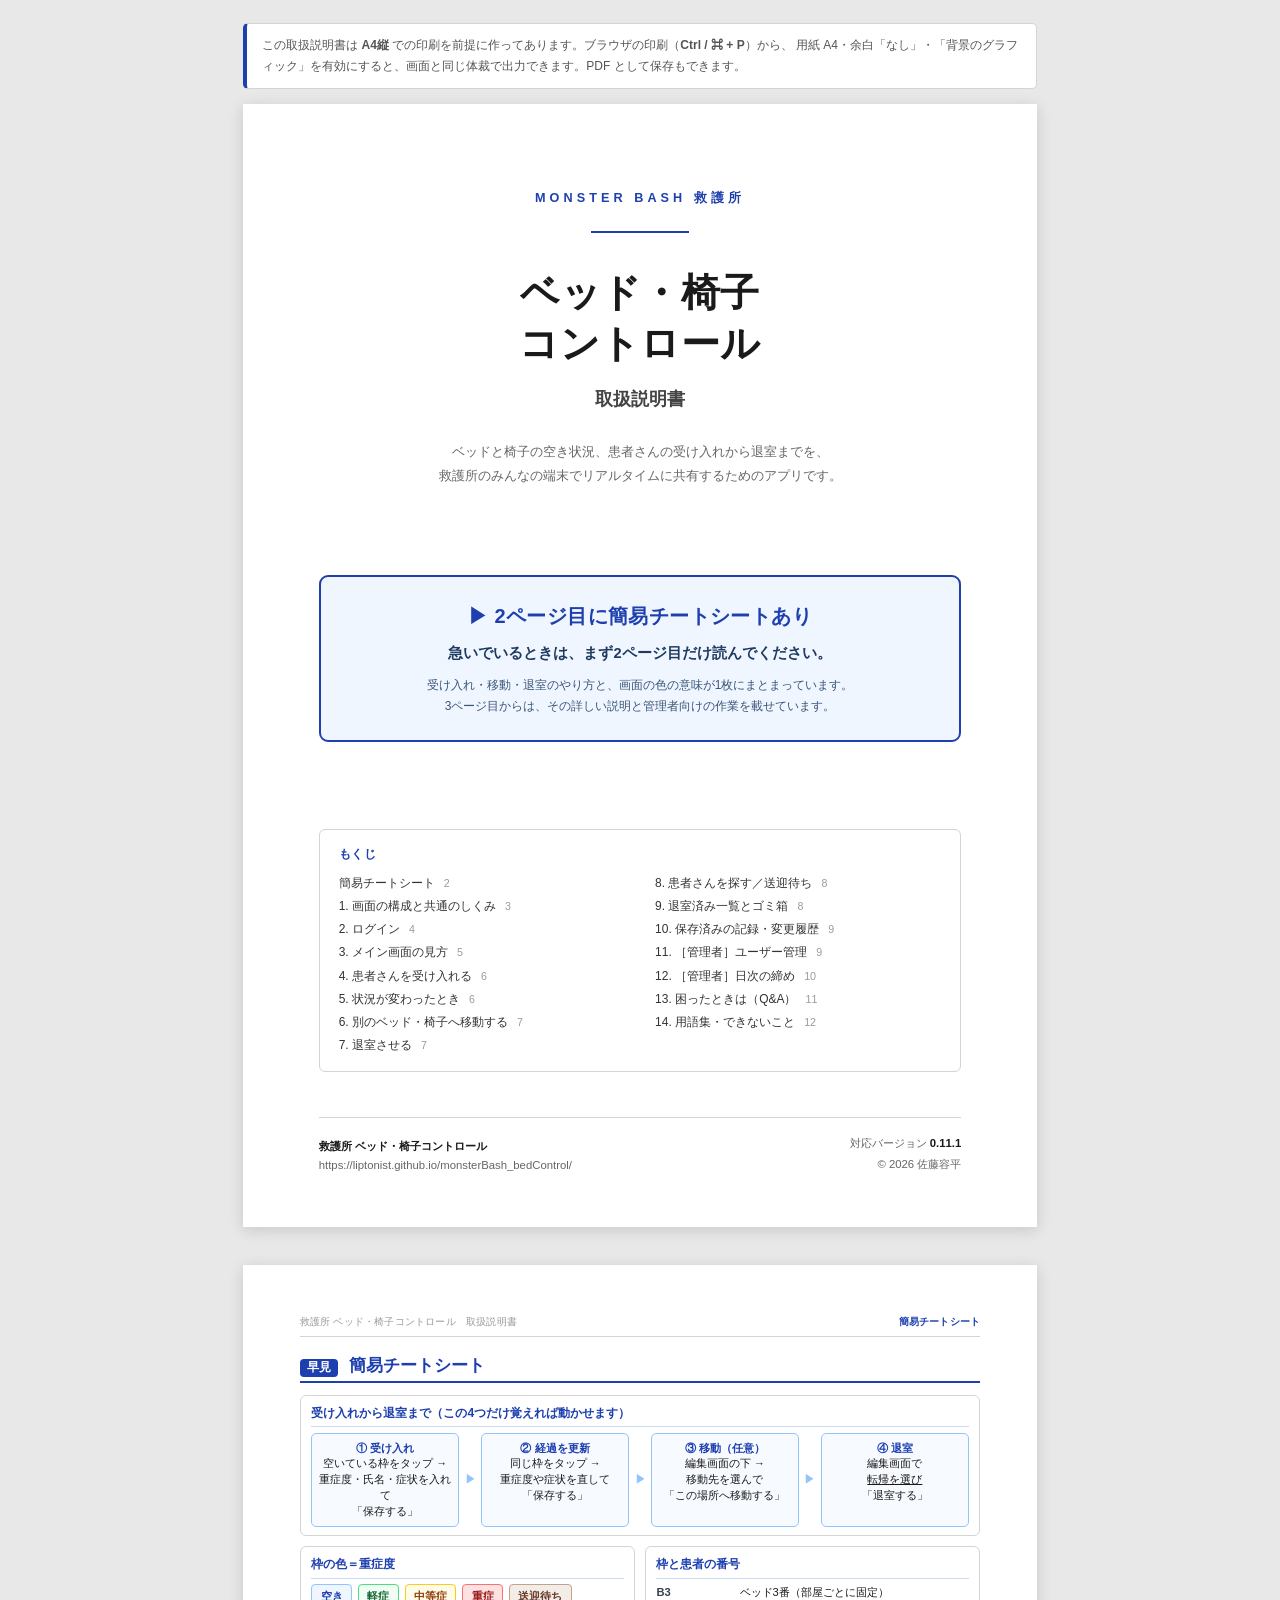
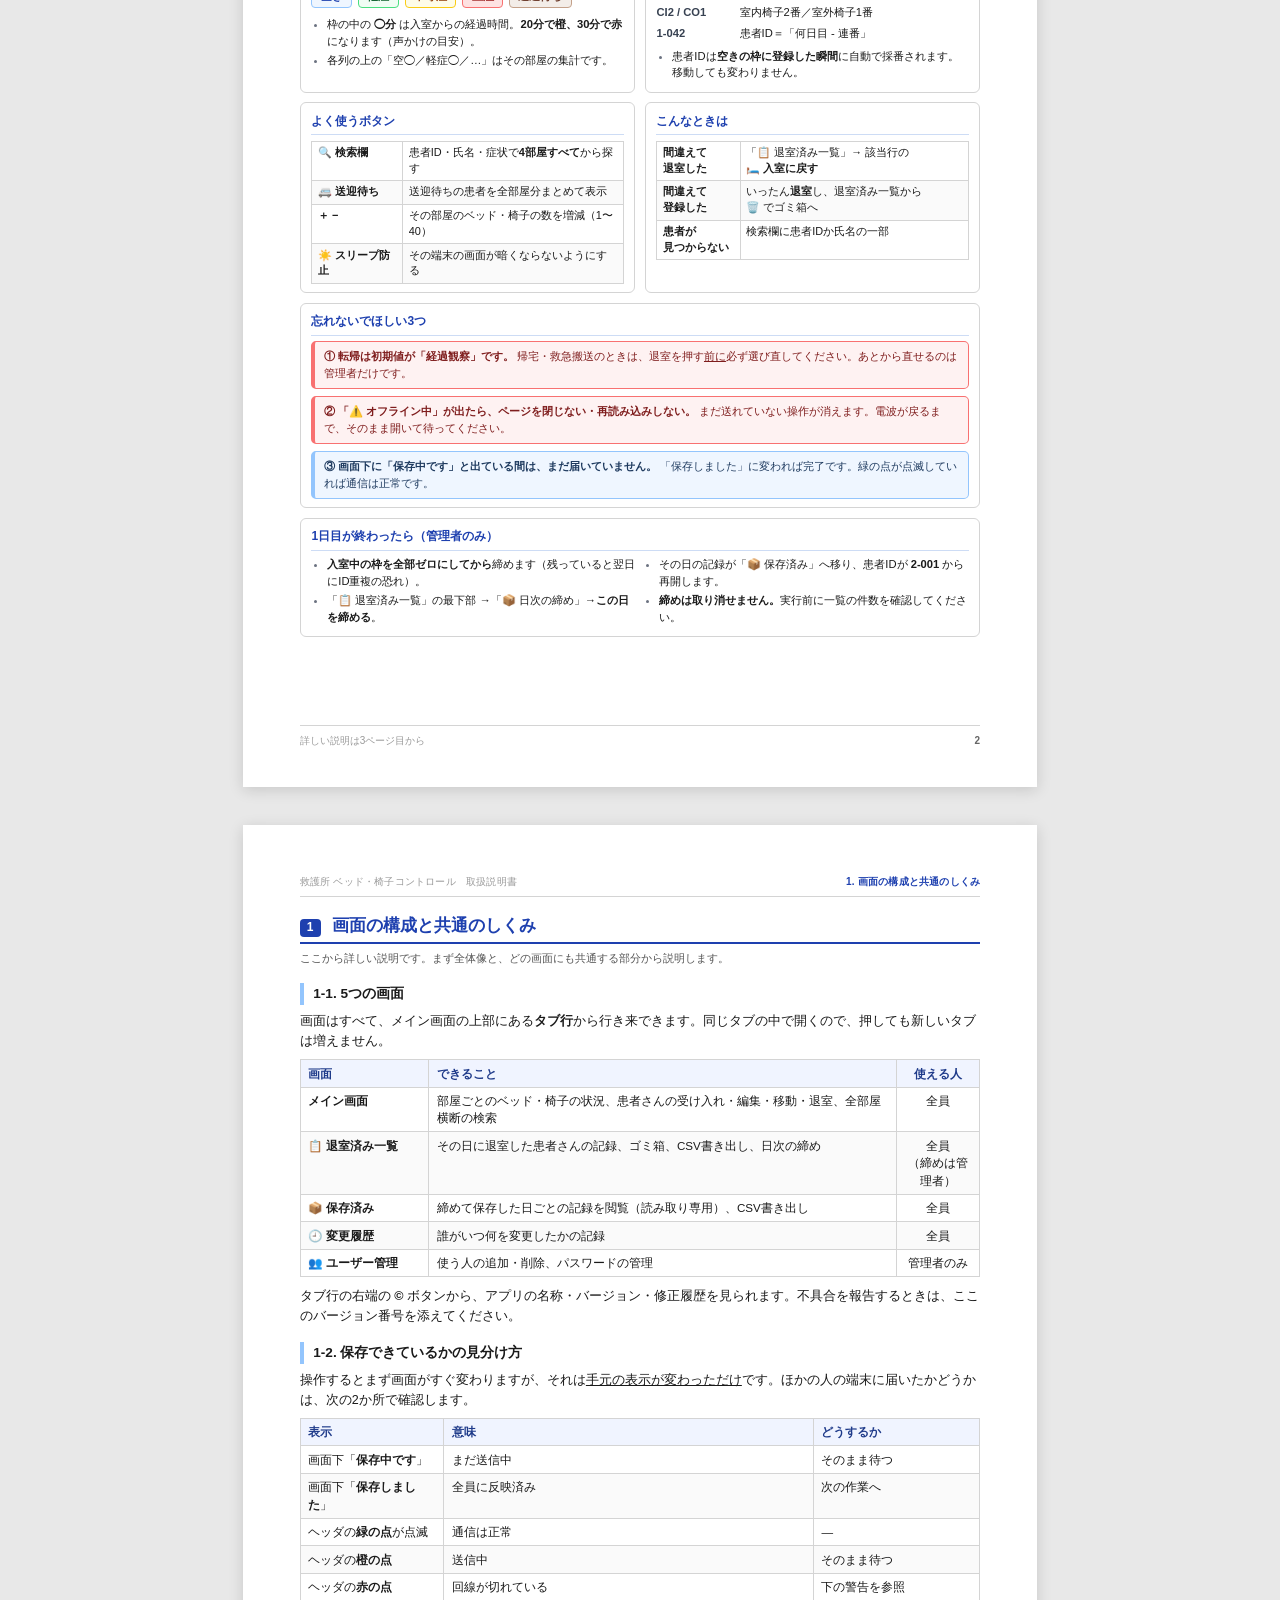
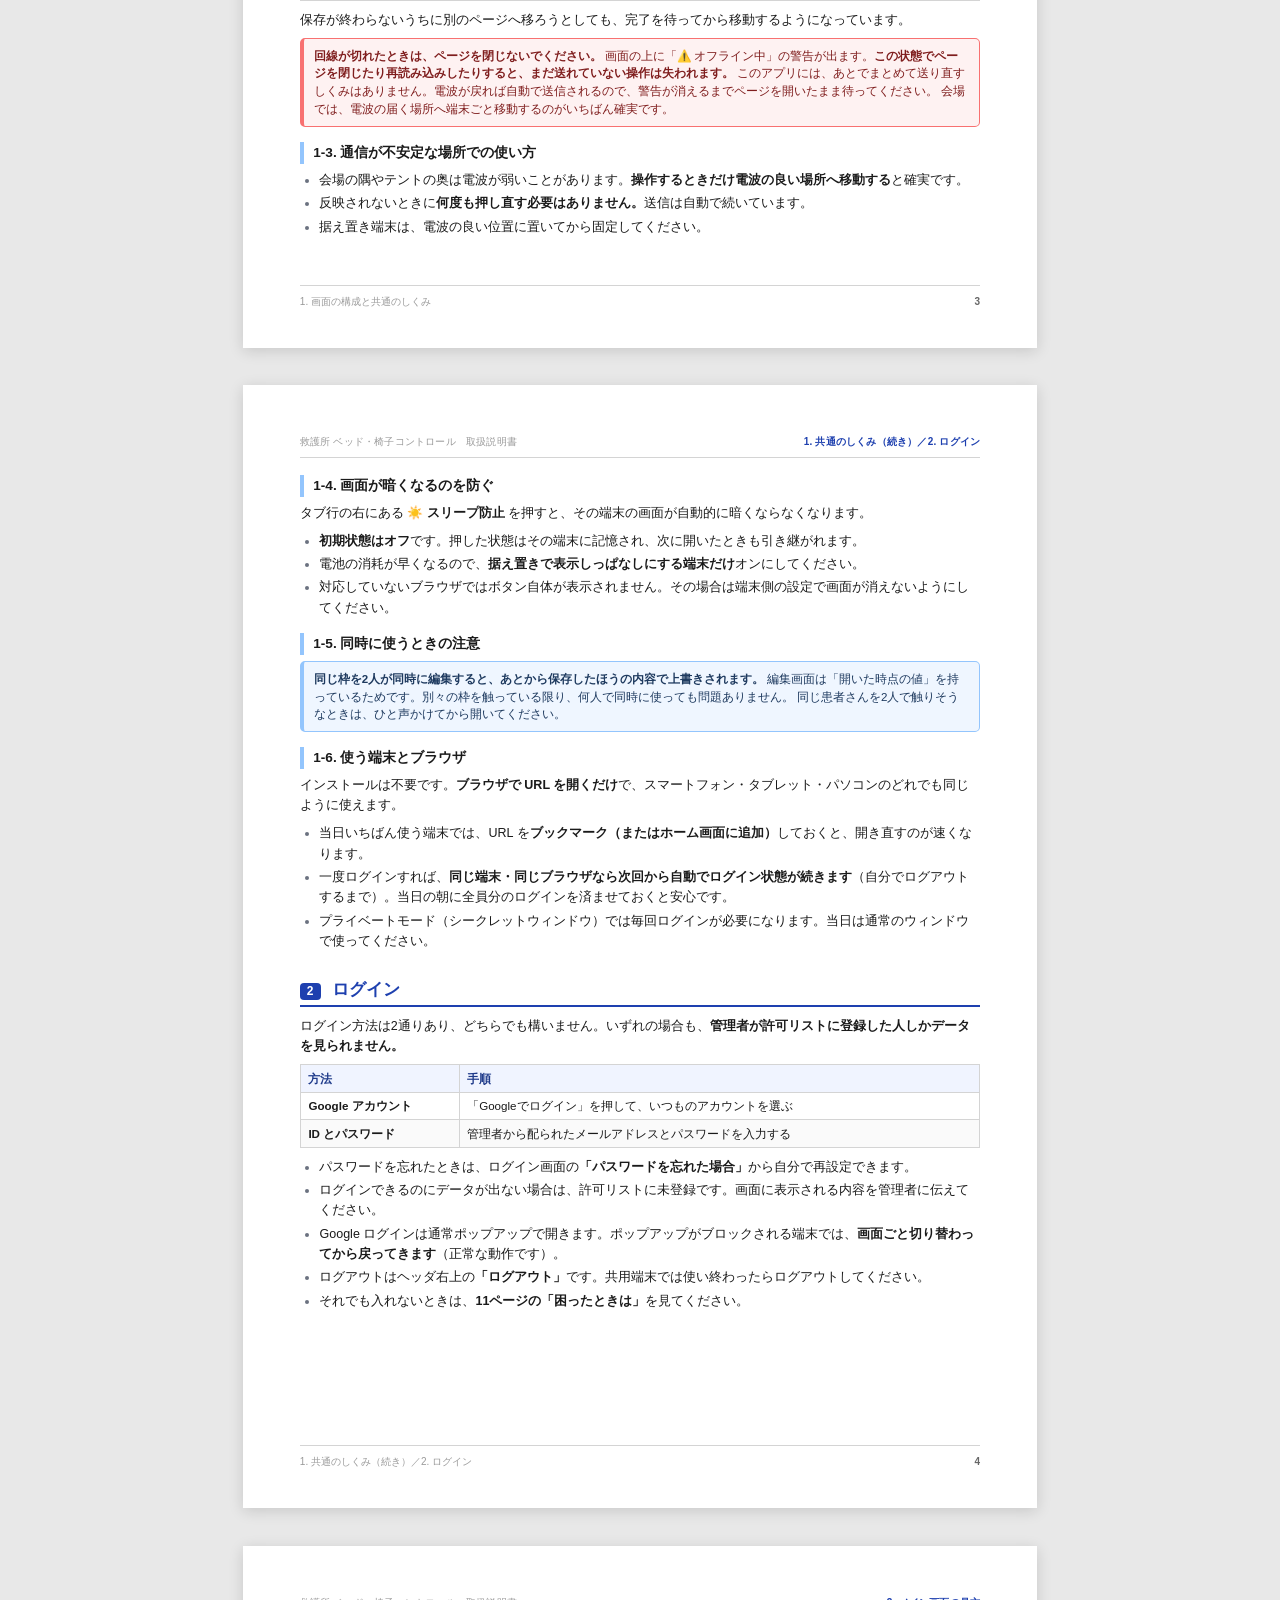
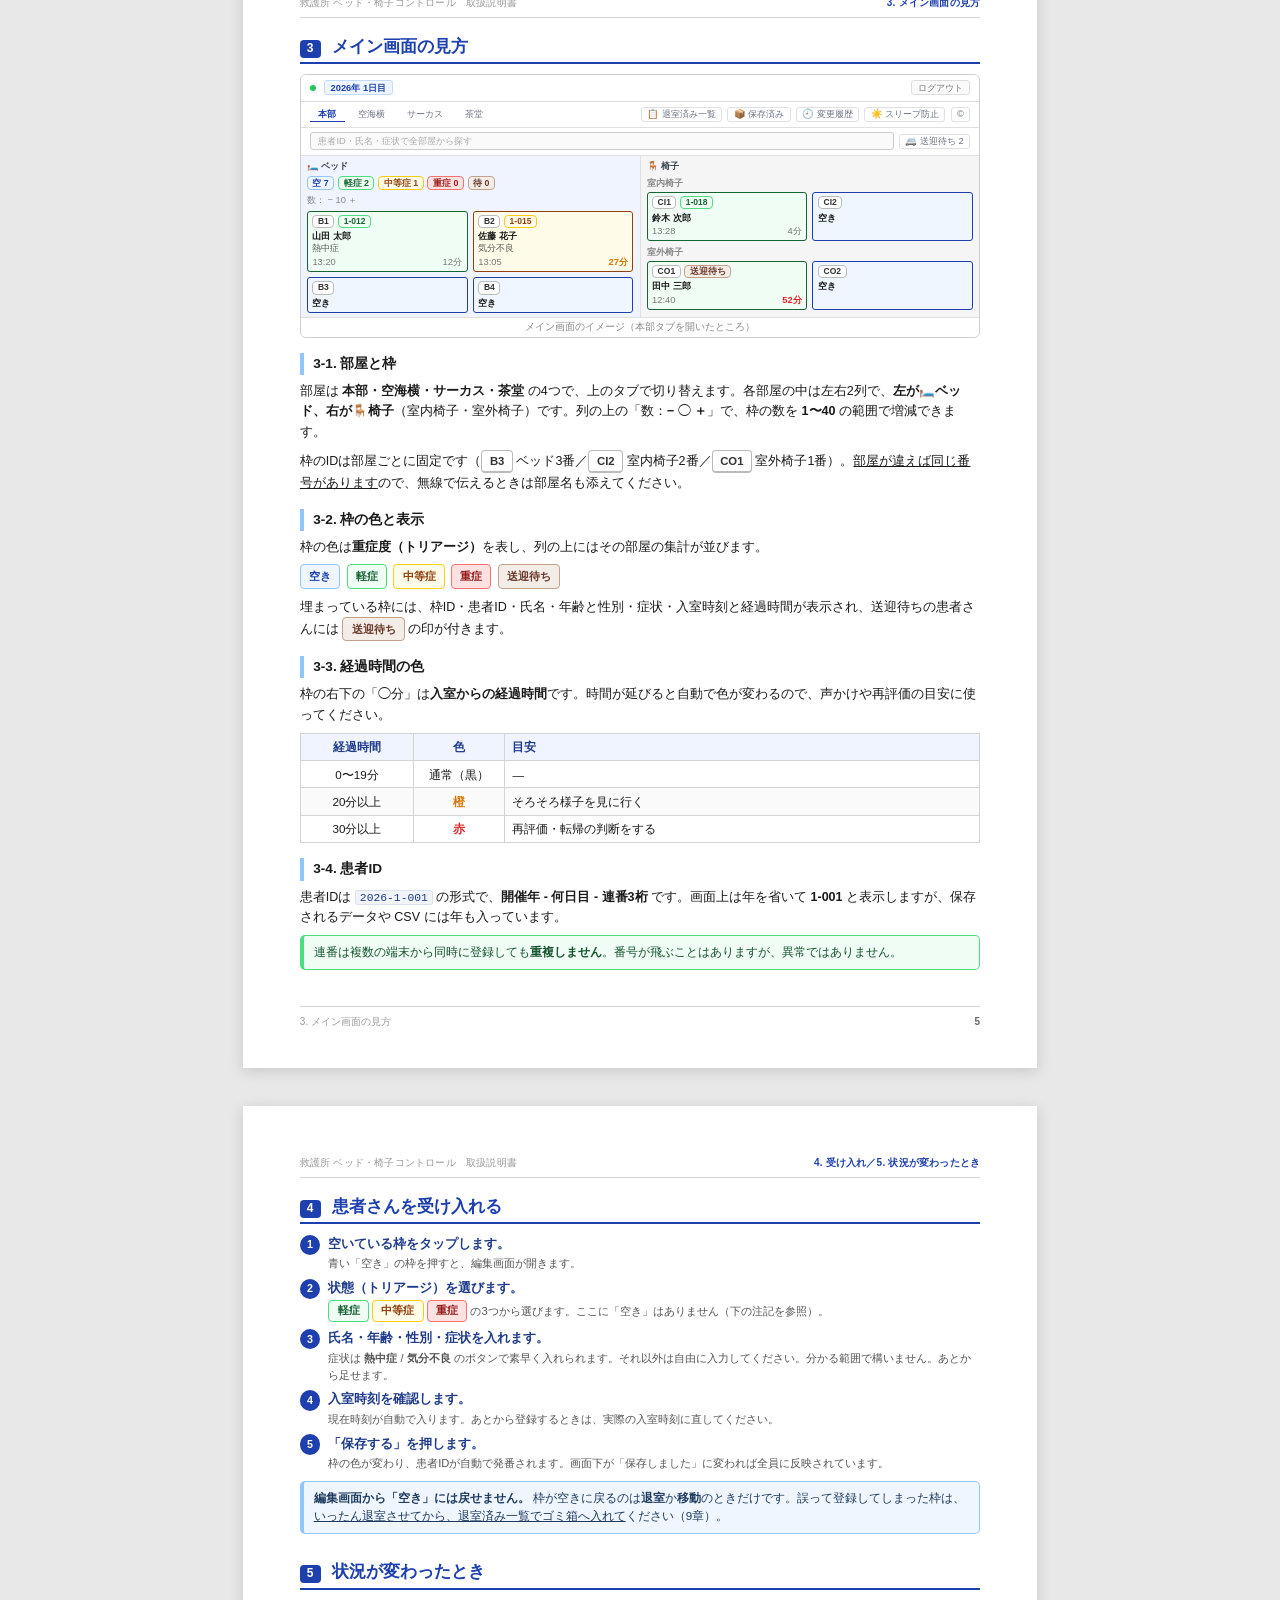
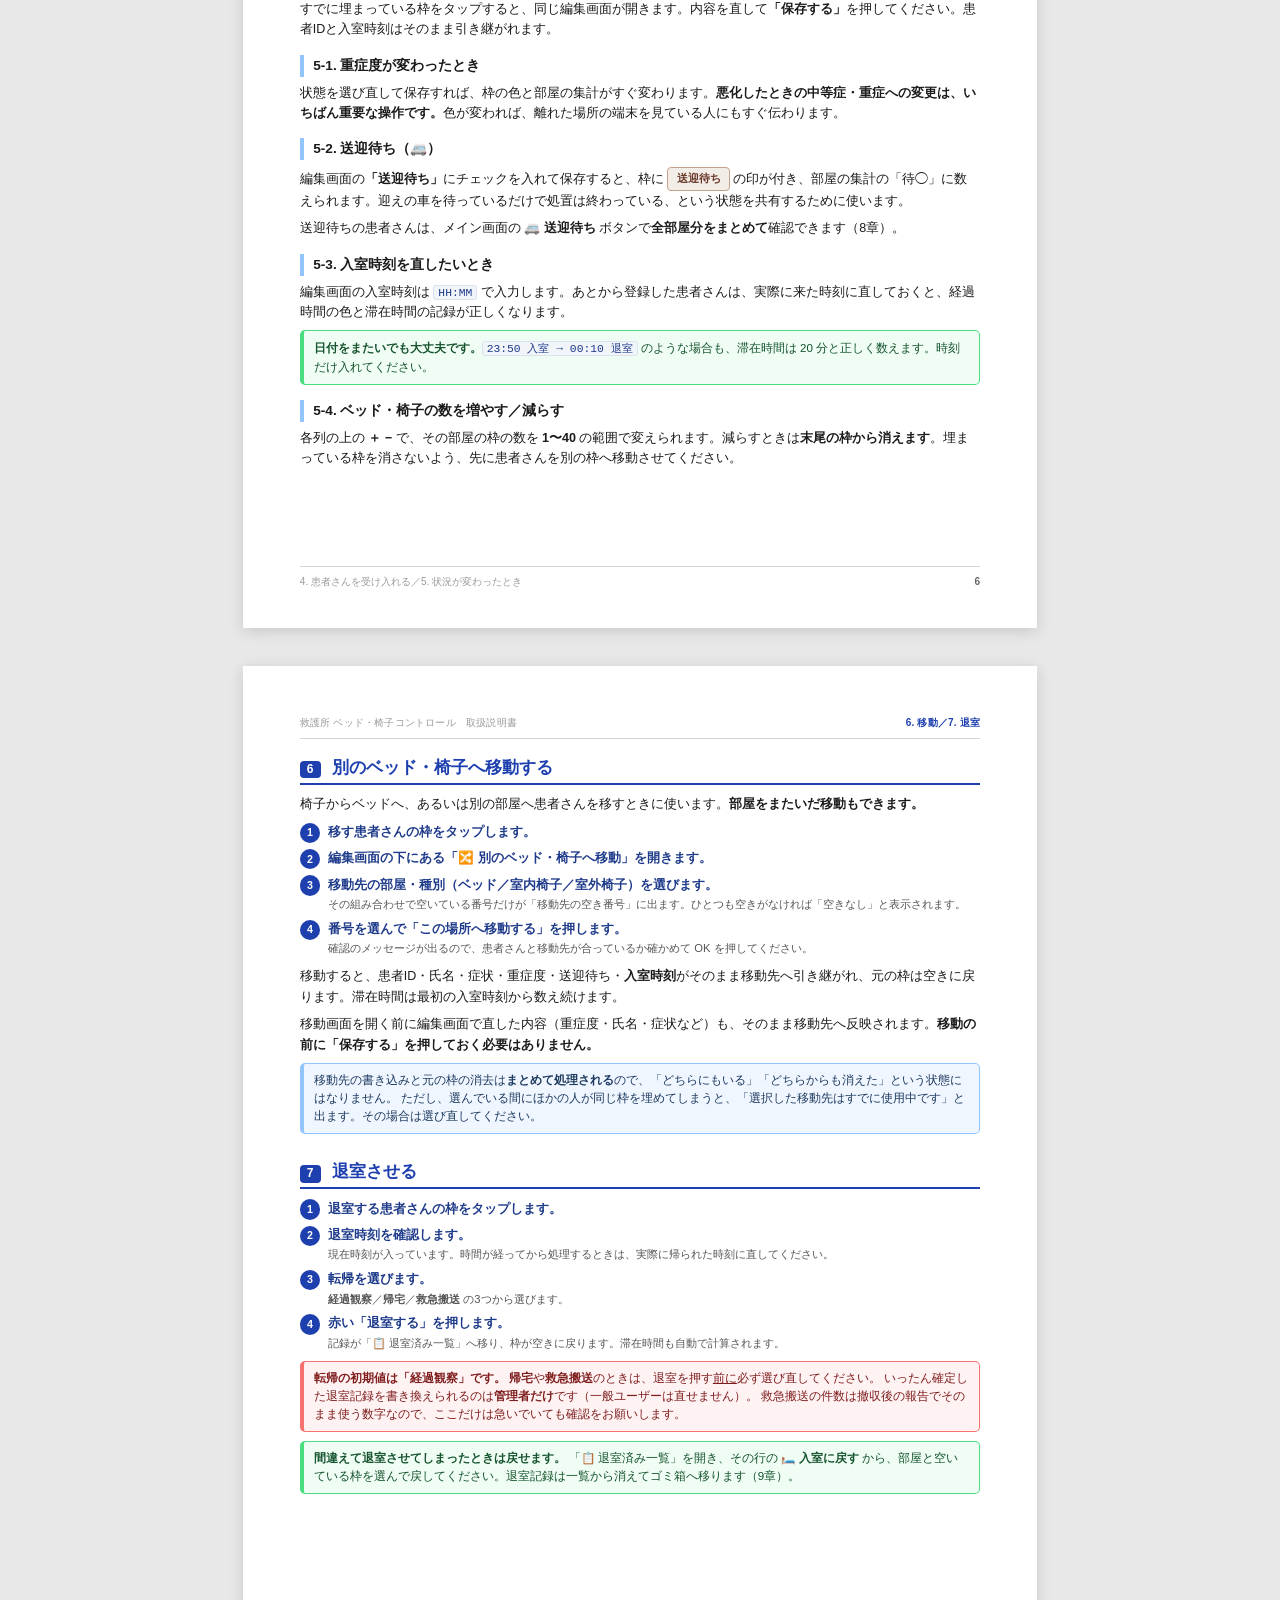
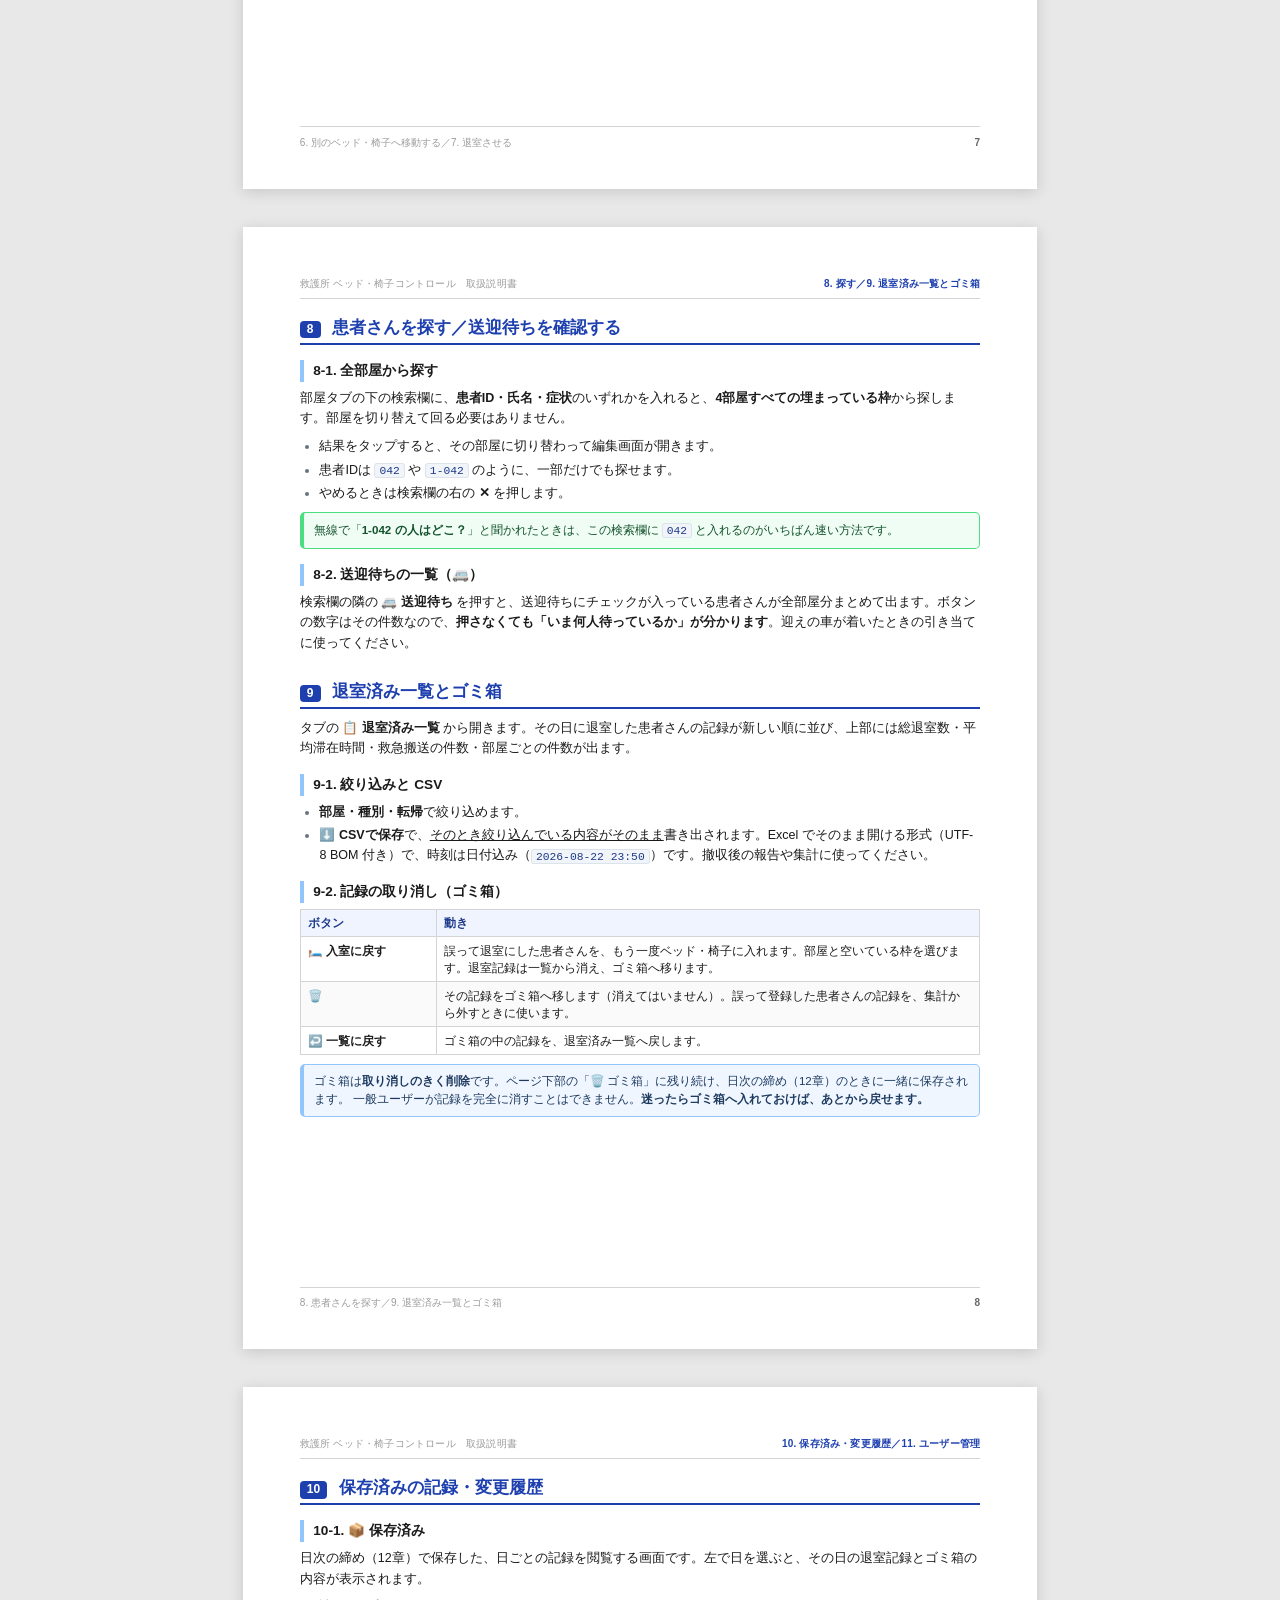
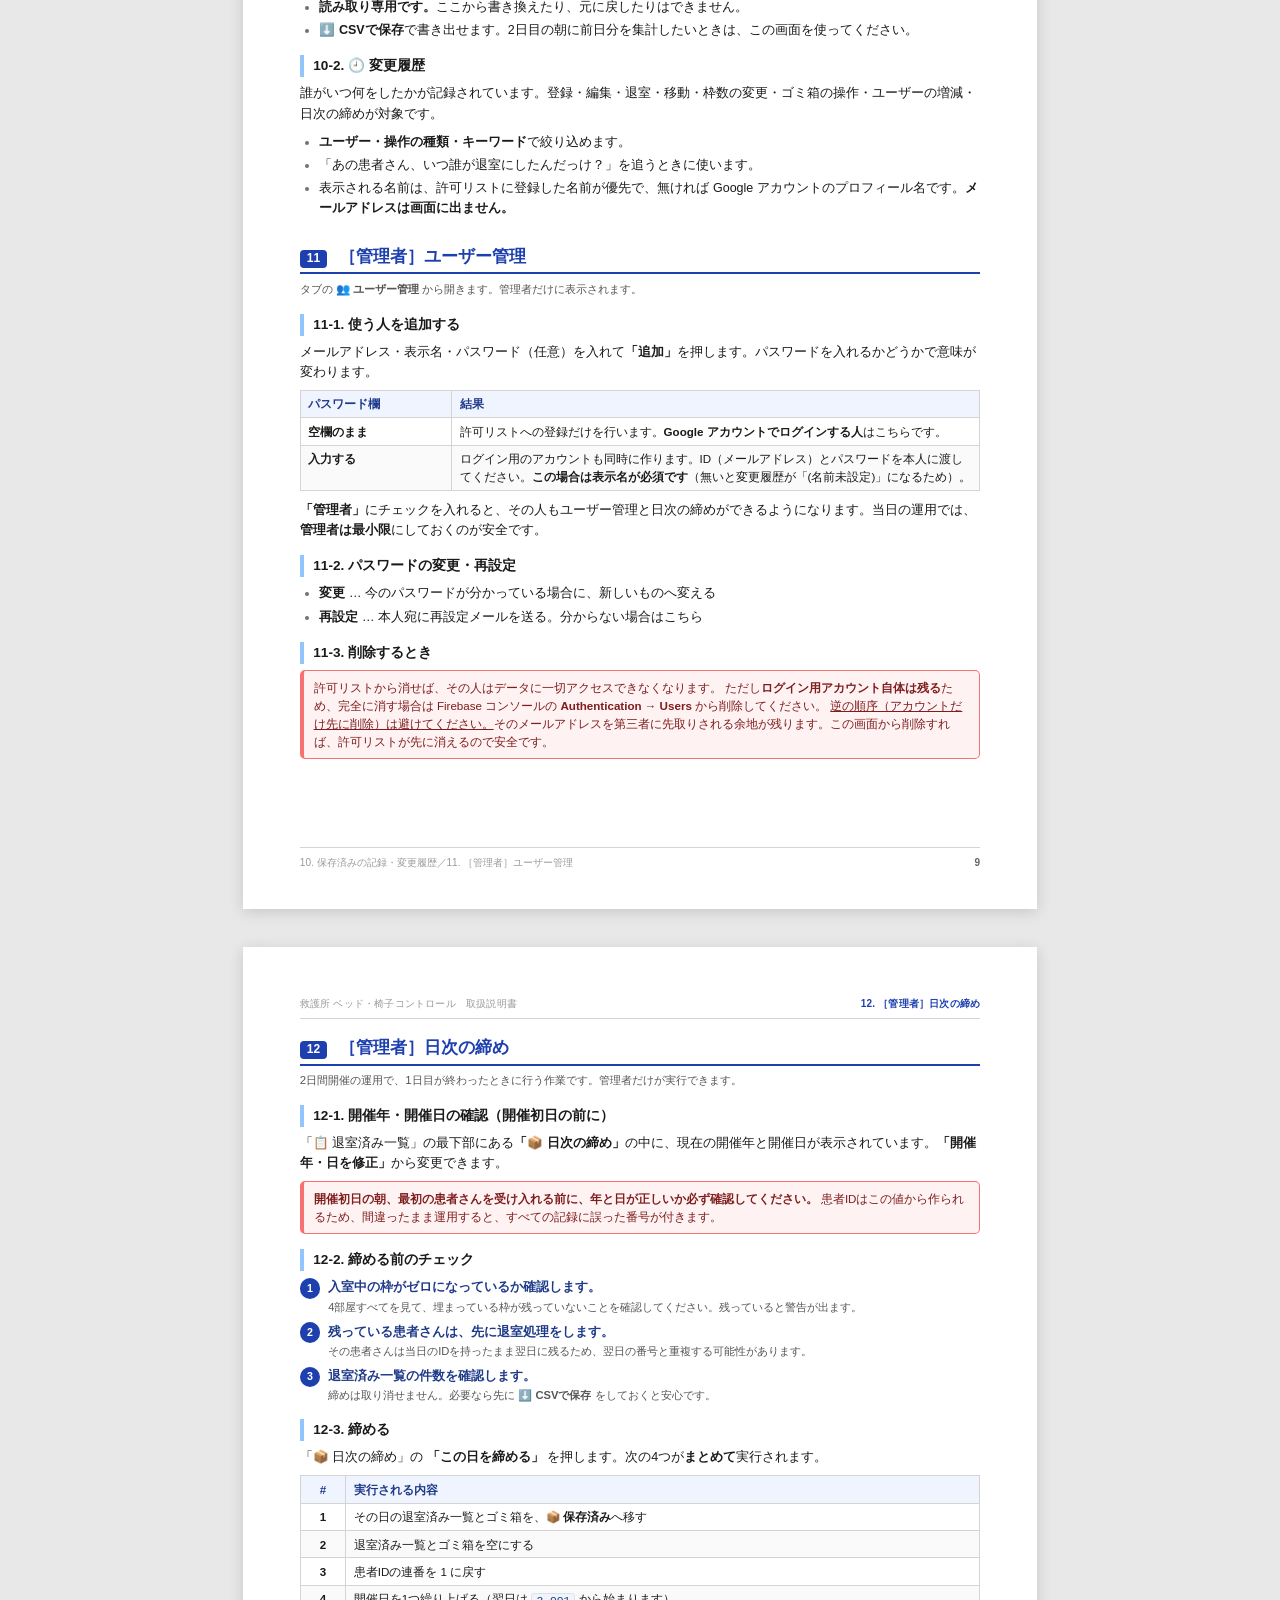
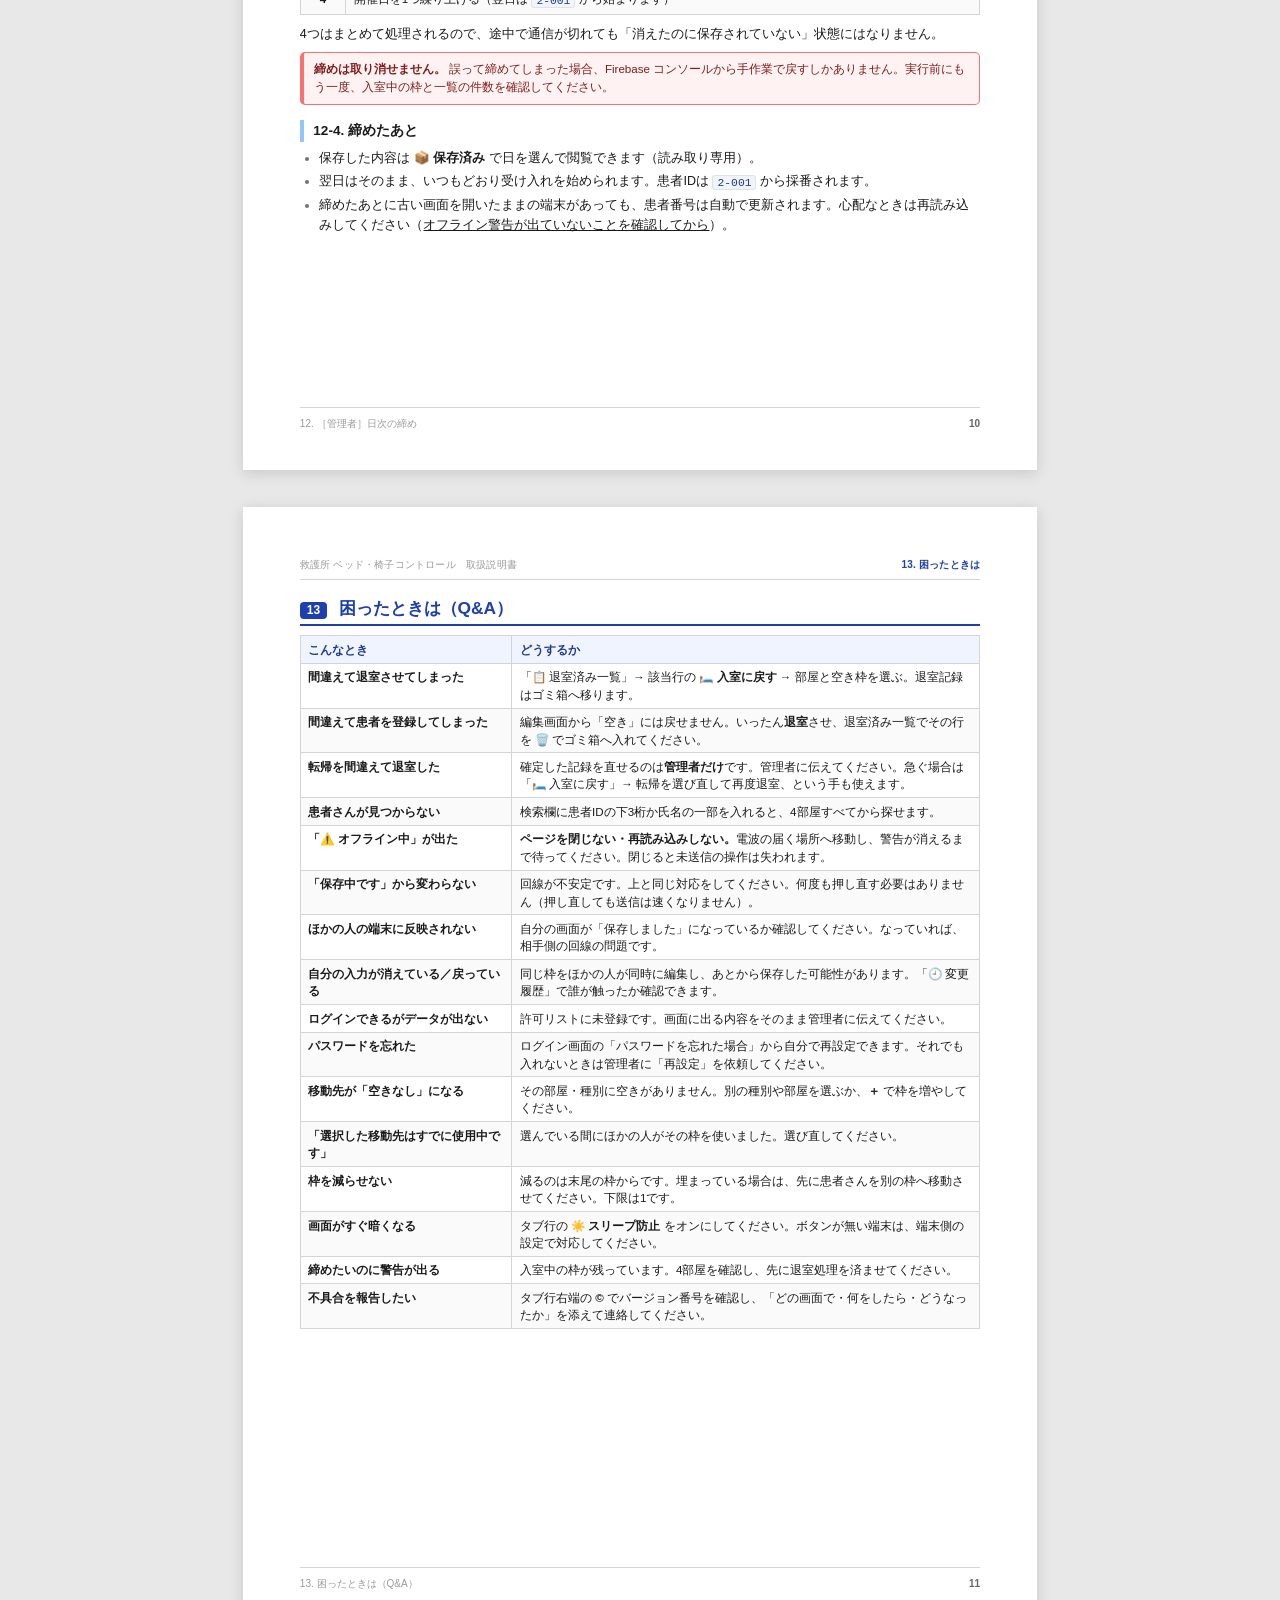
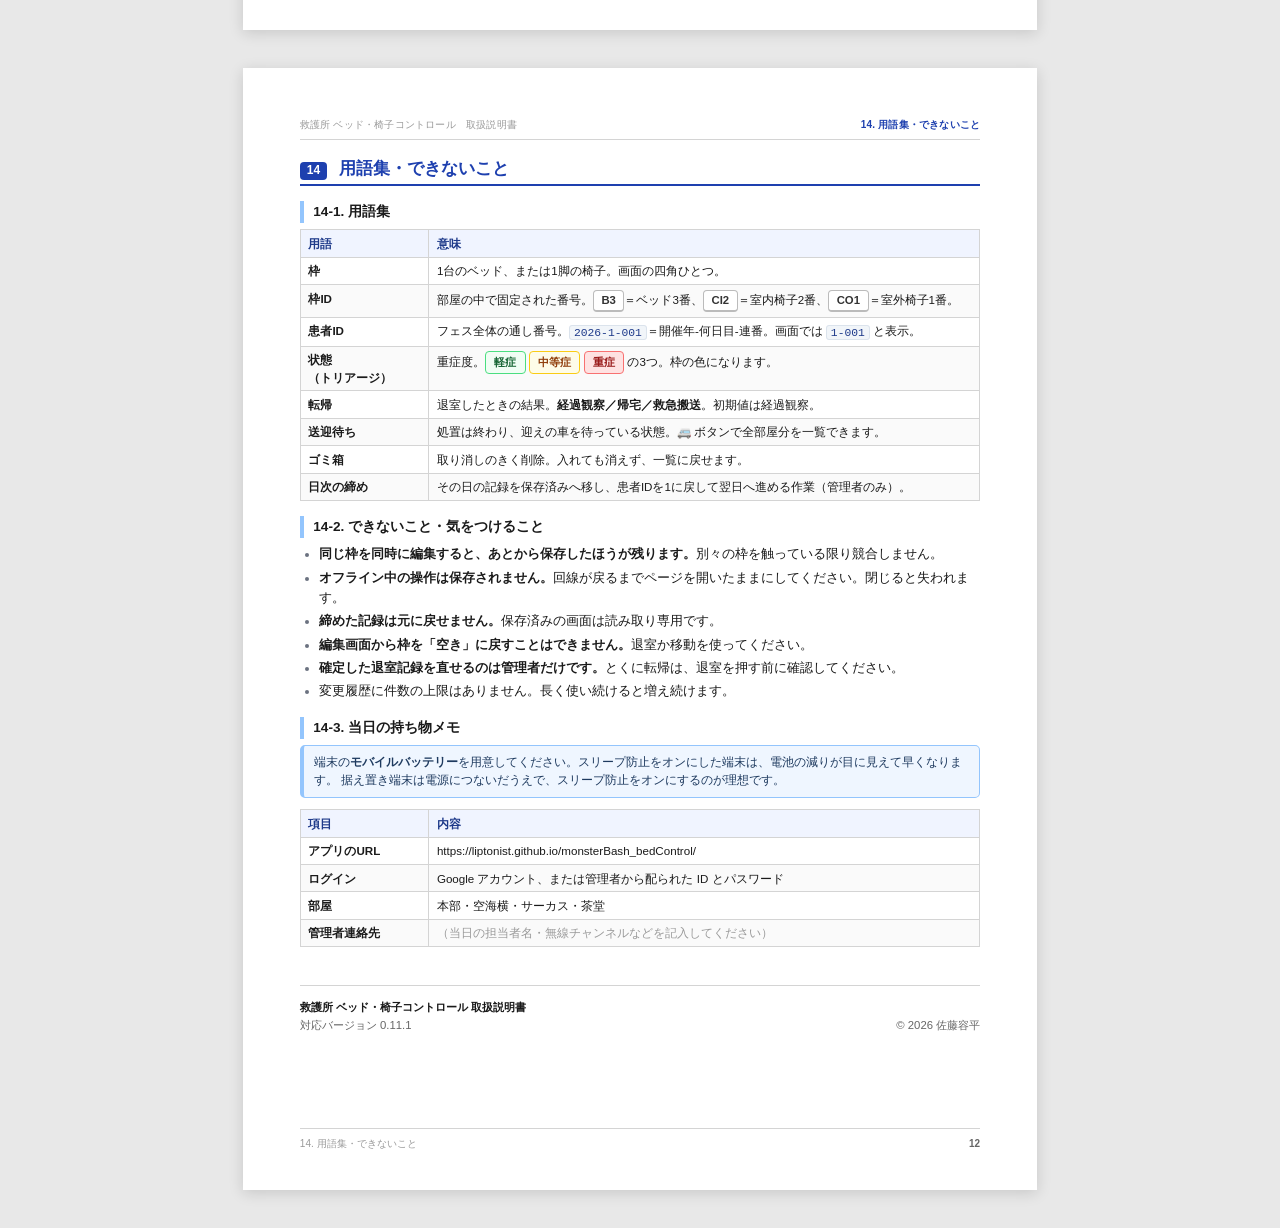
<file: manual.html>
<!DOCTYPE html>
<html lang="ja">
<head>
<meta charset="utf-8">
<meta name="viewport" content="width=device-width,initial-scale=1">
<title>取扱説明書 — 救護所 ベッド・椅子コントロール</title>
<style>
/* ============================================================
   救護所 ベッド・椅子コントロール 取扱説明書
   A4 縦・印刷対応（1つの .page = 印刷1ページ）
   ============================================================ */
@page { size: A4 portrait; margin: 0; }

*{box-sizing:border-box;margin:0;padding:0}
html{-webkit-text-size-adjust:100%}
body{
  font-family:-apple-system,BlinkMacSystemFont,'Hiragino Sans','Noto Sans JP',sans-serif;
  color:#1a1a1a;background:#e8e8e8;line-height:1.62;
  -webkit-font-smoothing:antialiased;
}

/* ── ページの器 ───────────────────────────── */
.page{
  width:210mm;min-height:297mm;background:#fff;margin:0 auto 10mm;
  padding:13mm 15mm 10mm;position:relative;
  display:flex;flex-direction:column;
  box-shadow:0 3px 14px rgba(0,0,0,.14);
  font-size:9.4pt;
}
.page-body{flex:1}
.pfoot{
  margin-top:5mm;padding-top:2mm;border-top:.5pt solid #d4d4d4;
  display:flex;justify-content:space-between;align-items:baseline;
  font-size:7.5pt;color:#9a9a9a;
}
.pfoot .pno{font-weight:700;color:#666}
.phead{
  margin-bottom:4.5mm;padding-bottom:1.6mm;border-bottom:.5pt solid #d4d4d4;
  display:flex;justify-content:space-between;align-items:baseline;
  font-size:7.5pt;color:#9a9a9a;letter-spacing:.02em;
}
.phead b{color:#1e40af;font-weight:700}

/* ── 見出し ───────────────────────────────── */
h2{
  font-size:13pt;font-weight:700;color:#1e40af;line-height:1.3;
  margin:0 0 2.5mm;padding-bottom:1.2mm;border-bottom:1.6pt solid #1e40af;
  display:flex;align-items:baseline;gap:3mm;
}
h2 .num{
  font-size:9pt;background:#1e40af;color:#fff;border-radius:4px;
  padding:1px 7px;flex-shrink:0;
}
h2+.lead{color:#555;font-size:8.6pt;margin:-1mm 0 3mm}
h3{
  font-size:10.2pt;font-weight:700;color:#1a1a1a;margin:4mm 0 1.6mm;
  padding-left:2.5mm;border-left:3.5pt solid #93c5fd;
}
h3:first-child{margin-top:0}
h4{font-size:9pt;font-weight:700;color:#374151;margin:3mm 0 1.2mm}

p{margin:0 0 2mm}
ul,ol{margin:0 0 2.4mm;padding-left:5.2mm}
li{margin-bottom:.8mm}
li::marker{color:#6b7280}
strong{font-weight:700}
code{
  font-family:ui-monospace,SFMono-Regular,Menlo,Consolas,monospace;
  font-size:8.5pt;background:#f1f5f9;border:.5pt solid #dbe3ec;
  border-radius:3px;padding:.5px 4px;color:#1e3a8a;
}

/* ── 表 ───────────────────────────────────── */
table{width:100%;border-collapse:collapse;margin:0 0 2.4mm;font-size:8.7pt;line-height:1.5}
th,td{border:.5pt solid #d4d4d4;padding:1.2mm 2mm;text-align:left;vertical-align:top}
th{background:#f0f4ff;color:#1e3a8a;font-weight:700;white-space:nowrap}
td.c,th.c{text-align:center}
tbody tr:nth-child(even) td{background:#fafafa}

/* ── 注記ボックス ─────────────────────────── */
.note,.warn,.tip{
  border-radius:5px;padding:2mm 2.6mm;margin:0 0 2.4mm;font-size:8.7pt;line-height:1.55;
  border:.5pt solid;border-left-width:3.5pt;
}
.note{background:#eff6ff;border-color:#93c5fd;color:#1e3a5f}
.warn{background:#fef2f2;border-color:#f87171;color:#7f1d1d}
.tip {background:#f0fdf4;border-color:#4ade80;color:#14532d}
.note b,.warn b,.tip b{display:inline}

/* ── 状態チップ ───────────────────────────── */
.chip{
  display:inline-block;font-size:8.5pt;font-weight:700;border-radius:4px;
  padding:.5mm 2.2mm;border:.5pt solid;white-space:nowrap;
}
.c-empty {background:#eff6ff;border-color:#93c5fd;color:#1e40af}
.c-green {background:#f0fdf4;border-color:#4ade80;color:#166534}
.c-yellow{background:#fefce8;border-color:#facc15;color:#92400e}
.c-red   {background:#fee2e2;border-color:#f87171;color:#991b1b}
.c-wait  {background:#f3ede8;border-color:#c4a18a;color:#6b3a2a}
.c-key{
  display:inline-block;font-size:8.5pt;font-weight:700;background:#fff;
  border:.5pt solid #bbb;border-bottom-width:1.5pt;border-radius:4px;
  padding:.3mm 2mm;white-space:nowrap;color:#333;
}

/* ── 手順ステップ ─────────────────────────── */
.steps{list-style:none;padding:0;margin:0 0 2.4mm;counter-reset:st}
.steps>li{
  position:relative;padding-left:7.5mm;margin-bottom:1.6mm;counter-increment:st;
}
.steps>li::before{
  content:counter(st);position:absolute;left:0;top:.2mm;
  width:5.4mm;height:5.4mm;border-radius:50%;background:#1e40af;color:#fff;
  font-size:8pt;font-weight:700;display:flex;align-items:center;justify-content:center;
}
.steps>li>b{color:#1e3a8a}
.steps .sub{font-size:8.4pt;color:#555;display:block;margin-top:.3mm;line-height:1.5}

/* ── 表紙 ─────────────────────────────────── */
.cover{justify-content:space-between;padding:22mm 20mm 14mm}
.cover-top{text-align:center}
.cover-eyebrow{
  font-size:9.5pt;letter-spacing:.32em;color:#1e40af;font-weight:700;
  margin-bottom:6mm;
}
.cover-rule{width:26mm;height:2pt;background:#1e40af;margin:0 auto 9mm}
.cover-title{font-size:29pt;font-weight:800;line-height:1.32;letter-spacing:.01em}
.cover-sub{font-size:13.5pt;font-weight:600;color:#444;margin-top:4mm}
.cover-desc{font-size:9.5pt;color:#666;margin-top:7mm;line-height:1.9}

.cheat-callout{
  border:2.2pt solid #1e40af;border-radius:9px;background:#eff6ff;
  padding:6mm 7mm;margin:11mm 0;text-align:center;
}
.cheat-callout .cc-mark{font-size:15pt;font-weight:800;color:#1e40af;letter-spacing:.02em}
.cheat-callout .cc-lead{font-size:11pt;font-weight:700;margin-top:2.5mm;color:#1e3a5f}
.cheat-callout .cc-note{font-size:9pt;color:#3b5578;margin-top:2.5mm;line-height:1.75}

.toc{border:.5pt solid #d4d4d4;border-radius:6px;padding:4mm 5mm}
.toc-h{font-size:9pt;font-weight:700;color:#1e40af;margin-bottom:2.5mm;letter-spacing:.06em}
.toc ol{list-style:none;padding:0;margin:0;column-count:2;column-gap:8mm;font-size:9pt}
.toc li{margin-bottom:1mm;break-inside:avoid;color:#333}
.toc li span{color:#9a9a9a;font-size:8pt;margin-left:1.5mm}

.cover-meta{
  display:flex;justify-content:space-between;align-items:flex-end;
  border-top:.5pt solid #d4d4d4;padding-top:4mm;font-size:8.5pt;color:#666;
}
.cover-meta .cm-r{text-align:right;line-height:1.8}
.cover-meta b{color:#1a1a1a}

/* ── チートシート ─────────────────────────── */
.cheat h2{margin-bottom:3mm}
.cs-grid{display:grid;grid-template-columns:1fr 1fr;gap:2.6mm}
.cs-card{
  border:.5pt solid #d4d4d4;border-radius:6px;padding:2.2mm 2.8mm;
  break-inside:avoid;
}
.cs-card.full{grid-column:1/-1}
.cs-card .note,.cs-card .warn{font-size:8.4pt;line-height:1.5;padding:1.6mm 2.2mm}
.cs-h{
  font-size:9pt;font-weight:700;color:#1e40af;margin-bottom:1.4mm;
  padding-bottom:.8mm;border-bottom:.5pt solid #cddcf5;
}
.cs-card ul,.cs-card ol{margin:0;padding-left:4.2mm;font-size:8.4pt;line-height:1.5}
.cs-card li{margin-bottom:.6mm}
.cs-card table{font-size:8.2pt;margin:0;line-height:1.45}
.cs-card th,.cs-card td{padding:.9mm 1.5mm}
.cs-flow{
  display:flex;align-items:stretch;gap:0;font-size:8.2pt;text-align:center;
}
.cs-flow .fs{
  flex:1;border:.5pt solid #93c5fd;background:#f7faff;border-radius:5px;
  padding:1.6mm 1.2mm;line-height:1.45;
}
.cs-flow .fs b{display:block;font-size:8.6pt;color:#1e40af}
.cs-flow .fa{
  display:flex;align-items:center;color:#93c5fd;font-weight:700;padding:0 1.5mm;
}
.kv{font-size:8.4pt;line-height:1.5}
.kv div{display:flex;gap:2mm;margin-bottom:1mm}
.kv span:first-child{flex:0 0 20mm;font-weight:700;color:#374151}

/* ── 画面表示（色の見本） ─────────────────── */
.legend{display:flex;flex-wrap:wrap;gap:1.6mm;margin-bottom:2.2mm}

/* ── メイン画面のイメージ図 ───────────────── */
.mock{
  border:.5pt solid #cfcfcf;border-radius:6px;overflow:hidden;
  background:#f5f5f5;margin:0 0 3mm;font-size:7pt;line-height:1.3;
}
.mock .mk-grow{flex:1}
.mk-hdr{display:flex;align-items:center;gap:2mm;background:#fff;padding:1.4mm 2.4mm;border-bottom:.5pt solid #e0e0e0}
.mk-dot{width:1.6mm;height:1.6mm;border-radius:50%;background:#22c55e;flex-shrink:0}
.mk-fest{color:#1e40af;background:#eff6ff;border:.5pt solid #bfdbfe;border-radius:3px;padding:.2mm 1.6mm;font-weight:700}
.mk-btn{border:.5pt solid #ddd;border-radius:3px;padding:.2mm 1.6mm;color:#777;background:#fafafa}
.mk-tabs,.mk-q{display:flex;align-items:center;gap:1.4mm;background:#fff;padding:1.2mm 2.4mm;border-bottom:.5pt solid #e0e0e0}
.mk-tab{padding:.4mm 2.2mm;color:#6b7280;border-bottom:1.2pt solid transparent}
.mk-tab.on{color:#1e40af;font-weight:700;border-bottom-color:#1e40af}
.mk-link{border:.5pt solid #e0e0e0;border-radius:3px;padding:.2mm 1.4mm;color:#6b7280;background:#fff;white-space:nowrap}
.mk-qin{flex:1;border:.5pt solid #ccc;border-radius:3px;padding:.5mm 2mm;color:#aaa;background:#fafafa}
.mk-cols{display:flex}
.mk-col{flex:1;padding:1.2mm 1.6mm;min-width:0}
.mk-col-l{background:#f0f4ff;border-right:.5pt solid #e0e0e0}
.mk-colh{font-weight:700;color:#374151;margin-bottom:1mm}
.mk-stats{display:flex;flex-wrap:wrap;gap:1mm;margin-bottom:1mm}
.mk-stats .chip{font-size:6.6pt;padding:.1mm 1.2mm}
.mk-ctrl{color:#888;margin-bottom:1.2mm}
.mk-sub{color:#888;font-weight:700;margin:1.2mm 0 .8mm}
.mk-grid{display:grid;grid-template-columns:1fr 1fr;gap:1.4mm}
.mk-item{border:.5pt solid;border-radius:3px;padding:.8mm 1.2mm;min-height:6.5mm}
.mk-ids{display:flex;gap:1mm;align-items:center;margin-bottom:.6mm}
.mk-ids .c-key,.mk-ids .chip{font-size:6.4pt;padding:0 1.2mm;border-bottom-width:.5pt}
.mk-nm{font-weight:700;color:#1a1a1a}
.mk-sm{color:#555}
.mk-tm{display:flex;justify-content:space-between;color:#777;margin-top:.4mm}
.mk-tm .mk-w{color:#d97706;font-weight:700}
.mk-tm .mk-d{color:#dc2626;font-weight:700}
.mk-cap{
  background:#fff;border-top:.5pt solid #e0e0e0;color:#888;
  padding:.8mm 2.4mm;font-size:7.2pt;text-align:center;
}

/* ── 印刷 ─────────────────────────────────── */
@media print{
  body{background:#fff}
  .page{
    margin:0;box-shadow:none;width:210mm;height:297mm;min-height:auto;
    break-after:page;page-break-after:always;overflow:hidden;
  }
  .page:last-child{break-after:auto;page-break-after:auto}
  .screen-only{display:none !important}
}

/* ── 画面で見るときの案内 ─────────────────── */
.screen-only{
  width:210mm;margin:6mm auto 4mm;font-size:9pt;color:#555;
  background:#fff;border:.5pt solid #d4d4d4;border-left:3.5pt solid #1e40af;
  border-radius:5px;padding:3mm 4mm;line-height:1.75;
}
@media (max-width:220mm){
  .page,.screen-only{width:100%;min-height:auto}
  .page{padding:8mm 6mm}
  .cs-grid{grid-template-columns:1fr}
  .toc ol{column-count:1}
}
</style>
</head>
<body>

<div class="screen-only">
  この取扱説明書は <b>A4縦</b> での印刷を前提に作ってあります。ブラウザの印刷（<b>Ctrl / ⌘ + P</b>）から、
  用紙 A4・余白「なし」・「背景のグラフィック」を有効にすると、画面と同じ体裁で出力できます。PDF として保存もできます。
</div>


<!-- ══════════════════════════════════════════════════════════
     1ページ目 — 表紙
     ══════════════════════════════════════════════════════════ -->
<section class="page cover">
  <div class="cover-top">
    <div class="cover-eyebrow">MONSTER BASH 救護所</div>
    <div class="cover-rule"></div>
    <div class="cover-title">ベッド・椅子<br>コントロール</div>
    <div class="cover-sub">取扱説明書</div>
    <div class="cover-desc">
      ベッドと椅子の空き状況、患者さんの受け入れから退室までを、<br>
      救護所のみんなの端末でリアルタイムに共有するためのアプリです。
    </div>
  </div>

  <div class="cheat-callout">
    <div class="cc-mark">▶ 2ページ目に簡易チートシートあり</div>
    <div class="cc-lead">急いでいるときは、まず2ページ目だけ読んでください。</div>
    <div class="cc-note">
      受け入れ・移動・退室のやり方と、画面の色の意味が1枚にまとまっています。<br>
      3ページ目からは、その詳しい説明と管理者向けの作業を載せています。
    </div>
  </div>

  <div class="toc">
    <div class="toc-h">もくじ</div>
    <ol>
      <li>簡易チートシート <span>2</span></li>
      <li>1. 画面の構成と共通のしくみ <span>3</span></li>
      <li>2. ログイン <span>4</span></li>
      <li>3. メイン画面の見方 <span>5</span></li>
      <li>4. 患者さんを受け入れる <span>6</span></li>
      <li>5. 状況が変わったとき <span>6</span></li>
      <li>6. 別のベッド・椅子へ移動する <span>7</span></li>
      <li>7. 退室させる <span>7</span></li>
      <li>8. 患者さんを探す／送迎待ち <span>8</span></li>
      <li>9. 退室済み一覧とゴミ箱 <span>8</span></li>
      <li>10. 保存済みの記録・変更履歴 <span>9</span></li>
      <li>11. ［管理者］ユーザー管理 <span>9</span></li>
      <li>12. ［管理者］日次の締め <span>10</span></li>
      <li>13. 困ったときは（Q&amp;A） <span>11</span></li>
      <li>14. 用語集・できないこと <span>12</span></li>
    </ol>
  </div>

  <div class="cover-meta">
    <div>
      <b>救護所 ベッド・椅子コントロール</b><br>
      https://liptonist.github.io/monsterBash_bedControl/
    </div>
    <div class="cm-r">
      対応バージョン <b>0.11.1</b><br>
      © 2026 佐藤容平
    </div>
  </div>
</section>


<!-- ══════════════════════════════════════════════════════════
     2ページ目 — 簡易チートシート
     ══════════════════════════════════════════════════════════ -->
<section class="page cheat">
  <div class="phead"><span>救護所 ベッド・椅子コントロール　取扱説明書</span><span><b>簡易チートシート</b></span></div>
  <div class="page-body">
    <h2><span class="num">早見</span>簡易チートシート</h2>

    <div class="cs-grid">

      <div class="cs-card full">
        <div class="cs-h">受け入れから退室まで（この4つだけ覚えれば動かせます）</div>
        <div class="cs-flow">
          <div class="fs"><b>① 受け入れ</b>空いている枠をタップ →<br>重症度・氏名・症状を入れて<br>「保存する」</div>
          <div class="fa">▶</div>
          <div class="fs"><b>② 経過を更新</b>同じ枠をタップ →<br>重症度や症状を直して<br>「保存する」</div>
          <div class="fa">▶</div>
          <div class="fs"><b>③ 移動（任意）</b>編集画面の下 →<br>移動先を選んで<br>「この場所へ移動する」</div>
          <div class="fa">▶</div>
          <div class="fs"><b>④ 退室</b>編集画面で<br><u>転帰を選び</u><br>「退室する」</div>
        </div>
      </div>

      <div class="cs-card">
        <div class="cs-h">枠の色＝重症度</div>
        <div class="legend">
          <span class="chip c-empty">空き</span>
          <span class="chip c-green">軽症</span>
          <span class="chip c-yellow">中等症</span>
          <span class="chip c-red">重症</span>
          <span class="chip c-wait">送迎待ち</span>
        </div>
        <ul>
          <li>枠の中の <b>◯分</b> は入室からの経過時間。<b>20分で橙、30分で赤</b>になります（声かけの目安）。</li>
          <li>各列の上の「空◯／軽症◯／…」はその部屋の集計です。</li>
        </ul>
      </div>

      <div class="cs-card">
        <div class="cs-h">枠と患者の番号</div>
        <div class="kv">
          <div><span>B3</span><span>ベッド3番（部屋ごとに固定）</span></div>
          <div><span>CI2 / CO1</span><span>室内椅子2番／室外椅子1番</span></div>
          <div><span>1-042</span><span>患者ID＝「何日目 - 連番」</span></div>
        </div>
        <ul style="margin-top:1.5mm">
          <li>患者IDは<b>空きの枠に登録した瞬間</b>に自動で採番されます。移動しても変わりません。</li>
        </ul>
      </div>

      <div class="cs-card">
        <div class="cs-h">よく使うボタン</div>
        <table>
          <tr><td style="width:24mm"><b>🔍 検索欄</b></td><td>患者ID・氏名・症状で<b>4部屋すべて</b>から探す</td></tr>
          <tr><td><b>🚐 送迎待ち</b></td><td>送迎待ちの患者を全部屋分まとめて表示</td></tr>
          <tr><td><b>＋ −</b></td><td>その部屋のベッド・椅子の数を増減（1〜40）</td></tr>
          <tr><td><b>☀️ スリープ防止</b></td><td>その端末の画面が暗くならないようにする</td></tr>
        </table>
      </div>

      <div class="cs-card">
        <div class="cs-h">こんなときは</div>
        <table>
          <tr><td style="width:22mm"><b>間違えて<br>退室した</b></td><td>「📋 退室済み一覧」→ 該当行の<br><b>🛏️ 入室に戻す</b></td></tr>
          <tr><td><b>間違えて<br>登録した</b></td><td>いったん<b>退室</b>し、退室済み一覧から<br><b>🗑️</b> でゴミ箱へ</td></tr>
          <tr><td><b>患者が<br>見つからない</b></td><td>検索欄に患者IDか氏名の一部</td></tr>
        </table>
      </div>

      <div class="cs-card full">
        <div class="cs-h">忘れないでほしい3つ</div>
        <div class="warn" style="margin-bottom:2mm">
          <b>① 転帰は初期値が「経過観察」です。</b>
          帰宅・救急搬送のときは、退室を押す<u>前に</u>必ず選び直してください。あとから直せるのは管理者だけです。
        </div>
        <div class="warn" style="margin-bottom:2mm">
          <b>② 「⚠️ オフライン中」が出たら、ページを閉じない・再読み込みしない。</b>
          まだ送れていない操作が消えます。電波が戻るまで、そのまま開いて待ってください。
        </div>
        <div class="note" style="margin-bottom:0">
          <b>③ 画面下に「保存中です」と出ている間は、まだ届いていません。</b>
          「保存しました」に変われば完了です。緑の点が点滅していれば通信は正常です。
        </div>
      </div>

      <div class="cs-card full">
        <div class="cs-h">1日目が終わったら（管理者のみ）</div>
        <ul style="column-count:2;column-gap:6mm">
          <li><b>入室中の枠を全部ゼロにしてから</b>締めます（残っていると翌日にID重複の恐れ）。</li>
          <li>「📋 退室済み一覧」の最下部 →「📦 日次の締め」→<b>この日を締める</b>。</li>
          <li>その日の記録が「📦 保存済み」へ移り、患者IDが <b>2-001</b> から再開します。</li>
          <li><b>締めは取り消せません。</b>実行前に一覧の件数を確認してください。</li>
        </ul>
      </div>

    </div>
  </div>
  <div class="pfoot"><span>詳しい説明は3ページ目から</span><span class="pno">2</span></div>
</section>


<!-- ══════════════════════════════════════════════════════════
     3ページ目 — 画面の構成と共通のしくみ
     ══════════════════════════════════════════════════════════ -->
<section class="page">
  <div class="phead"><span>救護所 ベッド・椅子コントロール　取扱説明書</span><span><b>1. 画面の構成と共通のしくみ</b></span></div>
  <div class="page-body">
    <h2><span class="num">1</span>画面の構成と共通のしくみ</h2>
    <p class="lead">ここから詳しい説明です。まず全体像と、どの画面にも共通する部分から説明します。</p>

    <h3>1-1. 5つの画面</h3>
    <p>画面はすべて、メイン画面の上部にある<b>タブ行</b>から行き来できます。同じタブの中で開くので、押しても新しいタブは増えません。</p>
    <table>
      <thead><tr><th style="width:34mm">画面</th><th>できること</th><th class="c" style="width:22mm">使える人</th></tr></thead>
      <tbody>
        <tr><td><b>メイン画面</b></td><td>部屋ごとのベッド・椅子の状況、患者さんの受け入れ・編集・移動・退室、全部屋横断の検索</td><td class="c">全員</td></tr>
        <tr><td><b>📋 退室済み一覧</b></td><td>その日に退室した患者さんの記録、ゴミ箱、CSV書き出し、日次の締め</td><td class="c">全員<br>（締めは管理者）</td></tr>
        <tr><td><b>📦 保存済み</b></td><td>締めて保存した日ごとの記録を閲覧（読み取り専用）、CSV書き出し</td><td class="c">全員</td></tr>
        <tr><td><b>🕘 変更履歴</b></td><td>誰がいつ何を変更したかの記録</td><td class="c">全員</td></tr>
        <tr><td><b>👥 ユーザー管理</b></td><td>使う人の追加・削除、パスワードの管理</td><td class="c">管理者のみ</td></tr>
      </tbody>
    </table>
    <p>タブ行の右端の <b>©</b> ボタンから、アプリの名称・バージョン・修正履歴を見られます。不具合を報告するときは、ここのバージョン番号を添えてください。</p>

    <h3>1-2. 保存できているかの見分け方</h3>
    <p>操作するとまず画面がすぐ変わりますが、それは<u>手元の表示が変わっただけ</u>です。ほかの人の端末に届いたかどうかは、次の2か所で確認します。</p>
    <table>
      <thead><tr><th style="width:38mm">表示</th><th>意味</th><th style="width:44mm">どうするか</th></tr></thead>
      <tbody>
        <tr><td>画面下「<b>保存中です</b>」</td><td>まだ送信中</td><td>そのまま待つ</td></tr>
        <tr><td>画面下「<b>保存しました</b>」</td><td>全員に反映済み</td><td>次の作業へ</td></tr>
        <tr><td>ヘッダの<b>緑の点</b>が点滅</td><td>通信は正常</td><td>—</td></tr>
        <tr><td>ヘッダの<b>橙の点</b></td><td>送信中</td><td>そのまま待つ</td></tr>
        <tr><td>ヘッダの<b>赤の点</b></td><td>回線が切れている</td><td>下の警告を参照</td></tr>
      </tbody>
    </table>
    <p>保存が終わらないうちに別のページへ移ろうとしても、完了を待ってから移動するようになっています。</p>

    <div class="warn">
      <b>回線が切れたときは、ページを閉じないでください。</b>
      画面の上に「⚠️ オフライン中」の警告が出ます。<b>この状態でページを閉じたり再読み込みしたりすると、まだ送れていない操作は失われます。</b>
      このアプリには、あとでまとめて送り直すしくみはありません。電波が戻れば自動で送信されるので、警告が消えるまでページを開いたまま待ってください。
      会場では、電波の届く場所へ端末ごと移動するのがいちばん確実です。
    </div>

    <h3>1-3. 通信が不安定な場所での使い方</h3>
    <ul>
      <li>会場の隅やテントの奥は電波が弱いことがあります。<b>操作するときだけ電波の良い場所へ移動する</b>と確実です。</li>
      <li>反映されないときに<b>何度も押し直す必要はありません。</b>送信は自動で続いています。</li>
      <li>据え置き端末は、電波の良い位置に置いてから固定してください。</li>
    </ul>
  </div>
  <div class="pfoot"><span>1. 画面の構成と共通のしくみ</span><span class="pno">3</span></div>
</section>


<!-- ══════════════════════════════════════════════════════════
     4ページ目 — 共通のしくみ（続き）／ログイン
     ══════════════════════════════════════════════════════════ -->
<section class="page">
  <div class="phead"><span>救護所 ベッド・椅子コントロール　取扱説明書</span><span><b>1. 共通のしくみ（続き）／2. ログイン</b></span></div>
  <div class="page-body">
    <h3>1-4. 画面が暗くなるのを防ぐ</h3>
    <p>タブ行の右にある <b>☀️ スリープ防止</b> を押すと、その端末の画面が自動的に暗くならなくなります。</p>
    <ul>
      <li><b>初期状態はオフ</b>です。押した状態はその端末に記憶され、次に開いたときも引き継がれます。</li>
      <li>電池の消耗が早くなるので、<b>据え置きで表示しっぱなしにする端末だけ</b>オンにしてください。</li>
      <li>対応していないブラウザではボタン自体が表示されません。その場合は端末側の設定で画面が消えないようにしてください。</li>
    </ul>

    <h3>1-5. 同時に使うときの注意</h3>
    <div class="note">
      <b>同じ枠を2人が同時に編集すると、あとから保存したほうの内容で上書きされます。</b>
      編集画面は「開いた時点の値」を持っているためです。別々の枠を触っている限り、何人で同時に使っても問題ありません。
      同じ患者さんを2人で触りそうなときは、ひと声かけてから開いてください。
    </div>

    <h3>1-6. 使う端末とブラウザ</h3>
    <p>インストールは不要です。<b>ブラウザで URL を開くだけ</b>で、スマートフォン・タブレット・パソコンのどれでも同じように使えます。</p>
    <ul>
      <li>当日いちばん使う端末では、URL を<b>ブックマーク（またはホーム画面に追加）</b>しておくと、開き直すのが速くなります。</li>
      <li>一度ログインすれば、<b>同じ端末・同じブラウザなら次回から自動でログイン状態が続きます</b>（自分でログアウトするまで）。当日の朝に全員分のログインを済ませておくと安心です。</li>
      <li>プライベートモード（シークレットウィンドウ）では毎回ログインが必要になります。当日は通常のウィンドウで使ってください。</li>
    </ul>

    <h2 style="margin-top:7mm"><span class="num">2</span>ログイン</h2>

    <p>ログイン方法は2通りあり、どちらでも構いません。いずれの場合も、<b>管理者が許可リストに登録した人しかデータを見られません。</b></p>
    <table>
      <thead><tr><th style="width:42mm">方法</th><th>手順</th></tr></thead>
      <tbody>
        <tr><td><b>Google アカウント</b></td><td>「Googleでログイン」を押して、いつものアカウントを選ぶ</td></tr>
        <tr><td><b>ID とパスワード</b></td><td>管理者から配られたメールアドレスとパスワードを入力する</td></tr>
      </tbody>
    </table>
    <ul>
      <li>パスワードを忘れたときは、ログイン画面の<b>「パスワードを忘れた場合」</b>から自分で再設定できます。</li>
      <li>ログインできるのにデータが出ない場合は、許可リストに未登録です。画面に表示される内容を管理者に伝えてください。</li>
      <li>Google ログインは通常ポップアップで開きます。ポップアップがブロックされる端末では、<b>画面ごと切り替わってから戻ってきます</b>（正常な動作です）。</li>
      <li>ログアウトはヘッダ右上の<b>「ログアウト」</b>です。共用端末では使い終わったらログアウトしてください。</li>
      <li>それでも入れないときは、<b>11ページの「困ったときは」</b>を見てください。</li>
    </ul>

  </div>
  <div class="pfoot"><span>1. 共通のしくみ（続き）／2. ログイン</span><span class="pno">4</span></div>
</section>


<!-- ══════════════════════════════════════════════════════════
     5ページ目 — メイン画面の見方
     ══════════════════════════════════════════════════════════ -->
<section class="page">
  <div class="phead"><span>救護所 ベッド・椅子コントロール　取扱説明書</span><span><b>3. メイン画面の見方</b></span></div>
  <div class="page-body">
    <h2><span class="num">3</span>メイン画面の見方</h2>

    <div class="mock">
      <div class="mk-hdr"><span class="mk-dot"></span><span class="mk-fest">2026年 1日目</span><span class="mk-grow"></span><span class="mk-btn">ログアウト</span></div>
      <div class="mk-tabs">
        <span class="mk-tab on">本部</span><span class="mk-tab">空海横</span><span class="mk-tab">サーカス</span><span class="mk-tab">茶堂</span>
        <span class="mk-grow"></span>
        <span class="mk-link">📋 退室済み一覧</span><span class="mk-link">📦 保存済み</span><span class="mk-link">🕘 変更履歴</span><span class="mk-link">☀️ スリープ防止</span><span class="mk-link">©</span>
      </div>
      <div class="mk-q"><span class="mk-qin">患者ID・氏名・症状で全部屋から探す</span><span class="mk-link">🚐 送迎待ち 2</span></div>
      <div class="mk-cols">
        <div class="mk-col mk-col-l">
          <div class="mk-colh">🛏️ ベッド</div>
          <div class="mk-stats"><span class="chip c-empty">空 7</span><span class="chip c-green">軽症 2</span><span class="chip c-yellow">中等症 1</span><span class="chip c-red">重症 0</span><span class="chip c-wait">待 0</span></div>
          <div class="mk-ctrl">数： − 10 ＋</div>
          <div class="mk-grid">
            <div class="mk-item c-green"><div class="mk-ids"><span class="c-key">B1</span><span class="chip c-green">1-012</span></div><div class="mk-nm">山田 太郎</div><div class="mk-sm">熱中症</div><div class="mk-tm"><span>13:20</span><span>12分</span></div></div>
            <div class="mk-item c-yellow"><div class="mk-ids"><span class="c-key">B2</span><span class="chip c-yellow">1-015</span></div><div class="mk-nm">佐藤 花子</div><div class="mk-sm">気分不良</div><div class="mk-tm"><span>13:05</span><span class="mk-w">27分</span></div></div>
            <div class="mk-item c-empty"><div class="mk-ids"><span class="c-key">B3</span></div><div class="mk-nm">空き</div></div>
            <div class="mk-item c-empty"><div class="mk-ids"><span class="c-key">B4</span></div><div class="mk-nm">空き</div></div>
          </div>
        </div>
        <div class="mk-col">
          <div class="mk-colh">🪑 椅子</div>
          <div class="mk-sub">室内椅子</div>
          <div class="mk-grid">
            <div class="mk-item c-green"><div class="mk-ids"><span class="c-key">CI1</span><span class="chip c-green">1-018</span></div><div class="mk-nm">鈴木 次郎</div><div class="mk-tm"><span>13:28</span><span>4分</span></div></div>
            <div class="mk-item c-empty"><div class="mk-ids"><span class="c-key">CI2</span></div><div class="mk-nm">空き</div></div>
          </div>
          <div class="mk-sub">室外椅子</div>
          <div class="mk-grid">
            <div class="mk-item c-green"><div class="mk-ids"><span class="c-key">CO1</span><span class="chip c-wait">送迎待ち</span></div><div class="mk-nm">田中 三郎</div><div class="mk-tm"><span>12:40</span><span class="mk-d">52分</span></div></div>
            <div class="mk-item c-empty"><div class="mk-ids"><span class="c-key">CO2</span></div><div class="mk-nm">空き</div></div>
          </div>
        </div>
      </div>
      <div class="mk-cap">メイン画面のイメージ（本部タブを開いたところ）</div>
    </div>

    <h3>3-1. 部屋と枠</h3>
    <p>部屋は <b>本部・空海横・サーカス・茶堂</b> の4つで、上のタブで切り替えます。各部屋の中は左右2列で、<b>左が🛏️ベッド、右が🪑椅子</b>（室内椅子・室外椅子）です。列の上の「数：<b>−</b> ◯ <b>＋</b>」で、枠の数を <b>1〜40</b> の範囲で増減できます。</p>
    <p>枠のIDは部屋ごとに固定です（<span class="c-key">B3</span> ベッド3番／<span class="c-key">CI2</span> 室内椅子2番／<span class="c-key">CO1</span> 室外椅子1番）。<u>部屋が違えば同じ番号があります</u>ので、無線で伝えるときは部屋名も添えてください。</p>

    <h3>3-2. 枠の色と表示</h3>
    <p>枠の色は<b>重症度（トリアージ）</b>を表し、列の上にはその部屋の集計が並びます。</p>
    <div class="legend">
      <span class="chip c-empty">空き</span>
      <span class="chip c-green">軽症</span>
      <span class="chip c-yellow">中等症</span>
      <span class="chip c-red">重症</span>
      <span class="chip c-wait">送迎待ち</span>
    </div>
    <p>埋まっている枠には、枠ID・患者ID・氏名・年齢と性別・症状・入室時刻と経過時間が表示され、送迎待ちの患者さんには <span class="chip c-wait">送迎待ち</span> の印が付きます。</p>

    <h3>3-3. 経過時間の色</h3>
    <p>枠の右下の「◯分」は<b>入室からの経過時間</b>です。時間が延びると自動で色が変わるので、声かけや再評価の目安に使ってください。</p>
    <table>
      <thead><tr><th class="c" style="width:30mm">経過時間</th><th class="c" style="width:24mm">色</th><th>目安</th></tr></thead>
      <tbody>
        <tr><td class="c">0〜19分</td><td class="c">通常（黒）</td><td>—</td></tr>
        <tr><td class="c">20分以上</td><td class="c" style="color:#d97706;font-weight:700">橙</td><td>そろそろ様子を見に行く</td></tr>
        <tr><td class="c">30分以上</td><td class="c" style="color:#dc2626;font-weight:700">赤</td><td>再評価・転帰の判断をする</td></tr>
      </tbody>
    </table>

    <h3>3-4. 患者ID</h3>
    <p>患者IDは <code>2026-1-001</code> の形式で、<b>開催年 - 何日目 - 連番3桁</b> です。画面上は年を省いて <b>1-001</b> と表示しますが、保存されるデータや CSV には年も入っています。</p>
    <div class="tip">
      連番は複数の端末から同時に登録しても<b>重複しません</b>。番号が飛ぶことはありますが、異常ではありません。
    </div>
  </div>
  <div class="pfoot"><span>3. メイン画面の見方</span><span class="pno">5</span></div>
</section>


<!-- ══════════════════════════════════════════════════════════
     6ページ目 — 受け入れ／編集
     ══════════════════════════════════════════════════════════ -->
<section class="page">
  <div class="phead"><span>救護所 ベッド・椅子コントロール　取扱説明書</span><span><b>4. 受け入れ／5. 状況が変わったとき</b></span></div>
  <div class="page-body">
    <h2><span class="num">4</span>患者さんを受け入れる</h2>

    <ol class="steps">
      <li><b>空いている枠をタップします。</b>
        <span class="sub">青い「空き」の枠を押すと、編集画面が開きます。</span></li>
      <li><b>状態（トリアージ）を選びます。</b>
        <span class="sub">
          <span class="chip c-green">軽症</span>
          <span class="chip c-yellow">中等症</span>
          <span class="chip c-red">重症</span>
          の3つから選びます。ここに「空き」はありません（下の注記を参照）。
        </span></li>
      <li><b>氏名・年齢・性別・症状を入れます。</b>
        <span class="sub">症状は <b>熱中症</b> / <b>気分不良</b> のボタンで素早く入れられます。それ以外は自由に入力してください。分かる範囲で構いません。あとから足せます。</span></li>
      <li><b>入室時刻を確認します。</b>
        <span class="sub">現在時刻が自動で入ります。あとから登録するときは、実際の入室時刻に直してください。</span></li>
      <li><b>「保存する」を押します。</b>
        <span class="sub">枠の色が変わり、患者IDが自動で発番されます。画面下が「保存しました」に変われば全員に反映されています。</span></li>
    </ol>

    <div class="note">
      <b>編集画面から「空き」には戻せません。</b>
      枠が空きに戻るのは<b>退室</b>か<b>移動</b>のときだけです。誤って登録してしまった枠は、<u>いったん退室させてから、退室済み一覧でゴミ箱へ入れて</u>ください（9章）。
    </div>

    <h2 style="margin-top:7mm"><span class="num">5</span>状況が変わったとき</h2>

    <p>すでに埋まっている枠をタップすると、同じ編集画面が開きます。内容を直して<b>「保存する」</b>を押してください。患者IDと入室時刻はそのまま引き継がれます。</p>

    <h3>5-1. 重症度が変わったとき</h3>
    <p>状態を選び直して保存すれば、枠の色と部屋の集計がすぐ変わります。<b>悪化したときの中等症・重症への変更は、いちばん重要な操作です。</b>色が変われば、離れた場所の端末を見ている人にもすぐ伝わります。</p>

    <h3>5-2. 送迎待ち（🚐）</h3>
    <p>編集画面の<b>「送迎待ち」</b>にチェックを入れて保存すると、枠に <span class="chip c-wait">送迎待ち</span> の印が付き、部屋の集計の「待◯」に数えられます。迎えの車を待っているだけで処置は終わっている、という状態を共有するために使います。</p>
    <p>送迎待ちの患者さんは、メイン画面の <b>🚐 送迎待ち</b> ボタンで<b>全部屋分をまとめて</b>確認できます（8章）。</p>

    <h3>5-3. 入室時刻を直したいとき</h3>
    <p>編集画面の入室時刻は <code>HH:MM</code> で入力します。あとから登録した患者さんは、実際に来た時刻に直しておくと、経過時間の色と滞在時間の記録が正しくなります。</p>
    <div class="tip">
      <b>日付をまたいでも大丈夫です。</b><code>23:50 入室 → 00:10 退室</code> のような場合も、滞在時間は 20 分と正しく数えます。時刻だけ入れてください。
    </div>

    <h3>5-4. ベッド・椅子の数を増やす／減らす</h3>
    <p>各列の上の <b>＋</b> <b>−</b> で、その部屋の枠の数を <b>1〜40</b> の範囲で変えられます。減らすときは<b>末尾の枠から消えます</b>。埋まっている枠を消さないよう、先に患者さんを別の枠へ移動させてください。</p>
  </div>
  <div class="pfoot"><span>4. 患者さんを受け入れる／5. 状況が変わったとき</span><span class="pno">6</span></div>
</section>


<!-- ══════════════════════════════════════════════════════════
     7ページ目 — 移動／退室
     ══════════════════════════════════════════════════════════ -->
<section class="page">
  <div class="phead"><span>救護所 ベッド・椅子コントロール　取扱説明書</span><span><b>6. 移動／7. 退室</b></span></div>
  <div class="page-body">
    <h2><span class="num">6</span>別のベッド・椅子へ移動する</h2>

    <p>椅子からベッドへ、あるいは別の部屋へ患者さんを移すときに使います。<b>部屋をまたいだ移動もできます。</b></p>

    <ol class="steps">
      <li><b>移す患者さんの枠をタップします。</b></li>
      <li><b>編集画面の下にある「🔀 別のベッド・椅子へ移動」を開きます。</b></li>
      <li><b>移動先の部屋・種別（ベッド／室内椅子／室外椅子）を選びます。</b>
        <span class="sub">その組み合わせで空いている番号だけが「移動先の空き番号」に出ます。ひとつも空きがなければ「空きなし」と表示されます。</span></li>
      <li><b>番号を選んで「この場所へ移動する」を押します。</b>
        <span class="sub">確認のメッセージが出るので、患者さんと移動先が合っているか確かめて OK を押してください。</span></li>
    </ol>

    <p>移動すると、患者ID・氏名・症状・重症度・送迎待ち・<b>入室時刻</b>がそのまま移動先へ引き継がれ、元の枠は空きに戻ります。滞在時間は最初の入室時刻から数え続けます。</p>
    <p>移動画面を開く前に編集画面で直した内容（重症度・氏名・症状など）も、そのまま移動先へ反映されます。<b>移動の前に「保存する」を押しておく必要はありません。</b></p>

    <div class="note">
      移動先の書き込みと元の枠の消去は<b>まとめて処理される</b>ので、「どちらにもいる」「どちらからも消えた」という状態にはなりません。
      ただし、選んでいる間にほかの人が同じ枠を埋めてしまうと、「選択した移動先はすでに使用中です」と出ます。その場合は選び直してください。
    </div>

    <h2 style="margin-top:7mm"><span class="num">7</span>退室させる</h2>

    <ol class="steps">
      <li><b>退室する患者さんの枠をタップします。</b></li>
      <li><b>退室時刻を確認します。</b>
        <span class="sub">現在時刻が入っています。時間が経ってから処理するときは、実際に帰られた時刻に直してください。</span></li>
      <li><b>転帰を選びます。</b>
        <span class="sub"><b>経過観察</b>／<b>帰宅</b>／<b>救急搬送</b> の3つから選びます。</span></li>
      <li><b>赤い「退室する」を押します。</b>
        <span class="sub">記録が「📋 退室済み一覧」へ移り、枠が空きに戻ります。滞在時間も自動で計算されます。</span></li>
    </ol>

    <div class="warn">
      <b>転帰の初期値は「経過観察」です。</b>
      <b>帰宅</b>や<b>救急搬送</b>のときは、退室を押す<u>前に</u>必ず選び直してください。
      いったん確定した退室記録を書き換えられるのは<b>管理者だけ</b>です（一般ユーザーは直せません）。
      救急搬送の件数は撤収後の報告でそのまま使う数字なので、ここだけは急いでいても確認をお願いします。
    </div>

    <div class="tip">
      <b>間違えて退室させてしまったときは戻せます。</b>
      「📋 退室済み一覧」を開き、その行の <b>🛏️ 入室に戻す</b> から、部屋と空いている枠を選んで戻してください。退室記録は一覧から消えてゴミ箱へ移ります（9章）。
    </div>
  </div>
  <div class="pfoot"><span>6. 別のベッド・椅子へ移動する／7. 退室させる</span><span class="pno">7</span></div>
</section>


<!-- ══════════════════════════════════════════════════════════
     8ページ目 — 検索／退室済み一覧
     ══════════════════════════════════════════════════════════ -->
<section class="page">
  <div class="phead"><span>救護所 ベッド・椅子コントロール　取扱説明書</span><span><b>8. 探す／9. 退室済み一覧とゴミ箱</b></span></div>
  <div class="page-body">
    <h2><span class="num">8</span>患者さんを探す／送迎待ちを確認する</h2>

    <h3>8-1. 全部屋から探す</h3>
    <p>部屋タブの下の検索欄に、<b>患者ID・氏名・症状</b>のいずれかを入れると、<b>4部屋すべての埋まっている枠</b>から探します。部屋を切り替えて回る必要はありません。</p>
    <ul>
      <li>結果をタップすると、その部屋に切り替わって編集画面が開きます。</li>
      <li>患者IDは <code>042</code> や <code>1-042</code> のように、一部だけでも探せます。</li>
      <li>やめるときは検索欄の右の <b>✕</b> を押します。</li>
    </ul>
    <div class="tip">
      無線で「<b>1-042 の人はどこ？</b>」と聞かれたときは、この検索欄に <code>042</code> と入れるのがいちばん速い方法です。
    </div>

    <h3>8-2. 送迎待ちの一覧（🚐）</h3>
    <p>検索欄の隣の <b>🚐 送迎待ち</b> を押すと、送迎待ちにチェックが入っている患者さんが全部屋分まとめて出ます。ボタンの数字はその件数なので、<b>押さなくても「いま何人待っているか」が分かります</b>。迎えの車が着いたときの引き当てに使ってください。</p>

    <h2 style="margin-top:7mm"><span class="num">9</span>退室済み一覧とゴミ箱</h2>

    <p>タブの <b>📋 退室済み一覧</b> から開きます。その日に退室した患者さんの記録が新しい順に並び、上部には総退室数・平均滞在時間・救急搬送の件数・部屋ごとの件数が出ます。</p>

    <h3>9-1. 絞り込みと CSV</h3>
    <ul>
      <li><b>部屋・種別・転帰</b>で絞り込めます。</li>
      <li><b>⬇️ CSVで保存</b>で、<u>そのとき絞り込んでいる内容がそのまま</u>書き出されます。Excel でそのまま開ける形式（UTF-8 BOM 付き）で、時刻は日付込み（<code>2026-08-22 23:50</code>）です。撤収後の報告や集計に使ってください。</li>
    </ul>

    <h3>9-2. 記録の取り消し（ゴミ箱）</h3>
    <table>
      <thead><tr><th style="width:36mm">ボタン</th><th>動き</th></tr></thead>
      <tbody>
        <tr><td><b>🛏️ 入室に戻す</b></td><td>誤って退室にした患者さんを、もう一度ベッド・椅子に入れます。部屋と空いている枠を選びます。退室記録は一覧から消え、ゴミ箱へ移ります。</td></tr>
        <tr><td><b>🗑️</b></td><td>その記録をゴミ箱へ移します（消えてはいません）。誤って登録した患者さんの記録を、集計から外すときに使います。</td></tr>
        <tr><td><b>↩️ 一覧に戻す</b></td><td>ゴミ箱の中の記録を、退室済み一覧へ戻します。</td></tr>
      </tbody>
    </table>
    <div class="note">
      ゴミ箱は<b>取り消しのきく削除</b>です。ページ下部の「🗑️ ゴミ箱」に残り続け、日次の締め（12章）のときに一緒に保存されます。
      一般ユーザーが記録を完全に消すことはできません。<b>迷ったらゴミ箱へ入れておけば、あとから戻せます。</b>
    </div>
  </div>
  <div class="pfoot"><span>8. 患者さんを探す／9. 退室済み一覧とゴミ箱</span><span class="pno">8</span></div>
</section>


<!-- ══════════════════════════════════════════════════════════
     9ページ目 — 保存済み・変更履歴／ユーザー管理
     ══════════════════════════════════════════════════════════ -->
<section class="page">
  <div class="phead"><span>救護所 ベッド・椅子コントロール　取扱説明書</span><span><b>10. 保存済み・変更履歴／11. ユーザー管理</b></span></div>
  <div class="page-body">
    <h2><span class="num">10</span>保存済みの記録・変更履歴</h2>

    <h3>10-1. 📦 保存済み</h3>
    <p>日次の締め（12章）で保存した、日ごとの記録を閲覧する画面です。左で日を選ぶと、その日の退室記録とゴミ箱の内容が表示されます。</p>
    <ul>
      <li><b>読み取り専用です。</b>ここから書き換えたり、元に戻したりはできません。</li>
      <li><b>⬇️ CSVで保存</b>で書き出せます。2日目の朝に前日分を集計したいときは、この画面を使ってください。</li>
    </ul>

    <h3>10-2. 🕘 変更履歴</h3>
    <p>誰がいつ何をしたかが記録されています。登録・編集・退室・移動・枠数の変更・ゴミ箱の操作・ユーザーの増減・日次の締めが対象です。</p>
    <ul>
      <li><b>ユーザー・操作の種類・キーワード</b>で絞り込めます。</li>
      <li>「あの患者さん、いつ誰が退室にしたんだっけ？」を追うときに使います。</li>
      <li>表示される名前は、許可リストに登録した名前が優先で、無ければ Google アカウントのプロフィール名です。<b>メールアドレスは画面に出ません。</b></li>
    </ul>

    <h2 style="margin-top:7mm"><span class="num">11</span>［管理者］ユーザー管理</h2>
    <p class="lead">タブの <b>👥 ユーザー管理</b> から開きます。管理者だけに表示されます。</p>

    <h3>11-1. 使う人を追加する</h3>
    <p>メールアドレス・表示名・パスワード（任意）を入れて<b>「追加」</b>を押します。パスワードを入れるかどうかで意味が変わります。</p>
    <table>
      <thead><tr><th style="width:40mm">パスワード欄</th><th>結果</th></tr></thead>
      <tbody>
        <tr><td><b>空欄のまま</b></td><td>許可リストへの登録だけを行います。<b>Google アカウントでログインする人</b>はこちらです。</td></tr>
        <tr><td><b>入力する</b></td><td>ログイン用のアカウントも同時に作ります。ID（メールアドレス）とパスワードを本人に渡してください。<b>この場合は表示名が必須です</b>（無いと変更履歴が「(名前未設定)」になるため）。</td></tr>
      </tbody>
    </table>
    <p><b>「管理者」</b>にチェックを入れると、その人もユーザー管理と日次の締めができるようになります。当日の運用では、<b>管理者は最小限</b>にしておくのが安全です。</p>

    <h3>11-2. パスワードの変更・再設定</h3>
    <ul>
      <li><b>変更</b> … 今のパスワードが分かっている場合に、新しいものへ変える</li>
      <li><b>再設定</b> … 本人宛に再設定メールを送る。分からない場合はこちら</li>
    </ul>

    <h3>11-3. 削除するとき</h3>
    <div class="warn">
      許可リストから消せば、その人はデータに一切アクセスできなくなります。
      ただし<b>ログイン用アカウント自体は残る</b>ため、完全に消す場合は Firebase コンソールの <b>Authentication → Users</b> から削除してください。
      <u>逆の順序（アカウントだけ先に削除）は避けてください。</u>そのメールアドレスを第三者に先取りされる余地が残ります。この画面から削除すれば、許可リストが先に消えるので安全です。
    </div>
  </div>
  <div class="pfoot"><span>10. 保存済みの記録・変更履歴／11. ［管理者］ユーザー管理</span><span class="pno">9</span></div>
</section>


<!-- ══════════════════════════════════════════════════════════
     10ページ目 — 日次の締め
     ══════════════════════════════════════════════════════════ -->
<section class="page">
  <div class="phead"><span>救護所 ベッド・椅子コントロール　取扱説明書</span><span><b>12. ［管理者］日次の締め</b></span></div>
  <div class="page-body">
    <h2><span class="num">12</span>［管理者］日次の締め</h2>
    <p class="lead">2日間開催の運用で、1日目が終わったときに行う作業です。管理者だけが実行できます。</p>

    <h3>12-1. 開催年・開催日の確認（開催初日の前に）</h3>
    <p>「📋 退室済み一覧」の最下部にある<b>「📦 日次の締め」</b>の中に、現在の開催年と開催日が表示されています。<b>「開催年・日を修正」</b>から変更できます。</p>
    <div class="warn">
      <b>開催初日の朝、最初の患者さんを受け入れる前に、年と日が正しいか必ず確認してください。</b>
      患者IDはこの値から作られるため、間違ったまま運用すると、すべての記録に誤った番号が付きます。
    </div>

    <h3>12-2. 締める前のチェック</h3>
    <ol class="steps">
      <li><b>入室中の枠がゼロになっているか確認します。</b>
        <span class="sub">4部屋すべてを見て、埋まっている枠が残っていないことを確認してください。残っていると警告が出ます。</span></li>
      <li><b>残っている患者さんは、先に退室処理をします。</b>
        <span class="sub">その患者さんは当日のIDを持ったまま翌日に残るため、翌日の番号と重複する可能性があります。</span></li>
      <li><b>退室済み一覧の件数を確認します。</b>
        <span class="sub">締めは取り消せません。必要なら先に <b>⬇️ CSVで保存</b> をしておくと安心です。</span></li>
    </ol>

    <h3>12-3. 締める</h3>
    <p>「📦 日次の締め」の <b>「この日を締める」</b> を押します。次の4つが<b>まとめて</b>実行されます。</p>
    <table>
      <thead><tr><th class="c" style="width:12mm">#</th><th>実行される内容</th></tr></thead>
      <tbody>
        <tr><td class="c"><b>1</b></td><td>その日の退室済み一覧とゴミ箱を、<b>📦 保存済み</b>へ移す</td></tr>
        <tr><td class="c"><b>2</b></td><td>退室済み一覧とゴミ箱を空にする</td></tr>
        <tr><td class="c"><b>3</b></td><td>患者IDの連番を 1 に戻す</td></tr>
        <tr><td class="c"><b>4</b></td><td>開催日を1つ繰り上げる（翌日は <code>2-001</code> から始まります）</td></tr>
      </tbody>
    </table>
    <p>4つはまとめて処理されるので、途中で通信が切れても「消えたのに保存されていない」状態にはなりません。</p>

    <div class="warn">
      <b>締めは取り消せません。</b>
      誤って締めてしまった場合、Firebase コンソールから手作業で戻すしかありません。実行前にもう一度、入室中の枠と一覧の件数を確認してください。
    </div>

    <h3>12-4. 締めたあと</h3>
    <ul>
      <li>保存した内容は <b>📦 保存済み</b> で日を選んで閲覧できます（読み取り専用）。</li>
      <li>翌日はそのまま、いつもどおり受け入れを始められます。患者IDは <code>2-001</code> から採番されます。</li>
      <li>締めたあとに古い画面を開いたままの端末があっても、患者番号は自動で更新されます。心配なときは再読み込みしてください（<u>オフライン警告が出ていないことを確認してから</u>）。</li>
    </ul>
  </div>
  <div class="pfoot"><span>12. ［管理者］日次の締め</span><span class="pno">10</span></div>
</section>


<!-- ══════════════════════════════════════════════════════════
     11ページ目 — 困ったときは
     ══════════════════════════════════════════════════════════ -->
<section class="page">
  <div class="phead"><span>救護所 ベッド・椅子コントロール　取扱説明書</span><span><b>13. 困ったときは</b></span></div>
  <div class="page-body">
    <h2><span class="num">13</span>困ったときは（Q&amp;A）</h2>

    <table>
      <thead><tr><th style="width:56mm">こんなとき</th><th>どうするか</th></tr></thead>
      <tbody>
        <tr>
          <td><b>間違えて退室させてしまった</b></td>
          <td>「📋 退室済み一覧」→ 該当行の <b>🛏️ 入室に戻す</b> → 部屋と空き枠を選ぶ。退室記録はゴミ箱へ移ります。</td>
        </tr>
        <tr>
          <td><b>間違えて患者を登録してしまった</b></td>
          <td>編集画面から「空き」には戻せません。いったん<b>退室</b>させ、退室済み一覧でその行を <b>🗑️</b> でゴミ箱へ入れてください。</td>
        </tr>
        <tr>
          <td><b>転帰を間違えて退室した</b></td>
          <td>確定した記録を直せるのは<b>管理者だけ</b>です。管理者に伝えてください。急ぐ場合は「🛏️ 入室に戻す」→ 転帰を選び直して再度退室、という手も使えます。</td>
        </tr>
        <tr>
          <td><b>患者さんが見つからない</b></td>
          <td>検索欄に患者IDの下3桁か氏名の一部を入れると、4部屋すべてから探せます。</td>
        </tr>
        <tr>
          <td><b>「⚠️ オフライン中」が出た</b></td>
          <td><b>ページを閉じない・再読み込みしない。</b>電波の届く場所へ移動し、警告が消えるまで待ってください。閉じると未送信の操作は失われます。</td>
        </tr>
        <tr>
          <td><b>「保存中です」から変わらない</b></td>
          <td>回線が不安定です。上と同じ対応をしてください。何度も押し直す必要はありません（押し直しても送信は速くなりません）。</td>
        </tr>
        <tr>
          <td><b>ほかの人の端末に反映されない</b></td>
          <td>自分の画面が「保存しました」になっているか確認してください。なっていれば、相手側の回線の問題です。</td>
        </tr>
        <tr>
          <td><b>自分の入力が消えている／戻っている</b></td>
          <td>同じ枠をほかの人が同時に編集し、あとから保存した可能性があります。「🕘 変更履歴」で誰が触ったか確認できます。</td>
        </tr>
        <tr>
          <td><b>ログインできるがデータが出ない</b></td>
          <td>許可リストに未登録です。画面に出る内容をそのまま管理者に伝えてください。</td>
        </tr>
        <tr>
          <td><b>パスワードを忘れた</b></td>
          <td>ログイン画面の「パスワードを忘れた場合」から自分で再設定できます。それでも入れないときは管理者に「再設定」を依頼してください。</td>
        </tr>
        <tr>
          <td><b>移動先が「空きなし」になる</b></td>
          <td>その部屋・種別に空きがありません。別の種別や部屋を選ぶか、<b>＋</b> で枠を増やしてください。</td>
        </tr>
        <tr>
          <td><b>「選択した移動先はすでに使用中です」</b></td>
          <td>選んでいる間にほかの人がその枠を使いました。選び直してください。</td>
        </tr>
        <tr>
          <td><b>枠を減らせない</b></td>
          <td>減るのは末尾の枠からです。埋まっている場合は、先に患者さんを別の枠へ移動させてください。下限は1です。</td>
        </tr>
        <tr>
          <td><b>画面がすぐ暗くなる</b></td>
          <td>タブ行の <b>☀️ スリープ防止</b> をオンにしてください。ボタンが無い端末は、端末側の設定で対応してください。</td>
        </tr>
        <tr>
          <td><b>締めたいのに警告が出る</b></td>
          <td>入室中の枠が残っています。4部屋を確認し、先に退室処理を済ませてください。</td>
        </tr>
        <tr>
          <td><b>不具合を報告したい</b></td>
          <td>タブ行右端の <b>©</b> でバージョン番号を確認し、「どの画面で・何をしたら・どうなったか」を添えて連絡してください。</td>
        </tr>
      </tbody>
    </table>
  </div>
  <div class="pfoot"><span>13. 困ったときは（Q&amp;A）</span><span class="pno">11</span></div>
</section>


<!-- ══════════════════════════════════════════════════════════
     12ページ目 — 用語集・できないこと
     ══════════════════════════════════════════════════════════ -->
<section class="page">
  <div class="phead"><span>救護所 ベッド・椅子コントロール　取扱説明書</span><span><b>14. 用語集・できないこと</b></span></div>
  <div class="page-body">
    <h2><span class="num">14</span>用語集・できないこと</h2>

    <h3>14-1. 用語集</h3>
    <table>
      <thead><tr><th style="width:34mm">用語</th><th>意味</th></tr></thead>
      <tbody>
        <tr><td><b>枠</b></td><td>1台のベッド、または1脚の椅子。画面の四角ひとつ。</td></tr>
        <tr><td><b>枠ID</b></td><td>部屋の中で固定された番号。<span class="c-key">B3</span>＝ベッド3番、<span class="c-key">CI2</span>＝室内椅子2番、<span class="c-key">CO1</span>＝室外椅子1番。</td></tr>
        <tr><td><b>患者ID</b></td><td>フェス全体の通し番号。<code>2026-1-001</code>＝開催年-何日目-連番。画面では <code>1-001</code> と表示。</td></tr>
        <tr><td><b>状態<br>（トリアージ）</b></td><td>重症度。<span class="chip c-green">軽症</span> <span class="chip c-yellow">中等症</span> <span class="chip c-red">重症</span> の3つ。枠の色になります。</td></tr>
        <tr><td><b>転帰</b></td><td>退室したときの結果。<b>経過観察／帰宅／救急搬送</b>。初期値は経過観察。</td></tr>
        <tr><td><b>送迎待ち</b></td><td>処置は終わり、迎えの車を待っている状態。🚐 ボタンで全部屋分を一覧できます。</td></tr>
        <tr><td><b>ゴミ箱</b></td><td>取り消しのきく削除。入れても消えず、一覧に戻せます。</td></tr>
        <tr><td><b>日次の締め</b></td><td>その日の記録を保存済みへ移し、患者IDを1に戻して翌日へ進める作業（管理者のみ）。</td></tr>
      </tbody>
    </table>

    <h3>14-2. できないこと・気をつけること</h3>
    <ul>
      <li><b>同じ枠を同時に編集すると、あとから保存したほうが残ります。</b>別々の枠を触っている限り競合しません。</li>
      <li><b>オフライン中の操作は保存されません。</b>回線が戻るまでページを開いたままにしてください。閉じると失われます。</li>
      <li><b>締めた記録は元に戻せません。</b>保存済みの画面は読み取り専用です。</li>
      <li><b>編集画面から枠を「空き」に戻すことはできません。</b>退室か移動を使ってください。</li>
      <li><b>確定した退室記録を直せるのは管理者だけです。</b>とくに転帰は、退室を押す前に確認してください。</li>
      <li>変更履歴に件数の上限はありません。長く使い続けると増え続けます。</li>
    </ul>

    <h3>14-3. 当日の持ち物メモ</h3>
    <div class="note" style="margin-bottom:3mm">
      端末の<b>モバイルバッテリー</b>を用意してください。スリープ防止をオンにした端末は、電池の減りが目に見えて早くなります。
      据え置き端末は電源につないだうえで、スリープ防止をオンにするのが理想です。
    </div>

    <table>
      <thead><tr><th style="width:34mm">項目</th><th>内容</th></tr></thead>
      <tbody>
        <tr><td><b>アプリのURL</b></td><td>https://liptonist.github.io/monsterBash_bedControl/</td></tr>
        <tr><td><b>ログイン</b></td><td>Google アカウント、または管理者から配られた ID とパスワード</td></tr>
        <tr><td><b>部屋</b></td><td>本部・空海横・サーカス・茶堂</td></tr>
        <tr><td><b>管理者連絡先</b></td><td style="color:#9a9a9a">（当日の担当者名・無線チャンネルなどを記入してください）</td></tr>
      </tbody>
    </table>

    <div style="margin-top:10mm;padding-top:3mm;border-top:.5pt solid #d4d4d4;font-size:8.5pt;color:#666;display:flex;justify-content:space-between;align-items:flex-end">
      <div>
        <b style="color:#1a1a1a">救護所 ベッド・椅子コントロール 取扱説明書</b><br>
        対応バージョン 0.11.1
      </div>
      <div style="text-align:right">© 2026 佐藤容平</div>
    </div>
  </div>
  <div class="pfoot"><span>14. 用語集・できないこと</span><span class="pno">12</span></div>
</section>

</body>
</html>
</file>
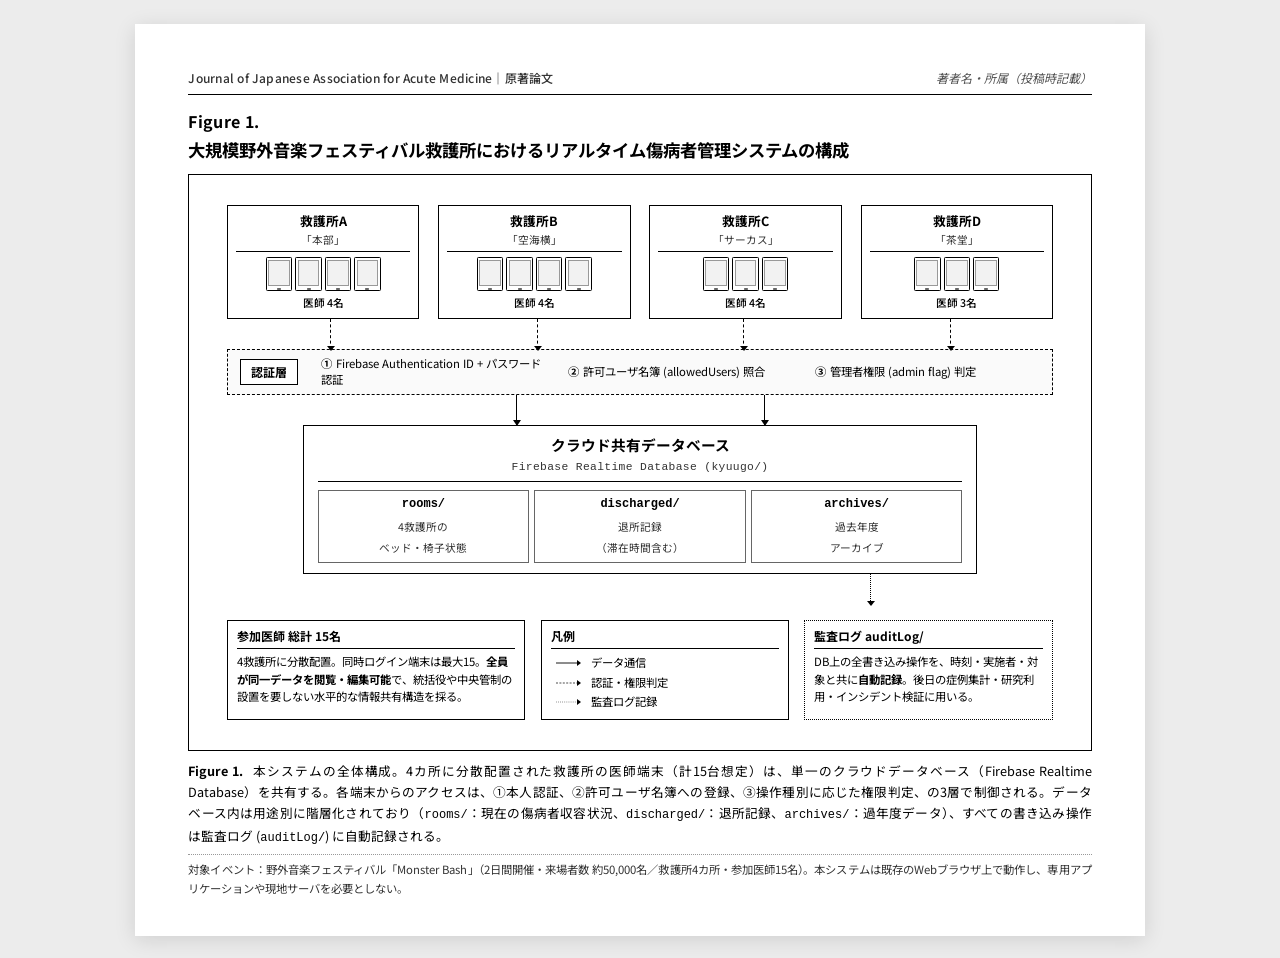
<file: paper/design_handoff_jaam_paper_figures/Figure 1 システム構成図.html>
<!DOCTYPE html>
<html lang="ja">
<head>
<meta charset="UTF-8">
<title>Figure 1. システム構成図</title>
<link rel="preconnect" href="https://fonts.googleapis.com">
<link rel="preconnect" href="https://fonts.gstatic.com" crossorigin>
<link href="https://fonts.googleapis.com/css2?family=Noto+Sans+JP:wght@400;500;700&display=swap" rel="stylesheet">
<link rel="stylesheet" href="_共通スタイル.css">
<style>
  /* Figure 1：flex縦積み、絶対配置は使わない */
  .f1-canvas {
    padding: 8mm 10mm;
    display: flex;
    flex-direction: column;
    gap: 0;
  }

  /* ─── 段1：4救護所 ─── */
  .row-clinics {
    display: grid;
    grid-template-columns: repeat(4, 1fr);
    gap: 5mm;
  }
  .clinic {
    border: 0.6pt solid #000;
    padding: 5px 8px 6px;
    background: #fff;
    text-align: center;
  }
  .clinic .c-hd {
    font-size: 9.5pt;
    font-weight: 700;
    padding-bottom: 3px;
    border-bottom: 0.4pt solid #000;
    margin-bottom: 5px;
  }
  .clinic .c-hd .c-sub {
    font-size: 8pt;
    color: #333;
    font-weight: 400;
    display: block;
    margin-top: 1px;
  }
  .clinic .devs {
    display: flex;
    justify-content: center;
    gap: 3px;
  }
  .dev {
    width: 7mm; height: 9mm;
    border: 0.5pt solid #000;
    border-radius: 1pt;
    position: relative;
    background: #fff;
  }
  .dev::before {
    content: "";
    position: absolute;
    inset: 1pt 1pt 3pt 1pt;
    background: #f2f2f2;
    border: 0.3pt solid #999;
  }
  .dev::after {
    content: "";
    position: absolute;
    left: 50%;
    bottom: 0.6pt;
    transform: translateX(-50%);
    width: 3pt; height: 1pt;
    background: #666;
    border-radius: 0.5pt;
  }
  .clinic .cnt {
    font-size: 8pt;
    margin-top: 4px;
    color: #000;
    font-weight: 500;
  }

  /* ─── 破線矢印バンド（救護所 → 認証層） ─── */
  .arrows-band {
    height: 8mm;
    position: relative;
  }
  .arrows-band .arr-col {
    position: absolute;
    top: 0;
    width: 0;
    height: 100%;
    border-left: 0.7pt dashed #000;
  }
  .arrows-band .arr-col .arr-head {
    position: absolute;
    bottom: -1pt;
    left: 50%;
    transform: translateX(-50%);
    width: 0; height: 0;
    border-left: 3pt solid transparent;
    border-right: 3pt solid transparent;
    border-top: 4pt solid #000;
  }
  .arrows-band .col1 { left: 12.5%;}
  .arrows-band .col2 { left: 37.5%;}
  .arrows-band .col3 { left: 62.5%;}
  .arrows-band .col4 { left: 87.5%;}

  /* ─── 段2：認証層 ─── */
  .auth-band {
    border: 0.6pt dashed #000;
    padding: 6px 12px;
    background: #fafafa;
    display: grid;
    grid-template-columns: auto 1fr 1fr 1fr;
    gap: 6mm;
    align-items: center;
  }
  .auth-band .ab-t {
    font-weight: 700;
    font-size: 9pt;
    padding: 3px 10px;
    border: 0.4pt solid #000;
    background: #fff;
    text-align: center;
    white-space: nowrap;
  }
  .auth-band .ab-item {
    font-size: 8.5pt;
    color: #000;
    line-height: 1.4;
  }
  .auth-band .ab-item b {
    font-weight: 700;
    display: inline-block;
    margin-right: 4px;
  }

  /* ─── 実線矢印バンド（認証層 → DB） ─── */
  .arrows-band2 {
    height: 8mm;
    position: relative;
  }
  .arrows-band2 .arr-col {
    position: absolute;
    top: 0;
    width: 0;
    height: 100%;
    border-left: 0.9pt solid #000;
  }
  .arrows-band2 .arr-col .arr-head {
    position: absolute;
    bottom: -1pt;
    left: 50%;
    transform: translateX(-50%);
    width: 0; height: 0;
    border-left: 3.5pt solid transparent;
    border-right: 3.5pt solid transparent;
    border-top: 5pt solid #000;
  }
  .arrows-band2 .colL { left: 35%;}
  .arrows-band2 .colR { left: 65%;}

  /* ─── 段3：DB ─── */
  .backend {
    margin: 0 20mm;
    border: 1.2pt solid #000;
    padding: 8px 14px 10px;
    background: #fff;
  }
  .backend .b-hd {
    font-size: 11pt;
    font-weight: 700;
    text-align: center;
    padding-bottom: 5px;
    border-bottom: 0.5pt solid #000;
    margin-bottom: 8px;
  }
  .backend .b-hd .en {
    font-size: 8.5pt;
    font-weight: 400;
    color: #333;
    display: block;
    margin-top: 2px;
    letter-spacing: 0.03em;
    font-family: monospace;
  }
  .backend .b-body {
    display: grid;
    grid-template-columns: 1fr 1fr 1fr;
    gap: 5px;
  }
  .backend .b-cell {
    border: 0.4pt solid #666;
    padding: 5px 4px 6px;
    text-align: center;
    line-height: 1.4;
  }
  .backend .b-cell b {
    font-weight: 700;
    font-size: 9pt;
    display: block;
    font-family: monospace;
    margin-bottom: 2px;
  }
  .backend .b-cell span { color: #333; font-size: 8pt;}

  /* ─── 点線矢印（DB → 監査ログ） ─── */
  .arrows-band3 {
    height: 8mm;
    position: relative;
  }
  .arrows-band3 .arr-col {
    position: absolute;
    top: 0; right: 22%;
    width: 0;
    height: 100%;
    border-left: 0.5pt dotted #000;
  }
  .arrows-band3 .arr-col .arr-head {
    position: absolute;
    bottom: -1pt;
    left: 50%;
    transform: translateX(-50%);
    width: 0; height: 0;
    border-left: 3pt solid transparent;
    border-right: 3pt solid transparent;
    border-top: 4pt solid #000;
  }

  /* ─── 段4：補足 ─── */
  .bottom-row {
    margin-top: 4mm;
    display: grid;
    grid-template-columns: 1.2fr 1fr 1fr;
    gap: 4mm;
  }
  .b-audit, .b-staff, .b-legend {
    border: 0.5pt solid #000;
    padding: 6px 9px 7px;
    background: #fff;
    font-size: 8.5pt;
    line-height: 1.55;
  }
  .b-audit { border-style: dotted; }
  .b-audit .a-hd, .b-staff .a-hd, .b-legend .a-hd {
    font-weight: 700;
    font-size: 9pt;
    padding-bottom: 3px;
    margin-bottom: 4px;
    border-bottom: 0.3pt solid #000;
  }
  .b-audit p, .b-staff p { font-size: 8.5pt; color: #000; line-height: 1.55;}
  .b-staff b { font-weight: 700;}

  .b-legend .lg-row {
    display: flex; align-items: center; gap: 6px;
    padding: 1px 0;
    font-size: 8.5pt;
  }
  .b-legend .lg-key {
    width: 26pt; height: 10pt;
    display: flex; align-items: center; justify-content: center;
    flex-shrink: 0;
  }
</style>
</head>
<body>

<div class="figure-page">
  <div class="fig-header">
    <div class="journal">Journal of Japanese Association for Acute Medicine｜原著論文</div>
    <div class="authors">著者名・所属（投稿時記載）</div>
  </div>

  <div class="fig-num">Figure 1.</div>
  <div class="fig-title">大規模野外音楽フェスティバル救護所におけるリアルタイム傷病者管理システムの構成</div>

  <div class="fig-canvas f1-canvas">

    <!-- 段1：4救護所 -->
    <div class="row-clinics">
      <div class="clinic">
        <div class="c-hd">救護所A <span class="c-sub">「本部」</span></div>
        <div class="devs"><div class="dev"></div><div class="dev"></div><div class="dev"></div><div class="dev"></div></div>
        <div class="cnt">医師 4名</div>
      </div>
      <div class="clinic">
        <div class="c-hd">救護所B <span class="c-sub">「空海横」</span></div>
        <div class="devs"><div class="dev"></div><div class="dev"></div><div class="dev"></div><div class="dev"></div></div>
        <div class="cnt">医師 4名</div>
      </div>
      <div class="clinic">
        <div class="c-hd">救護所C <span class="c-sub">「サーカス」</span></div>
        <div class="devs"><div class="dev"></div><div class="dev"></div><div class="dev"></div></div>
        <div class="cnt">医師 4名</div>
      </div>
      <div class="clinic">
        <div class="c-hd">救護所D <span class="c-sub">「茶堂」</span></div>
        <div class="devs"><div class="dev"></div><div class="dev"></div><div class="dev"></div></div>
        <div class="cnt">医師 3名</div>
      </div>
    </div>

    <!-- 破線矢印バンド -->
    <div class="arrows-band">
      <div class="arr-col col1"><div class="arr-head"></div></div>
      <div class="arr-col col2"><div class="arr-head"></div></div>
      <div class="arr-col col3"><div class="arr-head"></div></div>
      <div class="arr-col col4"><div class="arr-head"></div></div>
    </div>

    <!-- 段2：認証層 -->
    <div class="auth-band">
      <div class="ab-t">認証層</div>
      <div class="ab-item"><b>①</b>Firebase Authentication ID + パスワード認証</div>
      <div class="ab-item"><b>②</b>許可ユーザ名簿 (allowedUsers) 照合</div>
      <div class="ab-item"><b>③</b>管理者権限 (admin flag) 判定</div>
    </div>

    <!-- 実線矢印バンド -->
    <div class="arrows-band2">
      <div class="arr-col colL"><div class="arr-head"></div></div>
      <div class="arr-col colR"><div class="arr-head"></div></div>
    </div>

    <!-- 段3：DB -->
    <div class="backend">
      <div class="b-hd">
        クラウド共有データベース
        <span class="en">Firebase Realtime Database (kyuugo/)</span>
      </div>
      <div class="b-body">
        <div class="b-cell"><b>rooms/</b><span>4救護所の<br>ベッド・椅子状態</span></div>
        <div class="b-cell"><b>discharged/</b><span>退所記録<br>（滞在時間含む）</span></div>
        <div class="b-cell"><b>archives/</b><span>過去年度<br>アーカイブ</span></div>
      </div>
    </div>

    <!-- 点線矢印（DB → 監査ログ） -->
    <div class="arrows-band3">
      <div class="arr-col"><div class="arr-head"></div></div>
    </div>

    <!-- 段4：補足 -->
    <div class="bottom-row">
      <div class="b-staff">
        <div class="a-hd">参加医師 総計 15名</div>
        <p>4救護所に分散配置。同時ログイン端末は最大15。<b>全員が同一データを閲覧・編集可能</b>で、統括役や中央管制の設置を要しない水平的な情報共有構造を採る。</p>
      </div>
      <div class="b-legend">
        <div class="a-hd">凡例</div>
        <div class="lg-row">
          <div class="lg-key">
            <svg width="26" height="10"><line x1="1" y1="5" x2="22" y2="5" stroke="#000" stroke-width="0.9"/><polygon points="22,2 26,5 22,8" fill="#000"/></svg>
          </div>
          <span>データ通信</span>
        </div>
        <div class="lg-row">
          <div class="lg-key">
            <svg width="26" height="10"><line x1="1" y1="5" x2="22" y2="5" stroke="#000" stroke-width="0.7" stroke-dasharray="2 1.4"/><polygon points="22,2 26,5 22,8" fill="#000"/></svg>
          </div>
          <span>認証・権限判定</span>
        </div>
        <div class="lg-row">
          <div class="lg-key">
            <svg width="26" height="10"><line x1="1" y1="5" x2="22" y2="5" stroke="#000" stroke-width="0.6" stroke-dasharray="0.7 1.4"/><polygon points="22,2 26,5 22,8" fill="#000"/></svg>
          </div>
          <span>監査ログ記録</span>
        </div>
      </div>
      <div class="b-audit">
        <div class="a-hd">監査ログ auditLog/</div>
        <p>DB上の全書き込み操作を、時刻・実施者・対象と共に<b>自動記録</b>。後日の症例集計・研究利用・インシデント検証に用いる。</p>
      </div>
    </div>

  </div>

  <div class="fig-caption">
    <span class="cap-label">Figure 1.</span>
    本システムの全体構成。4カ所に分散配置された救護所の医師端末（計15台想定）は、単一のクラウドデータベース（Firebase Realtime Database）を共有する。各端末からのアクセスは、①本人認証、②許可ユーザ名簿への登録、③操作種別に応じた権限判定、の3層で制御される。データベース内は用途別に階層化されており（<code style="font-family:monospace;font-size:9pt">rooms/</code>：現在の傷病者収容状況、<code style="font-family:monospace;font-size:9pt">discharged/</code>：退所記録、<code style="font-family:monospace;font-size:9pt">archives/</code>：過年度データ）、すべての書き込み操作は監査ログ (<code style="font-family:monospace;font-size:9pt">auditLog/</code>) に自動記録される。
    <span class="cap-note">
      対象イベント：野外音楽フェスティバル「Monster Bash」（2日間開催・来場者数 約50,000名／救護所4カ所・参加医師15名）。本システムは既存のWebブラウザ上で動作し、専用アプリケーションや現地サーバを必要としない。
    </span>
  </div>
</div>

</body>
</html>
</file>
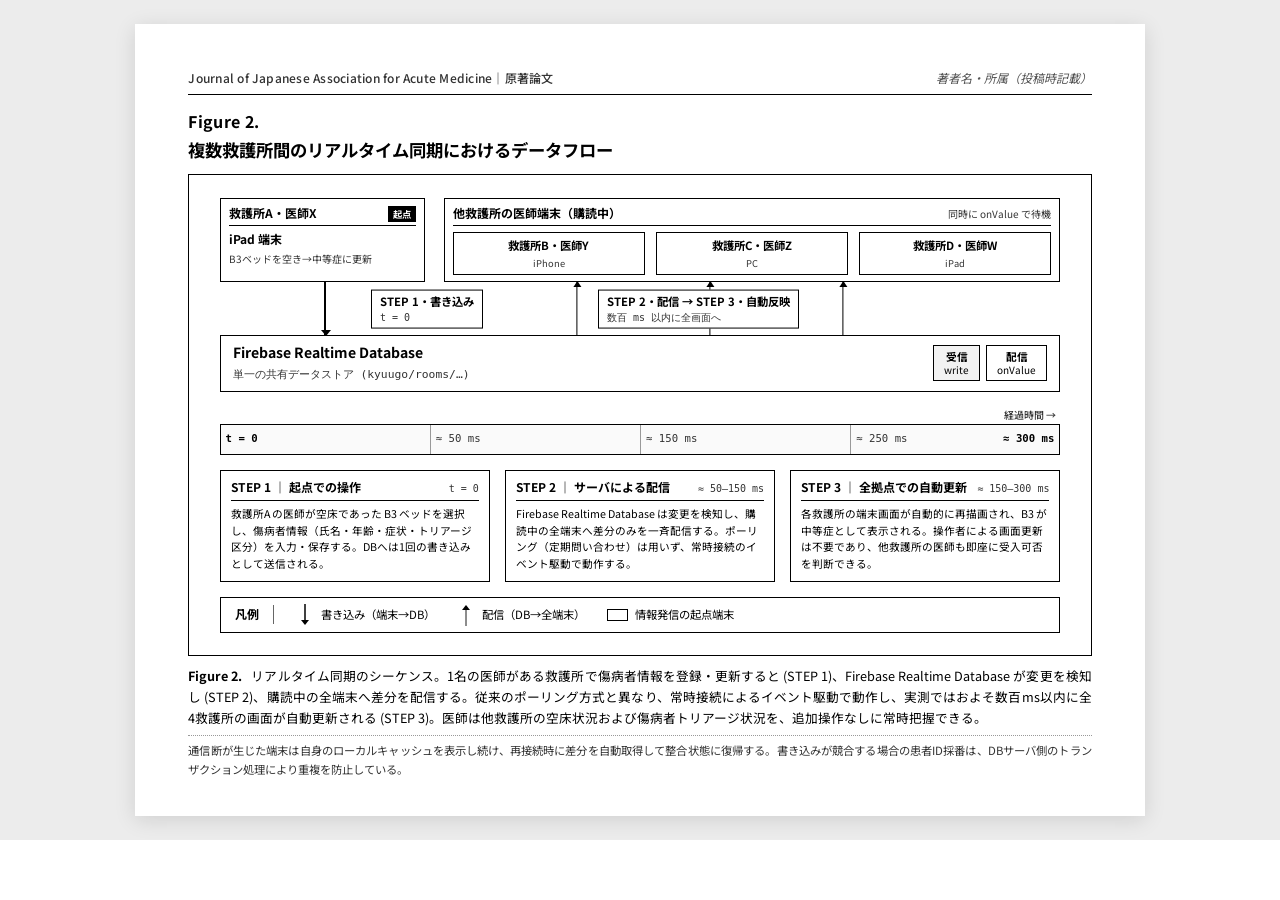
<file: paper/design_handoff_jaam_paper_figures/Figure 2 データフロー図.html>
<!DOCTYPE html>
<html lang="ja">
<head>
<meta charset="UTF-8">
<title>Figure 2. リアルタイムデータフロー</title>
<link rel="preconnect" href="https://fonts.googleapis.com">
<link rel="preconnect" href="https://fonts.gstatic.com" crossorigin>
<link href="https://fonts.googleapis.com/css2?family=Noto+Sans+JP:wght@400;500;700&display=swap" rel="stylesheet">
<link rel="stylesheet" href="_共通スタイル.css">
<style>
  /* Figure 2：flex縦積み */
  .f2-canvas {
    padding: 6mm 8mm;
    display: flex;
    flex-direction: column;
    gap: 0;
  }

  /* ─── 段1：起点(A) と 他3拠点 ─── */
  .actors-row {
    display: grid;
    grid-template-columns: 1fr 3fr;
    gap: 5mm;
  }
  .actor-single, .actor-multi {
    border: 0.6pt solid #000;
    padding: 5px 8px 6px;
    background: #fff;
  }
  .actor-single.origin { border-width: 1.2pt;}
  .actor-single .a-hd, .actor-multi .a-hd {
    font-weight: 700;
    font-size: 9pt;
    padding-bottom: 3px;
    margin-bottom: 4px;
    border-bottom: 0.4pt solid #000;
    display: flex; justify-content: space-between; align-items: baseline;
  }
  .actor-single .a-hd .tag {
    font-size: 7pt;
    font-weight: 700;
    padding: 1px 5px;
    background: #000;
    color: #fff;
  }
  .actor-single .a-t {
    font-size: 9pt;
    font-weight: 700;
  }
  .actor-single .a-s {
    font-size: 7.5pt; color: #333;
    display: block; margin-top: 2px;
  }
  .actor-multi .a-multi {
    display: grid;
    grid-template-columns: repeat(3, 1fr);
    gap: 3mm;
    padding-top: 2px;
  }
  .actor-multi .a-cell {
    border: 0.5pt solid #000;
    padding: 4px 6px;
    text-align: center;
    font-size: 8pt;
    background: #fff;
  }
  .actor-multi .a-cell b { font-weight: 700; display: block; font-size: 8.5pt;}
  .actor-multi .a-cell span { font-size: 7pt; color: #333; display: block; margin-top: 1px;}

  /* ─── 矢印バンド（起点/他拠点 <-> DB） ─── */
  .arrow-band {
    position: relative;
    height: 14mm;
  }
  /* 起点(A)側：太い下向き */
  .arrow-band .aw-write {
    position: absolute;
    left: 12.5%; top: 0; bottom: 0;
    width: 0;
    border-left: 1.5pt solid #000;
    transform: translateX(-0.75pt);
  }
  .arrow-band .aw-write::after {
    content: "";
    position: absolute;
    left: 50%; bottom: -1pt;
    transform: translateX(-50%);
    width: 0; height: 0;
    border-left: 4pt solid transparent;
    border-right: 4pt solid transparent;
    border-top: 5pt solid #000;
  }
  /* DB → 他3拠点：細い上向き 3本 */
  .arrow-band .aw-up {
    position: absolute;
    top: 0; bottom: 0;
    width: 0;
    border-left: 0.9pt solid #000;
    transform: translateX(-0.45pt);
  }
  .arrow-band .aw-up::before {
    content: "";
    position: absolute;
    left: 50%; top: -1pt;
    transform: translateX(-50%);
    width: 0; height: 0;
    border-left: 3.5pt solid transparent;
    border-right: 3.5pt solid transparent;
    border-bottom: 5pt solid #000;
  }
  .arrow-band .aw-b1 { left: 42.5%;}
  .arrow-band .aw-b2 { left: 58.3%;}
  .arrow-band .aw-b3 { left: 74.2%;}

  /* 矢印バンドの左右に STEPラベル */
  .arrow-band .step-cap {
    position: absolute;
    top: 50%;
    transform: translateY(-50%);
    background: #fff;
    padding: 3px 8px;
    border: 0.4pt solid #000;
    font-size: 8pt;
    line-height: 1.4;
    white-space: nowrap;
  }
  .arrow-band .step-cap b { font-weight: 700; display: block; font-size: 8.5pt;}
  .arrow-band .step-cap .st-time { font-family: monospace; font-size: 7.5pt; color: #333;}
  .arrow-band .step-cap.left { left: 18%; }
  .arrow-band .step-cap.right { left: 45%; }

  /* ─── 段3：DB帯 ─── */
  .db-bar {
    border: 1.2pt solid #000;
    padding: 6px 12px 7px;
    background: #fff;
    display: flex;
    align-items: center;
    justify-content: space-between;
    min-height: 15mm;
  }
  .db-bar .db-name { font-weight: 700; font-size: 10.5pt;}
  .db-bar .db-name span {
    font-weight: 400; font-size: 8.5pt; color: #333;
    display: block; margin-top: 2px; font-family: monospace;
  }
  .db-bar .db-ports { display: flex; gap: 6px;}
  .db-bar .db-port {
    font-size: 7.5pt;
    padding: 4px 10px;
    border: 0.4pt solid #000;
    text-align: center;
    line-height: 1.3;
  }
  .db-bar .db-port b { font-weight: 700; font-size: 8pt; display: block;}
  .db-bar .db-port.in { background: #f2f2f2;}

  /* ─── 段4：時刻軸 ─── */
  .timeaxis-wrap {
    margin-top: 4mm;
    position: relative;
  }
  .timeaxis-wrap .ax-label {
    text-align: right;
    font-size: 7.5pt;
    color: #333;
    padding: 0 4px 2px;
    font-weight: 500;
  }
  .timeaxis {
    height: 8mm;
    border-top: 0.6pt solid #000;
    border-bottom: 0.6pt solid #000;
    background: #fafafa;
    position: relative;
  }
  .timeaxis .tick {
    position: absolute;
    top: 0; bottom: 0;
    display: flex; align-items: center;
    font-size: 8pt;
    padding-left: 5px;
    padding-right: 5px;
    color: #333;
    border-left: 0.3pt solid #999;
    font-family: monospace;
    white-space: nowrap;
  }
  .timeaxis .tick.major {
    border-left-width: 0.7pt;
    border-left-color: #000;
    color: #000;
    font-weight: 700;
  }
  .timeaxis .tick.end {
    right: 0;
    padding-right: 5px;
    font-weight: 700;
    color: #000;
    border-left: none;
    border-right: 0.7pt solid #000;
  }

  /* ─── 段5：3ステップ詳細 ─── */
  .steps-detail {
    margin-top: 4mm;
    display: grid;
    grid-template-columns: 1fr 1fr 1fr;
    gap: 4mm;
  }
  .steps-detail .stp {
    border: 0.5pt solid #000;
    padding: 7px 10px 8px;
    background: #fff;
  }
  .steps-detail .stp .sd-hd {
    font-weight: 700;
    font-size: 9pt;
    padding-bottom: 4px;
    margin-bottom: 5px;
    border-bottom: 0.3pt solid #000;
    display: flex; justify-content: space-between; align-items: baseline;
    white-space: nowrap;
  }
  .steps-detail .stp .sd-time {
    font-family: monospace;
    font-size: 7.5pt;
    color: #333;
    font-weight: 400;
  }
  .steps-detail .stp p { font-size: 8pt; line-height: 1.55;}

  /* ─── 段6：凡例 ─── */
  .f2-legend {
    margin-top: 4mm;
    border: 0.5pt solid #000;
    padding: 5px 14px;
    background: #fff;
    display: flex; gap: 22px; align-items: center;
    justify-content: flex-start;
  }
  .f2-legend .lg-title {
    font-weight: 700; font-size: 9pt;
    padding-right: 14px;
    border-right: 0.3pt solid #666;
    white-space: nowrap;
  }
  .f2-legend .lg-row {
    display: flex; align-items: center; gap: 7px;
    font-size: 8.5pt;
    white-space: nowrap;
  }
</style>
</head>
<body>

<div class="figure-page">
  <div class="fig-header">
    <div class="journal">Journal of Japanese Association for Acute Medicine｜原著論文</div>
    <div class="authors">著者名・所属（投稿時記載）</div>
  </div>

  <div class="fig-num">Figure 2.</div>
  <div class="fig-title">複数救護所間のリアルタイム同期におけるデータフロー</div>

  <div class="fig-canvas f2-canvas">

    <!-- 段1：起点 + 他3拠点 -->
    <div class="actors-row">
      <div class="actor-single origin">
        <div class="a-hd">
          <span>救護所A・医師X</span>
          <span class="tag">起点</span>
        </div>
        <div class="a-t">iPad 端末</div>
        <span class="a-s">B3ベッドを空き→中等症に更新</span>
      </div>
      <div class="actor-multi">
        <div class="a-hd">
          <span>他救護所の医師端末（購読中）</span>
          <span style="font-size:7.5pt; color:#333; font-weight:400">同時に onValue で待機</span>
        </div>
        <div class="a-multi">
          <div class="a-cell"><b>救護所B・医師Y</b><span>iPhone</span></div>
          <div class="a-cell"><b>救護所C・医師Z</b><span>PC</span></div>
          <div class="a-cell"><b>救護所D・医師W</b><span>iPad</span></div>
        </div>
      </div>
    </div>

    <!-- 段2：矢印バンド + STEPキャプション -->
    <div class="arrow-band">
      <div class="aw-write"></div>
      <div class="aw-up aw-b1"></div>
      <div class="aw-up aw-b2"></div>
      <div class="aw-up aw-b3"></div>
      <div class="step-cap left">
        <b>STEP 1・書き込み</b>
        <span class="st-time">t = 0</span>
      </div>
      <div class="step-cap right">
        <b>STEP 2・配信 → STEP 3・自動反映</b>
        <span class="st-time">数百 ms 以内に全画面へ</span>
      </div>
    </div>

    <!-- 段3：DB -->
    <div class="db-bar">
      <div class="db-name">Firebase Realtime Database
        <span>単一の共有データストア (kyuugo/rooms/…)</span>
      </div>
      <div class="db-ports">
        <div class="db-port in"><b>受信</b>write</div>
        <div class="db-port"><b>配信</b>onValue</div>
      </div>
    </div>

    <!-- 段4：時刻軸 -->
    <div class="timeaxis-wrap">
      <div class="ax-label">経過時間 →</div>
      <div class="timeaxis">
        <div class="tick major" style="left:0%">t = 0</div>
        <div class="tick" style="left:25%">≈ 50 ms</div>
        <div class="tick" style="left:50%">≈ 150 ms</div>
        <div class="tick" style="left:75%">≈ 250 ms</div>
        <div class="tick end">≈ 300 ms</div>
      </div>
    </div>

    <!-- 段5：3ステップ詳細 -->
    <div class="steps-detail">
      <div class="stp">
        <div class="sd-hd"><span>STEP 1 ｜ 起点での操作</span><span class="sd-time">t = 0</span></div>
        <p>救護所A の医師が空床であった B3 ベッドを選択し、傷病者情報（氏名・年齢・症状・トリアージ区分）を入力・保存する。DBへは1回の書き込みとして送信される。</p>
      </div>
      <div class="stp">
        <div class="sd-hd"><span>STEP 2 ｜ サーバによる配信</span><span class="sd-time">≈ 50–150 ms</span></div>
        <p>Firebase Realtime Database は変更を検知し、購読中の全端末へ差分のみを一斉配信する。ポーリング（定期問い合わせ）は用いず、常時接続のイベント駆動で動作する。</p>
      </div>
      <div class="stp">
        <div class="sd-hd"><span>STEP 3 ｜ 全拠点での自動更新</span><span class="sd-time">≈ 150–300 ms</span></div>
        <p>各救護所の端末画面が自動的に再描画され、B3 が中等症として表示される。操作者による画面更新は不要であり、他救護所の医師も即座に受入可否を判断できる。</p>
      </div>
    </div>

    <!-- 段6：凡例 -->
    <div class="f2-legend">
      <span class="lg-title">凡例</span>
      <div class="lg-row">
        <svg width="18" height="24"><line x1="9" y1="1" x2="9" y2="18" stroke="#000" stroke-width="1.5"/><polygon points="5,17 13,17 9,22" fill="#000"/></svg>
        <span>書き込み（端末→DB）</span>
      </div>
      <div class="lg-row">
        <svg width="18" height="24"><line x1="9" y1="6" x2="9" y2="23" stroke="#000" stroke-width="0.9"/><polygon points="5,7 13,7 9,2" fill="#000"/></svg>
        <span>配信（DB→全端末）</span>
      </div>
      <div class="lg-row">
        <div style="width:16pt;height:9pt;border:1.2pt solid #000"></div>
        <span>情報発信の起点端末</span>
      </div>
    </div>

  </div>

  <div class="fig-caption">
    <span class="cap-label">Figure 2.</span>
    リアルタイム同期のシーケンス。1名の医師がある救護所で傷病者情報を登録・更新すると (STEP 1)、Firebase Realtime Database が変更を検知し (STEP 2)、購読中の全端末へ差分を配信する。従来のポーリング方式と異なり、常時接続によるイベント駆動で動作し、実測ではおよそ数百ms以内に全4救護所の画面が自動更新される (STEP 3)。医師は他救護所の空床状況および傷病者トリアージ状況を、追加操作なしに常時把握できる。
    <span class="cap-note">
      通信断が生じた端末は自身のローカルキャッシュを表示し続け、再接続時に差分を自動取得して整合状態に復帰する。書き込みが競合する場合の患者ID採番は、DBサーバ側のトランザクション処理により重複を防止している。
    </span>
  </div>
</div>

</body>
</html>
</file>
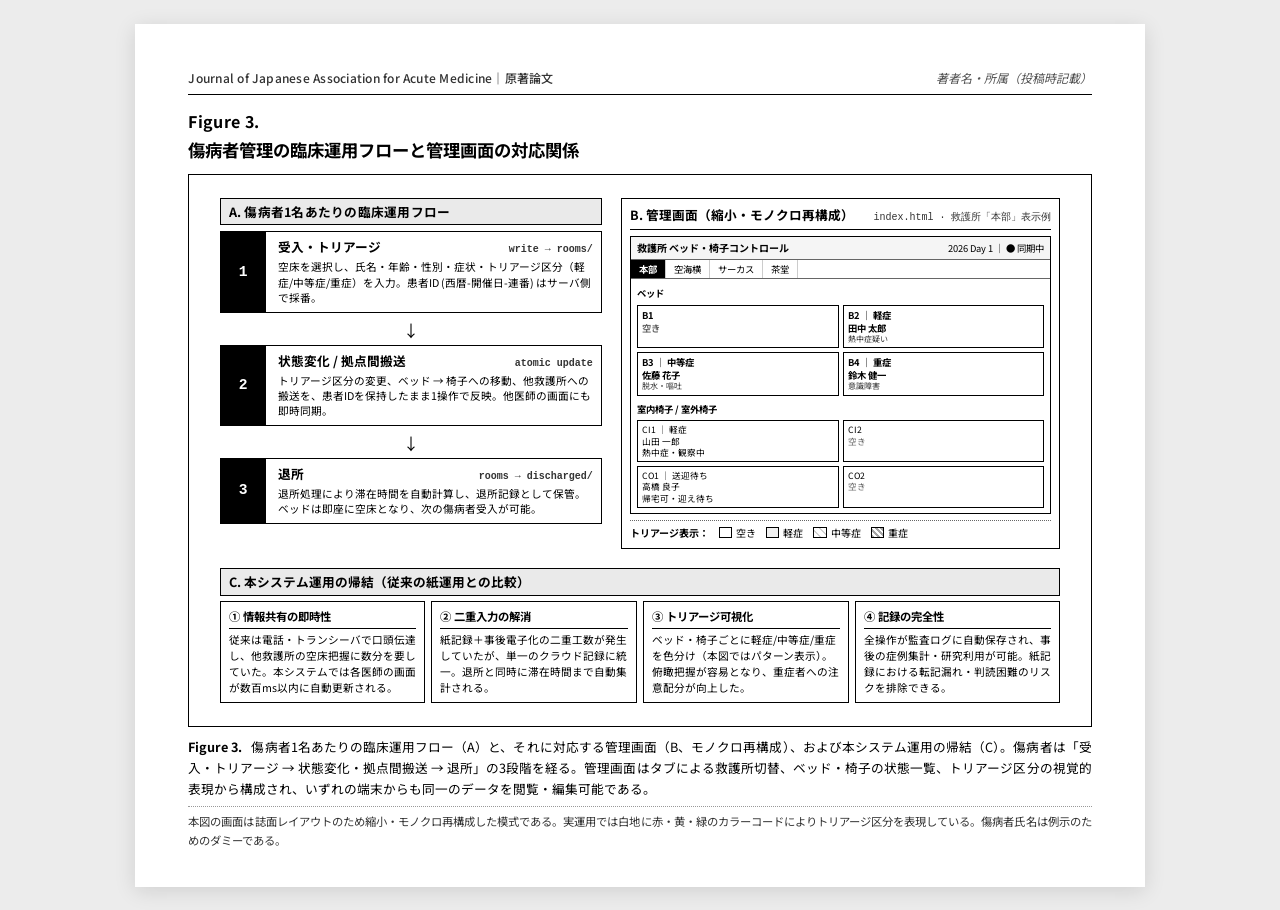
<file: paper/design_handoff_jaam_paper_figures/Figure 3 運用フローと画面.html>
<!DOCTYPE html>
<html lang="ja">
<head>
<meta charset="UTF-8">
<title>Figure 3. 臨床運用フローと画面構成</title>
<link rel="preconnect" href="https://fonts.googleapis.com">
<link rel="preconnect" href="https://fonts.gstatic.com" crossorigin>
<link href="https://fonts.googleapis.com/css2?family=Noto+Sans+JP:wght@400;500;700&display=swap" rel="stylesheet">
<link rel="stylesheet" href="_共通スタイル.css">
<style>
  .f3-canvas {
    padding: 6mm 8mm;
    display: flex;
    flex-direction: column;
    gap: 5mm;
  }

  .f3-top {
    display: grid;
    grid-template-columns: 1fr 1.15fr;
    gap: 5mm;
  }
  .flow-col .fc-title {
    font-size: 9.5pt;
    font-weight: 700;
    padding: 3px 8px;
    border: 0.6pt solid #000;
    background: #eaeaea;
    margin-bottom: 6px;
    letter-spacing: 0.02em;
  }
  .flow-step {
    display: grid;
    grid-template-columns: 12mm 1fr;
    gap: 4px;
    margin-bottom: 5px;
    border: 0.5pt solid #000;
    background: #fff;
  }
  .flow-step .fs-num {
    background: #000;
    color: #fff;
    display: flex;
    align-items: center;
    justify-content: center;
    font-weight: 700;
    font-size: 11pt;
    font-family: monospace;
  }
  .flow-step .fs-body {
    padding: 5px 8px 6px;
    font-size: 8.5pt;
    line-height: 1.5;
  }
  .flow-step .fs-body .fs-hd {
    font-weight: 700;
    font-size: 9.5pt;
    margin-bottom: 2px;
    display: flex;
    justify-content: space-between;
    align-items: baseline;
  }
  .flow-step .fs-body .fs-op {
    font-size: 7.5pt;
    color: #333;
    font-family: monospace;
  }
  .flow-step .fs-body p { font-size: 8pt; line-height: 1.45;}

  .arrow-down {
    text-align: center;
    font-size: 12pt;
    margin: 2px 0;
    color: #000;
  }

  /* 右：画面キャプチャ縮小版 */
  .ui-panel {
    border: 0.6pt solid #000;
    padding: 6px 8px 8px;
    background: #fff;
  }
  .ui-panel .up-title {
    font-size: 9.5pt;
    font-weight: 700;
    padding-bottom: 4px;
    margin-bottom: 6px;
    border-bottom: 0.5pt solid #000;
    display: flex;
    justify-content: space-between;
    align-items: baseline;
  }
  .ui-panel .up-title .up-sub {
    font-size: 7.5pt;
    font-weight: 400;
    color: #333;
    font-family: monospace;
  }

  /* UI縮小 mock */
  .mock {
    border: 0.5pt solid #000;
    background: #fff;
    font-family: 'Noto Sans JP', sans-serif;
  }
  .mock .mk-hdr {
    padding: 3px 6px;
    border-bottom: 0.3pt solid #666;
    display: flex;
    justify-content: space-between;
    align-items: center;
    font-size: 7pt;
    background: #f5f5f5;
  }
  .mock .mk-hdr b { font-weight: 700; font-size: 7.5pt;}
  .mock .mk-tabs {
    display: flex;
    border-bottom: 0.3pt solid #666;
    background: #fff;
  }
  .mock .mk-tab {
    padding: 2px 8px;
    font-size: 7pt;
    border-right: 0.3pt solid #ccc;
  }
  .mock .mk-tab.on {
    background: #000;
    color: #fff;
    font-weight: 700;
  }
  .mock .mk-body {
    padding: 5px 6px;
    display: grid;
    grid-template-columns: 1fr 1fr;
    gap: 4px;
  }
  .mock .mk-body .col-lbl {
    grid-column: 1 / -1;
    font-size: 7pt;
    font-weight: 700;
    margin-top: 2px;
  }
  .mock .bed, .mock .chair {
    border: 0.4pt solid #000;
    padding: 3px 4px;
    font-size: 6.5pt;
    line-height: 1.3;
    background: #fff;
    min-height: 8mm;
  }
  .mock .bed .b-lbl { font-weight: 700; font-size: 7pt;}
  .mock .bed .b-name { font-weight: 700; font-size: 7pt; margin-top: 1px;}
  .mock .bed .b-sym { font-size: 6pt; color: #333;}

  /* トリアージ表現 (モノクロ・パターン) */
  .tri-empty { background: #fff; }
  .tri-green { background: #f0f0f0; }
  .tri-yellow {
    background:
      repeating-linear-gradient(45deg, transparent 0 3pt, rgba(0,0,0,.18) 3pt 4pt),
      #fff;
  }
  .tri-red {
    background:
      repeating-linear-gradient(45deg, rgba(0,0,0,.35) 0 1.5pt, transparent 1.5pt 3pt),
      #fff;
  }

  /* 凡例(トリアージ) */
  .tri-legend {
    margin-top: 6px;
    border-top: 0.3pt dotted #666;
    padding-top: 4px;
    display: flex;
    gap: 10px;
    font-size: 7.5pt;
  }
  .tri-legend .item {
    display: flex; align-items: center; gap: 4px;
  }
  .tri-legend .sw {
    width: 10pt; height: 8pt; border: 0.4pt solid #000;
  }

  /* 下段：帰結 */
  .outcome {}
  .outcome .out-title {
    font-size: 9.5pt;
    font-weight: 700;
    padding: 3px 8px;
    border: 0.6pt solid #000;
    background: #eaeaea;
    margin-bottom: 5px;
  }
  .outcome-grid {
    display: grid;
    grid-template-columns: repeat(4, 1fr);
    gap: 6px;
  }
  .outcome-grid .card {
    border: 0.5pt solid #000;
    padding: 6px 8px;
    background: #fff;
  }
  .outcome-grid .card .oc-hd {
    font-weight: 700;
    font-size: 8.5pt;
    padding-bottom: 3px;
    margin-bottom: 3px;
    border-bottom: 0.3pt solid #000;
  }
  .outcome-grid .card p { font-size: 8pt; line-height: 1.5;}
</style>
</head>
<body>

<div class="figure-page">
  <div class="fig-header">
    <div class="journal">Journal of Japanese Association for Acute Medicine｜原著論文</div>
    <div class="authors">著者名・所属（投稿時記載）</div>
  </div>

  <div class="fig-num">Figure 3.</div>
  <div class="fig-title">傷病者管理の臨床運用フローと管理画面の対応関係</div>

  <div class="fig-canvas f3-canvas">

    <div class="f3-top">

    <!-- ═══ 左：フロー ═══ -->
    <div class="flow-col">
      <div class="fc-title">A. 傷病者1名あたりの臨床運用フロー</div>

      <div class="flow-step">
        <div class="fs-num">1</div>
        <div class="fs-body">
          <div class="fs-hd">受入・トリアージ <span class="fs-op">write → rooms/</span></div>
          <p>空床を選択し、氏名・年齢・性別・症状・トリアージ区分（軽症/中等症/重症）を入力。患者ID (西暦-開催日-連番) はサーバ側で採番。</p>
        </div>
      </div>
      <div class="arrow-down">↓</div>

      <div class="flow-step">
        <div class="fs-num">2</div>
        <div class="fs-body">
          <div class="fs-hd">状態変化 / 拠点間搬送 <span class="fs-op">atomic update</span></div>
          <p>トリアージ区分の変更、ベッド → 椅子への移動、他救護所への搬送を、患者IDを保持したまま1操作で反映。他医師の画面にも即時同期。</p>
        </div>
      </div>
      <div class="arrow-down">↓</div>

      <div class="flow-step">
        <div class="fs-num">3</div>
        <div class="fs-body">
          <div class="fs-hd">退所 <span class="fs-op">rooms → discharged/</span></div>
          <p>退所処理により滞在時間を自動計算し、退所記録として保管。ベッドは即座に空床となり、次の傷病者受入が可能。</p>
        </div>
      </div>
    </div>

    <!-- ═══ 右：UI キャプチャ ═══ -->
    <div class="ui-panel">
      <div class="up-title">
        B. 管理画面（縮小・モノクロ再構成）
        <span class="up-sub">index.html · 救護所「本部」表示例</span>
      </div>

      <div class="mock">
        <div class="mk-hdr">
          <b>救護所 ベッド・椅子コントロール</b>
          <span>2026 Day 1 ｜ ● 同期中</span>
        </div>
        <div class="mk-tabs">
          <div class="mk-tab on">本部</div>
          <div class="mk-tab">空海横</div>
          <div class="mk-tab">サーカス</div>
          <div class="mk-tab">茶堂</div>
        </div>
        <div class="mk-body">
          <div class="col-lbl">ベッド</div>
          <div class="bed tri-empty">
            <div class="b-lbl">B1</div>
            <div class="b-name" style="color:#666">空き</div>
          </div>
          <div class="bed tri-green">
            <div class="b-lbl">B2 ｜ 軽症</div>
            <div class="b-name">田中 太郎</div>
            <div class="b-sym">熱中症疑い</div>
          </div>
          <div class="bed tri-yellow">
            <div class="b-lbl">B3 ｜ 中等症</div>
            <div class="b-name">佐藤 花子</div>
            <div class="b-sym">脱水・嘔吐</div>
          </div>
          <div class="bed tri-red">
            <div class="b-lbl">B4 ｜ 重症</div>
            <div class="b-name">鈴木 健一</div>
            <div class="b-sym">意識障害</div>
          </div>

          <div class="col-lbl">室内椅子 / 室外椅子</div>
          <div class="chair tri-green">
            <div class="b-lbl">CI1 ｜ 軽症</div>
            <div class="b-name">山田 一郎</div>
            <div class="b-sym">熱中症・観察中</div>
          </div>
          <div class="chair tri-empty">
            <div class="b-lbl">CI2</div>
            <div class="b-name" style="color:#666">空き</div>
          </div>
          <div class="chair tri-yellow">
            <div class="b-lbl">CO1 ｜ 送迎待ち</div>
            <div class="b-name">高橋 良子</div>
            <div class="b-sym">帰宅可・迎え待ち</div>
          </div>
          <div class="chair tri-empty">
            <div class="b-lbl">CO2</div>
            <div class="b-name" style="color:#666">空き</div>
          </div>
        </div>
      </div>

      <div class="tri-legend">
        <span style="font-weight:700; font-size:7.5pt">トリアージ表示：</span>
        <div class="item"><div class="sw tri-empty"></div>空き</div>
        <div class="item"><div class="sw tri-green"></div>軽症</div>
        <div class="item"><div class="sw tri-yellow"></div>中等症</div>
        <div class="item"><div class="sw tri-red"></div>重症</div>
      </div>
    </div>

    </div><!-- /.f3-top -->

    <!-- ═══ 下段：帰結 ═══ -->
    <div class="outcome">
      <div class="out-title">C. 本システム運用の帰結（従来の紙運用との比較）</div>
      <div class="outcome-grid">
        <div class="card">
          <div class="oc-hd">① 情報共有の即時性</div>
          <p>従来は電話・トランシーバで口頭伝達し、他救護所の空床把握に数分を要していた。本システムでは各医師の画面が数百ms以内に自動更新される。</p>
        </div>
        <div class="card">
          <div class="oc-hd">② 二重入力の解消</div>
          <p>紙記録＋事後電子化の二重工数が発生していたが、単一のクラウド記録に統一。退所と同時に滞在時間まで自動集計される。</p>
        </div>
        <div class="card">
          <div class="oc-hd">③ トリアージ可視化</div>
          <p>ベッド・椅子ごとに軽症/中等症/重症を色分け（本図ではパターン表示）。俯瞰把握が容易となり、重症者への注意配分が向上した。</p>
        </div>
        <div class="card">
          <div class="oc-hd">④ 記録の完全性</div>
          <p>全操作が監査ログに自動保存され、事後の症例集計・研究利用が可能。紙記録における転記漏れ・判読困難のリスクを排除できる。</p>
        </div>
      </div>
    </div>

  </div>

  <div class="fig-caption">
    <span class="cap-label">Figure 3.</span>
    傷病者1名あたりの臨床運用フロー（A）と、それに対応する管理画面（B、モノクロ再構成）、および本システム運用の帰結（C）。傷病者は「受入・トリアージ → 状態変化・拠点間搬送 → 退所」の3段階を経る。管理画面はタブによる救護所切替、ベッド・椅子の状態一覧、トリアージ区分の視覚的表現から構成され、いずれの端末からも同一のデータを閲覧・編集可能である。
    <span class="cap-note">
      本図の画面は誌面レイアウトのため縮小・モノクロ再構成した模式である。実運用では白地に赤・黄・緑のカラーコードによりトリアージ区分を表現している。傷病者氏名は例示のためのダミーである。
    </span>
  </div>
</div>

</body>
</html>
</file>
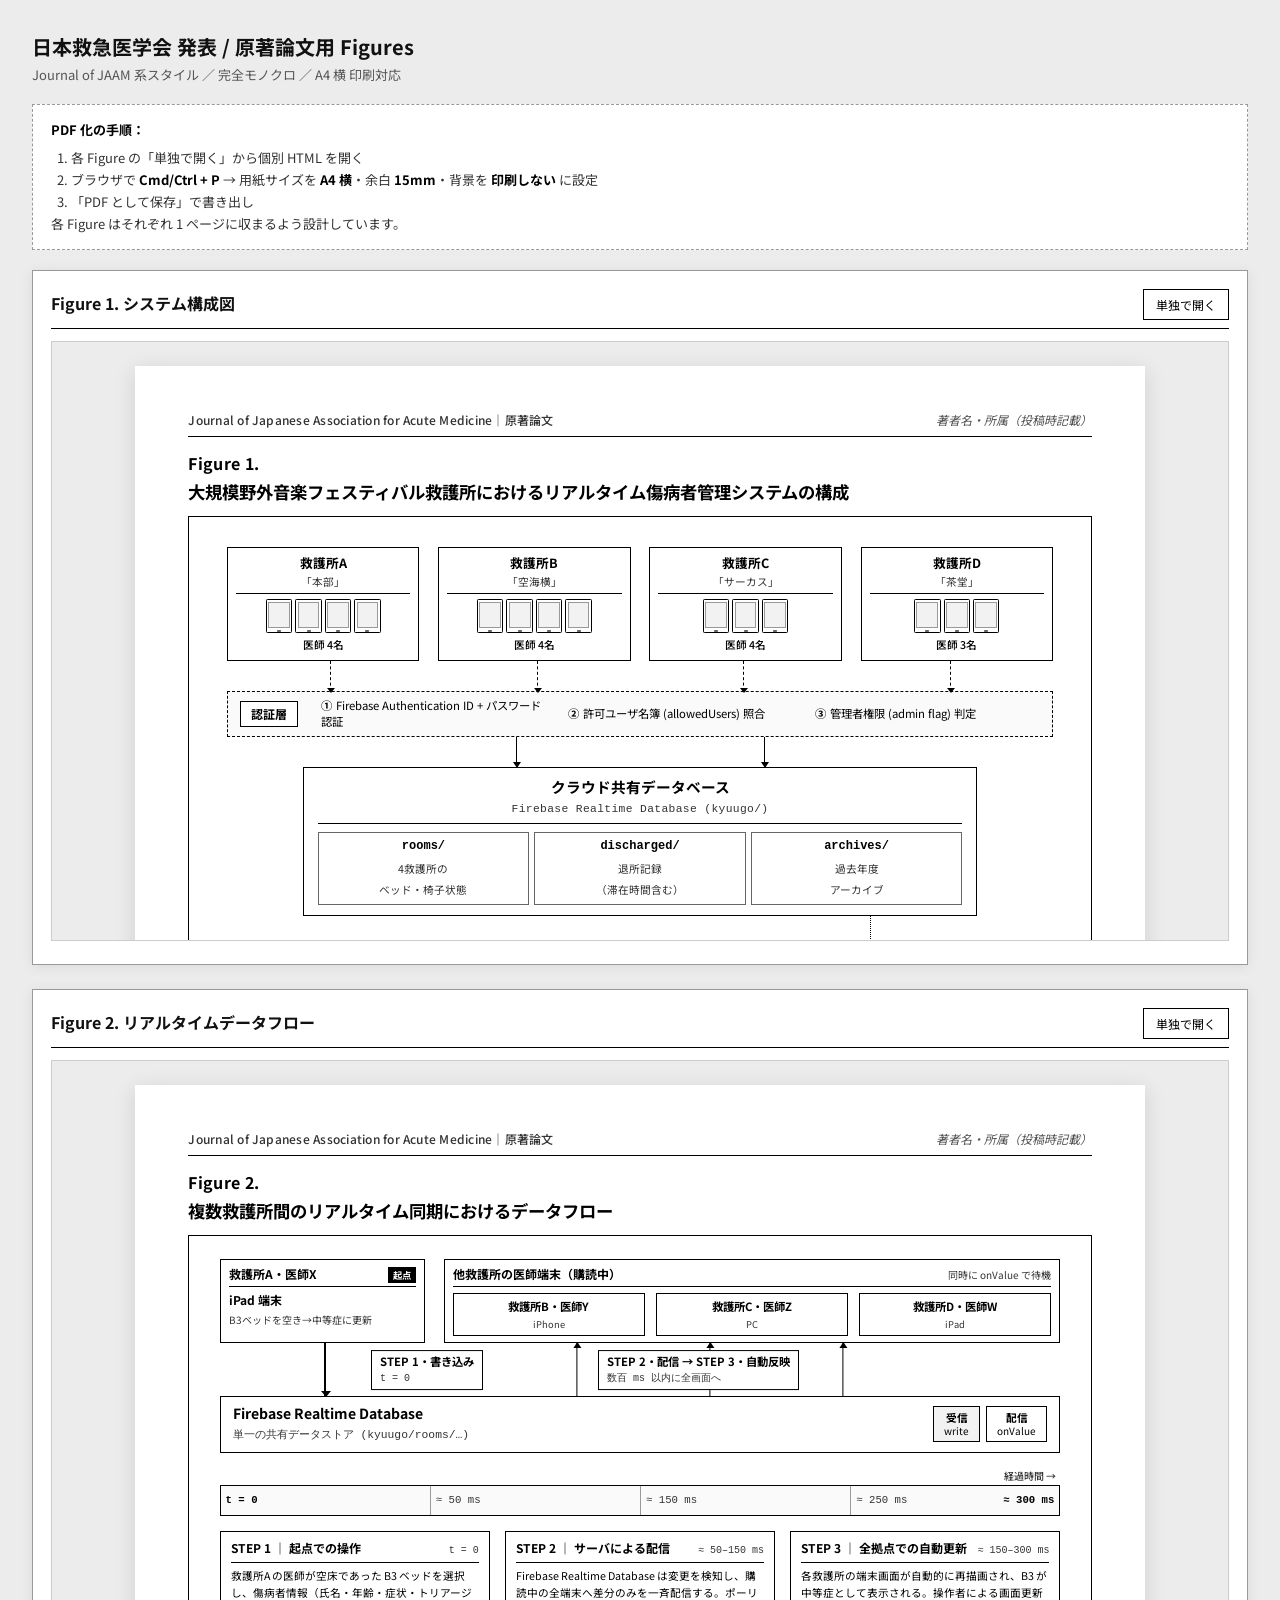
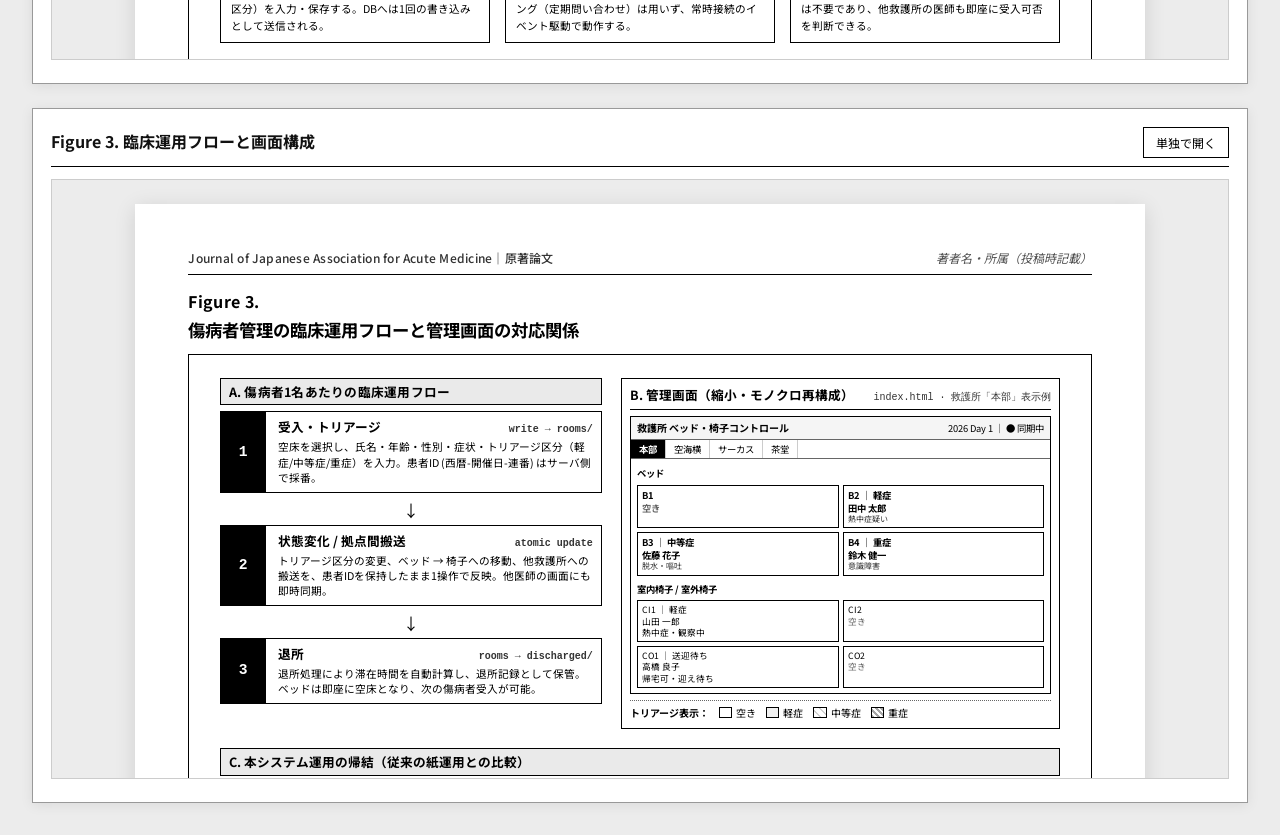
<file: paper/design_handoff_jaam_paper_figures/Figures 一覧.html>
<!DOCTYPE html>
<html lang="ja">
<head>
<meta charset="UTF-8">
<title>日本救急医学会 論文用 Figures 一覧</title>
<link href="https://fonts.googleapis.com/css2?family=Noto+Sans+JP:wght@400;500;700&display=swap" rel="stylesheet">
<style>
  *{box-sizing:border-box;margin:0;padding:0}
  body{
    background:#ececec;
    font-family:'Noto Sans JP',sans-serif;
    padding:32px;
    color:#111;
  }
  h1{ font-size:20px; font-weight:700; margin-bottom:4px;}
  .sub{ font-size:13px; color:#555; margin-bottom:20px;}
  .grid{ display:grid; grid-template-columns:1fr; gap:24px;}
  .fig-card{
    background:#fff;
    border:1px solid #999;
    padding:18px;
    box-shadow:0 2px 12px rgba(0,0,0,.08);
  }
  .fig-card .hd{
    display:flex; justify-content:space-between; align-items:baseline;
    padding-bottom:8px; margin-bottom:12px;
    border-bottom:1px solid #000;
  }
  .fig-card h2{ font-size:16px; font-weight:700;}
  .fig-card .actions{ display:flex; gap:8px;}
  .fig-card a{
    text-decoration:none;
    padding:6px 12px;
    border:1px solid #000;
    font-size:12px;
    color:#000;
    background:#fff;
  }
  .fig-card a:hover{background:#000;color:#fff}
  .fig-card iframe{
    width:100%;
    height:600px;
    border:1px solid #ccc;
    background:#fff;
  }
  .note{
    background:#fff;
    border:1px dashed #999;
    padding:14px 18px;
    font-size:13px;
    line-height:1.7;
    margin-bottom:20px;
    color:#333;
  }
  .note b{ color:#000;}
  ol{ padding-left:20px; margin-top:6px;}
</style>
</head>
<body>

<h1>日本救急医学会 発表 / 原著論文用 Figures</h1>
<div class="sub">Journal of JAAM 系スタイル ／ 完全モノクロ ／ A4 横 印刷対応</div>

<div class="note">
  <b>PDF 化の手順：</b>
  <ol>
    <li>各 Figure の「単独で開く」から個別 HTML を開く</li>
    <li>ブラウザで <b>Cmd/Ctrl + P</b> → 用紙サイズを <b>A4 横</b>・余白 <b>15mm</b>・背景を <b>印刷しない</b> に設定</li>
    <li>「PDF として保存」で書き出し</li>
  </ol>
  各 Figure はそれぞれ 1 ページに収まるよう設計しています。
</div>

<div class="grid">

  <div class="fig-card">
    <div class="hd">
      <h2>Figure 1. システム構成図</h2>
      <div class="actions">
        <a href="Figure 1 システム構成図.html" target="_blank">単独で開く</a>
      </div>
    </div>
    <iframe src="Figure 1 システム構成図.html"></iframe>
  </div>

  <div class="fig-card">
    <div class="hd">
      <h2>Figure 2. リアルタイムデータフロー</h2>
      <div class="actions">
        <a href="Figure 2 データフロー図.html" target="_blank">単独で開く</a>
      </div>
    </div>
    <iframe src="Figure 2 データフロー図.html"></iframe>
  </div>

  <div class="fig-card">
    <div class="hd">
      <h2>Figure 3. 臨床運用フローと画面構成</h2>
      <div class="actions">
        <a href="Figure 3 運用フローと画面.html" target="_blank">単独で開く</a>
      </div>
    </div>
    <iframe src="Figure 3 運用フローと画面.html"></iframe>
  </div>

</div>

</body>
</html>
</file>
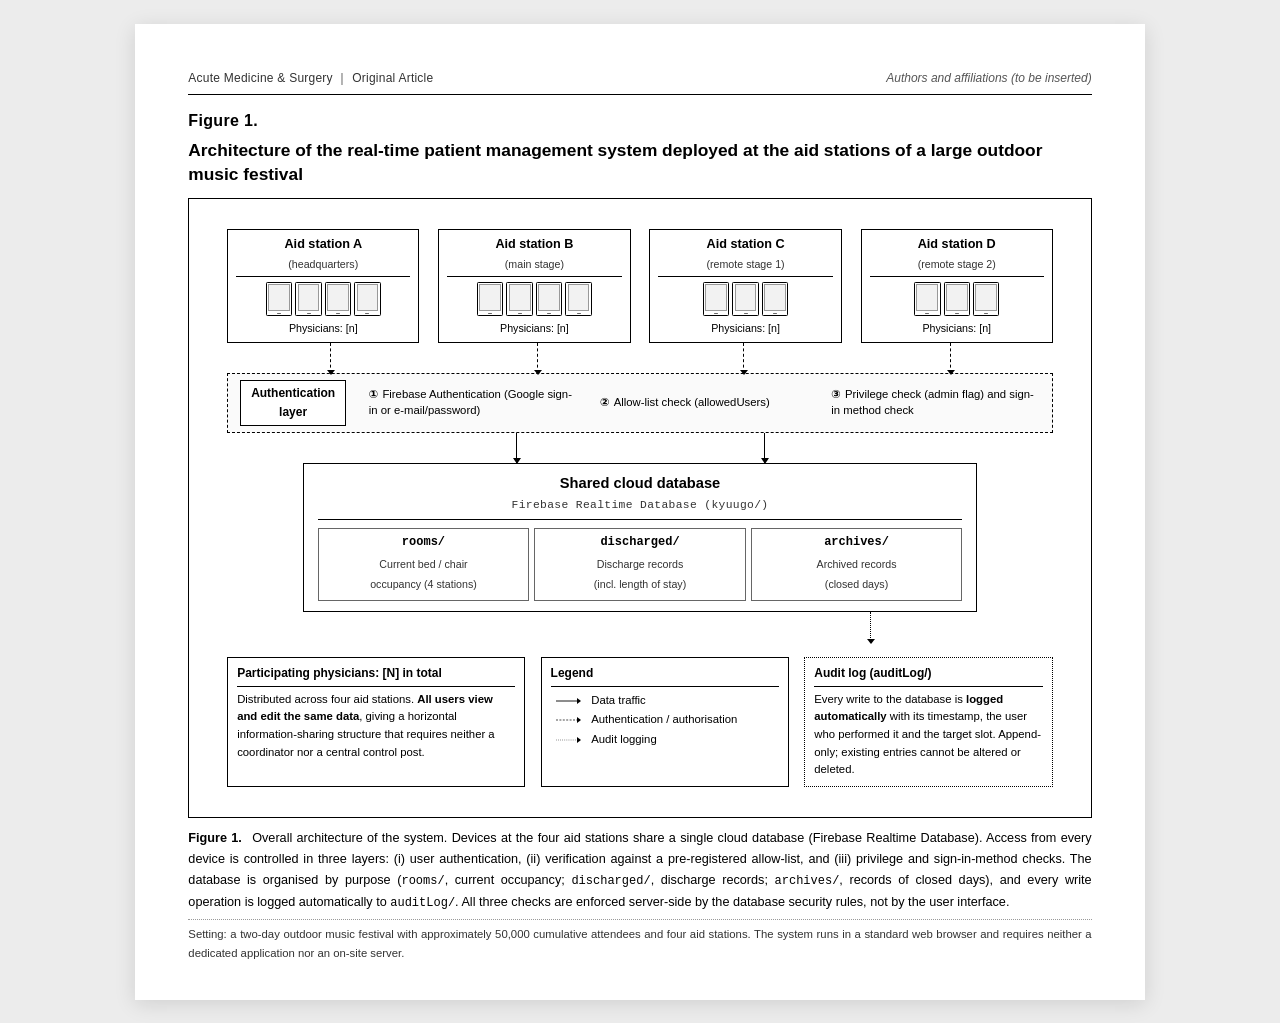
<file: paper/figures_en/Figure1_architecture.html>
<!DOCTYPE html>
<html lang="en">
<head>
<meta charset="UTF-8">
<title>Figure 1. System architecture</title>
<link rel="preconnect" href="https://fonts.googleapis.com">
<link rel="preconnect" href="https://fonts.gstatic.com" crossorigin>
<link href="https://fonts.googleapis.com/css2?family=Noto+Sans+JP:wght@400;500;700&display=swap" rel="stylesheet">
<link rel="stylesheet" href="_shared.css">
<style>
  /* Figure 1：flex縦積み、絶対配置は使わない */
  .f1-canvas {
    padding: 8mm 10mm;
    display: flex;
    flex-direction: column;
    gap: 0;
  }

  /* ─── 段1：4救護所 ─── */
  .row-clinics {
    display: grid;
    grid-template-columns: repeat(4, 1fr);
    gap: 5mm;
  }
  .clinic {
    border: 0.6pt solid #000;
    padding: 5px 8px 6px;
    background: #fff;
    text-align: center;
  }
  .clinic .c-hd {
    font-size: 9.5pt;
    font-weight: 700;
    padding-bottom: 3px;
    border-bottom: 0.4pt solid #000;
    margin-bottom: 5px;
  }
  .clinic .c-hd .c-sub {
    font-size: 8pt;
    color: #333;
    font-weight: 400;
    display: block;
    margin-top: 1px;
  }
  .clinic .devs {
    display: flex;
    justify-content: center;
    gap: 3px;
  }
  .dev {
    width: 7mm; height: 9mm;
    border: 0.5pt solid #000;
    border-radius: 1pt;
    position: relative;
    background: #fff;
  }
  .dev::before {
    content: "";
    position: absolute;
    inset: 1pt 1pt 3pt 1pt;
    background: #f2f2f2;
    border: 0.3pt solid #999;
  }
  .dev::after {
    content: "";
    position: absolute;
    left: 50%;
    bottom: 0.6pt;
    transform: translateX(-50%);
    width: 3pt; height: 1pt;
    background: #666;
    border-radius: 0.5pt;
  }
  .clinic .cnt {
    font-size: 8pt;
    margin-top: 4px;
    color: #000;
    font-weight: 500;
  }

  /* ─── 破線矢印バンド（救護所 → 認証層） ─── */
  .arrows-band {
    height: 8mm;
    position: relative;
  }
  .arrows-band .arr-col {
    position: absolute;
    top: 0;
    width: 0;
    height: 100%;
    border-left: 0.7pt dashed #000;
  }
  .arrows-band .arr-col .arr-head {
    position: absolute;
    bottom: -1pt;
    left: 50%;
    transform: translateX(-50%);
    width: 0; height: 0;
    border-left: 3pt solid transparent;
    border-right: 3pt solid transparent;
    border-top: 4pt solid #000;
  }
  .arrows-band .col1 { left: 12.5%;}
  .arrows-band .col2 { left: 37.5%;}
  .arrows-band .col3 { left: 62.5%;}
  .arrows-band .col4 { left: 87.5%;}

  /* ─── 段2：認証層 ─── */
  .auth-band {
    border: 0.6pt dashed #000;
    padding: 6px 12px;
    background: #fafafa;
    display: grid;
    grid-template-columns: auto 1fr 1fr 1fr;
    gap: 6mm;
    align-items: center;
  }
  .auth-band .ab-t {
    font-weight: 700;
    font-size: 9pt;
    padding: 3px 10px;
    border: 0.4pt solid #000;
    background: #fff;
    text-align: center;
    white-space: nowrap;
  }
  .auth-band .ab-item {
    font-size: 8.5pt;
    color: #000;
    line-height: 1.4;
  }
  .auth-band .ab-item b {
    font-weight: 700;
    display: inline-block;
    margin-right: 4px;
  }

  /* ─── 実線矢印バンド（認証層 → DB） ─── */
  .arrows-band2 {
    height: 8mm;
    position: relative;
  }
  .arrows-band2 .arr-col {
    position: absolute;
    top: 0;
    width: 0;
    height: 100%;
    border-left: 0.9pt solid #000;
  }
  .arrows-band2 .arr-col .arr-head {
    position: absolute;
    bottom: -1pt;
    left: 50%;
    transform: translateX(-50%);
    width: 0; height: 0;
    border-left: 3.5pt solid transparent;
    border-right: 3.5pt solid transparent;
    border-top: 5pt solid #000;
  }
  .arrows-band2 .colL { left: 35%;}
  .arrows-band2 .colR { left: 65%;}

  /* ─── 段3：DB ─── */
  .backend {
    margin: 0 20mm;
    border: 1.2pt solid #000;
    padding: 8px 14px 10px;
    background: #fff;
  }
  .backend .b-hd {
    font-size: 11pt;
    font-weight: 700;
    text-align: center;
    padding-bottom: 5px;
    border-bottom: 0.5pt solid #000;
    margin-bottom: 8px;
  }
  .backend .b-hd .en {
    font-size: 8.5pt;
    font-weight: 400;
    color: #333;
    display: block;
    margin-top: 2px;
    letter-spacing: 0.03em;
    font-family: monospace;
  }
  .backend .b-body {
    display: grid;
    grid-template-columns: 1fr 1fr 1fr;
    gap: 5px;
  }
  .backend .b-cell {
    border: 0.4pt solid #666;
    padding: 5px 4px 6px;
    text-align: center;
    line-height: 1.4;
  }
  .backend .b-cell b {
    font-weight: 700;
    font-size: 9pt;
    display: block;
    font-family: monospace;
    margin-bottom: 2px;
  }
  .backend .b-cell span { color: #333; font-size: 8pt;}

  /* ─── 点線矢印（DB → 監査ログ） ─── */
  .arrows-band3 {
    height: 8mm;
    position: relative;
  }
  .arrows-band3 .arr-col {
    position: absolute;
    top: 0; right: 22%;
    width: 0;
    height: 100%;
    border-left: 0.5pt dotted #000;
  }
  .arrows-band3 .arr-col .arr-head {
    position: absolute;
    bottom: -1pt;
    left: 50%;
    transform: translateX(-50%);
    width: 0; height: 0;
    border-left: 3pt solid transparent;
    border-right: 3pt solid transparent;
    border-top: 4pt solid #000;
  }

  /* ─── 段4：補足 ─── */
  .bottom-row {
    margin-top: 4mm;
    display: grid;
    grid-template-columns: 1.2fr 1fr 1fr;
    gap: 4mm;
  }
  .b-audit, .b-staff, .b-legend {
    border: 0.5pt solid #000;
    padding: 6px 9px 7px;
    background: #fff;
    font-size: 8.5pt;
    line-height: 1.55;
  }
  .b-audit { border-style: dotted; }
  .b-audit .a-hd, .b-staff .a-hd, .b-legend .a-hd {
    font-weight: 700;
    font-size: 9pt;
    padding-bottom: 3px;
    margin-bottom: 4px;
    border-bottom: 0.3pt solid #000;
  }
  .b-audit p, .b-staff p { font-size: 8.5pt; color: #000; line-height: 1.55;}
  .b-staff b { font-weight: 700;}

  .b-legend .lg-row {
    display: flex; align-items: center; gap: 6px;
    padding: 1px 0;
    font-size: 8.5pt;
  }
  .b-legend .lg-key {
    width: 26pt; height: 10pt;
    display: flex; align-items: center; justify-content: center;
    flex-shrink: 0;
  }
</style>
</head>
<body>

<div class="figure-page">
  <div class="fig-header">
    <div class="journal">Acute Medicine &amp; Surgery ｜ Original Article</div>
    <div class="authors">Authors and affiliations (to be inserted)</div>
  </div>

  <div class="fig-num">Figure 1.</div>
  <div class="fig-title">Architecture of the real-time patient management system deployed at the aid stations of a large outdoor music festival</div>

  <div class="fig-canvas f1-canvas">

    <!-- 段1：4救護所 -->
    <div class="row-clinics">
      <div class="clinic">
        <div class="c-hd">Aid station A <span class="c-sub">(headquarters)</span></div>
        <div class="devs"><div class="dev"></div><div class="dev"></div><div class="dev"></div><div class="dev"></div></div>
        <div class="cnt">Physicians: [n]</div>
      </div>
      <div class="clinic">
        <div class="c-hd">Aid station B <span class="c-sub">(main stage)</span></div>
        <div class="devs"><div class="dev"></div><div class="dev"></div><div class="dev"></div><div class="dev"></div></div>
        <div class="cnt">Physicians: [n]</div>
      </div>
      <div class="clinic">
        <div class="c-hd">Aid station C <span class="c-sub">(remote stage 1)</span></div>
        <div class="devs"><div class="dev"></div><div class="dev"></div><div class="dev"></div></div>
        <div class="cnt">Physicians: [n]</div>
      </div>
      <div class="clinic">
        <div class="c-hd">Aid station D <span class="c-sub">(remote stage 2)</span></div>
        <div class="devs"><div class="dev"></div><div class="dev"></div><div class="dev"></div></div>
        <div class="cnt">Physicians: [n]</div>
      </div>
    </div>

    <!-- 破線矢印バンド -->
    <div class="arrows-band">
      <div class="arr-col col1"><div class="arr-head"></div></div>
      <div class="arr-col col2"><div class="arr-head"></div></div>
      <div class="arr-col col3"><div class="arr-head"></div></div>
      <div class="arr-col col4"><div class="arr-head"></div></div>
    </div>

    <!-- 段2：認証層 -->
    <div class="auth-band">
      <div class="ab-t">Authentication<br>layer</div>
      <div class="ab-item"><b>①</b>Firebase Authentication (Google sign-in or e-mail/password)</div>
      <div class="ab-item"><b>②</b>Allow-list check (allowedUsers)</div>
      <div class="ab-item"><b>③</b>Privilege check (admin flag) and sign-in method check</div>
    </div>

    <!-- 実線矢印バンド -->
    <div class="arrows-band2">
      <div class="arr-col colL"><div class="arr-head"></div></div>
      <div class="arr-col colR"><div class="arr-head"></div></div>
    </div>

    <!-- 段3：DB -->
    <div class="backend">
      <div class="b-hd">
        Shared cloud database
        <span class="en">Firebase Realtime Database (kyuugo/)</span>
      </div>
      <div class="b-body">
        <div class="b-cell"><b>rooms/</b><span>Current bed / chair<br>occupancy (4 stations)</span></div>
        <div class="b-cell"><b>discharged/</b><span>Discharge records<br>(incl. length of stay)</span></div>
        <div class="b-cell"><b>archives/</b><span>Archived records<br>(closed days)</span></div>
      </div>
    </div>

    <!-- 点線矢印（DB → 監査ログ） -->
    <div class="arrows-band3">
      <div class="arr-col"><div class="arr-head"></div></div>
    </div>

    <!-- 段4：補足 -->
    <div class="bottom-row">
      <div class="b-staff">
        <div class="a-hd">Participating physicians: [N] in total</div>
        <p>Distributed across four aid stations. <b>All users view and edit the same data</b>, giving a horizontal information-sharing structure that requires neither a coordinator nor a central control post.</p>
      </div>
      <div class="b-legend">
        <div class="a-hd">Legend</div>
        <div class="lg-row">
          <div class="lg-key">
            <svg width="26" height="10"><line x1="1" y1="5" x2="22" y2="5" stroke="#000" stroke-width="0.9"/><polygon points="22,2 26,5 22,8" fill="#000"/></svg>
          </div>
          <span>Data traffic</span>
        </div>
        <div class="lg-row">
          <div class="lg-key">
            <svg width="26" height="10"><line x1="1" y1="5" x2="22" y2="5" stroke="#000" stroke-width="0.7" stroke-dasharray="2 1.4"/><polygon points="22,2 26,5 22,8" fill="#000"/></svg>
          </div>
          <span>Authentication / authorisation</span>
        </div>
        <div class="lg-row">
          <div class="lg-key">
            <svg width="26" height="10"><line x1="1" y1="5" x2="22" y2="5" stroke="#000" stroke-width="0.6" stroke-dasharray="0.7 1.4"/><polygon points="22,2 26,5 22,8" fill="#000"/></svg>
          </div>
          <span>Audit logging</span>
        </div>
      </div>
      <div class="b-audit">
        <div class="a-hd">Audit log (auditLog/)</div>
        <p>Every write to the database is <b>logged automatically</b> with its timestamp, the user who performed it and the target slot. Append-only; existing entries cannot be altered or deleted.</p>
      </div>
    </div>

  </div>

  <div class="fig-caption">
    <span class="cap-label">Figure 1.</span>
    Overall architecture of the system. Devices at the four aid stations share a single cloud database (Firebase Realtime Database). Access from every device is controlled in three layers: (i) user authentication, (ii) verification against a pre-registered allow-list, and (iii) privilege and sign-in-method checks. The database is organised by purpose (<code style="font-family:monospace;font-size:9pt">rooms/</code>, current occupancy; <code style="font-family:monospace;font-size:9pt">discharged/</code>, discharge records; <code style="font-family:monospace;font-size:9pt">archives/</code>, records of closed days), and every write operation is logged automatically to <code style="font-family:monospace;font-size:9pt">auditLog/</code>. All three checks are enforced server-side by the database security rules, not by the user interface.
    <span class="cap-note">
      Setting: a two-day outdoor music festival with approximately 50,000 cumulative attendees and four aid stations. The system runs in a standard web browser and requires neither a dedicated application nor an on-site server.
    </span>
  </div>
</div>

</body>
</html>
</file>
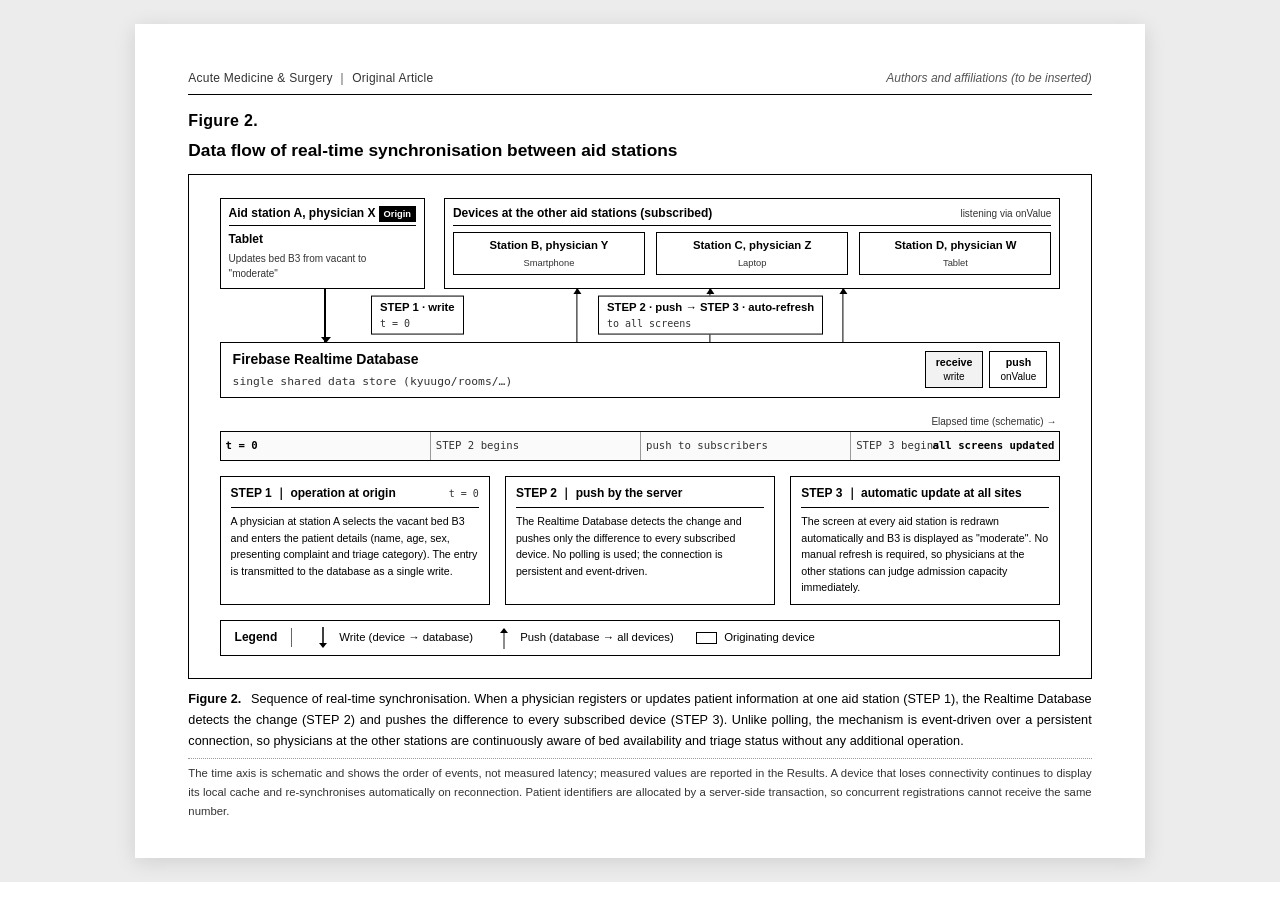
<file: paper/figures_en/Figure2_dataflow.html>
<!DOCTYPE html>
<html lang="en">
<head>
<meta charset="UTF-8">
<title>Figure 2. Data flow</title>
<link rel="preconnect" href="https://fonts.googleapis.com">
<link rel="preconnect" href="https://fonts.gstatic.com" crossorigin>
<link href="https://fonts.googleapis.com/css2?family=Noto+Sans+JP:wght@400;500;700&display=swap" rel="stylesheet">
<link rel="stylesheet" href="_shared.css">
<style>
  /* Figure 2：flex縦積み */
  .f2-canvas {
    padding: 6mm 8mm;
    display: flex;
    flex-direction: column;
    gap: 0;
  }

  /* ─── 段1：起点(A) と 他3拠点 ─── */
  .actors-row {
    display: grid;
    grid-template-columns: 1fr 3fr;
    gap: 5mm;
  }
  .actor-single, .actor-multi {
    border: 0.6pt solid #000;
    padding: 5px 8px 6px;
    background: #fff;
  }
  .actor-single.origin { border-width: 1.2pt;}
  .actor-single .a-hd, .actor-multi .a-hd {
    font-weight: 700;
    font-size: 9pt;
    padding-bottom: 3px;
    margin-bottom: 4px;
    border-bottom: 0.4pt solid #000;
    display: flex; justify-content: space-between; align-items: baseline;
  }
  .actor-single .a-hd .tag {
    font-size: 7pt;
    font-weight: 700;
    padding: 1px 5px;
    background: #000;
    color: #fff;
  }
  .actor-single .a-t {
    font-size: 9pt;
    font-weight: 700;
  }
  .actor-single .a-s {
    font-size: 7.5pt; color: #333;
    display: block; margin-top: 2px;
  }
  .actor-multi .a-multi {
    display: grid;
    grid-template-columns: repeat(3, 1fr);
    gap: 3mm;
    padding-top: 2px;
  }
  .actor-multi .a-cell {
    border: 0.5pt solid #000;
    padding: 4px 6px;
    text-align: center;
    font-size: 8pt;
    background: #fff;
  }
  .actor-multi .a-cell b { font-weight: 700; display: block; font-size: 8.5pt;}
  .actor-multi .a-cell span { font-size: 7pt; color: #333; display: block; margin-top: 1px;}

  /* ─── 矢印バンド（起点/他拠点 <-> DB） ─── */
  .arrow-band {
    position: relative;
    height: 14mm;
  }
  /* 起点(A)側：太い下向き */
  .arrow-band .aw-write {
    position: absolute;
    left: 12.5%; top: 0; bottom: 0;
    width: 0;
    border-left: 1.5pt solid #000;
    transform: translateX(-0.75pt);
  }
  .arrow-band .aw-write::after {
    content: "";
    position: absolute;
    left: 50%; bottom: -1pt;
    transform: translateX(-50%);
    width: 0; height: 0;
    border-left: 4pt solid transparent;
    border-right: 4pt solid transparent;
    border-top: 5pt solid #000;
  }
  /* DB → 他3拠点：細い上向き 3本 */
  .arrow-band .aw-up {
    position: absolute;
    top: 0; bottom: 0;
    width: 0;
    border-left: 0.9pt solid #000;
    transform: translateX(-0.45pt);
  }
  .arrow-band .aw-up::before {
    content: "";
    position: absolute;
    left: 50%; top: -1pt;
    transform: translateX(-50%);
    width: 0; height: 0;
    border-left: 3.5pt solid transparent;
    border-right: 3.5pt solid transparent;
    border-bottom: 5pt solid #000;
  }
  .arrow-band .aw-b1 { left: 42.5%;}
  .arrow-band .aw-b2 { left: 58.3%;}
  .arrow-band .aw-b3 { left: 74.2%;}

  /* 矢印バンドの左右に STEPラベル */
  .arrow-band .step-cap {
    position: absolute;
    top: 50%;
    transform: translateY(-50%);
    background: #fff;
    padding: 3px 8px;
    border: 0.4pt solid #000;
    font-size: 8pt;
    line-height: 1.4;
    white-space: nowrap;
  }
  .arrow-band .step-cap b { font-weight: 700; display: block; font-size: 8.5pt;}
  .arrow-band .step-cap .st-time { font-family: monospace; font-size: 7.5pt; color: #333;}
  .arrow-band .step-cap.left { left: 18%; }
  .arrow-band .step-cap.right { left: 45%; }

  /* ─── 段3：DB帯 ─── */
  .db-bar {
    border: 1.2pt solid #000;
    padding: 6px 12px 7px;
    background: #fff;
    display: flex;
    align-items: center;
    justify-content: space-between;
    min-height: 15mm;
  }
  .db-bar .db-name { font-weight: 700; font-size: 10.5pt;}
  .db-bar .db-name span {
    font-weight: 400; font-size: 8.5pt; color: #333;
    display: block; margin-top: 2px; font-family: monospace;
  }
  .db-bar .db-ports { display: flex; gap: 6px;}
  .db-bar .db-port {
    font-size: 7.5pt;
    padding: 4px 10px;
    border: 0.4pt solid #000;
    text-align: center;
    line-height: 1.3;
  }
  .db-bar .db-port b { font-weight: 700; font-size: 8pt; display: block;}
  .db-bar .db-port.in { background: #f2f2f2;}

  /* ─── 段4：時刻軸 ─── */
  .timeaxis-wrap {
    margin-top: 4mm;
    position: relative;
  }
  .timeaxis-wrap .ax-label {
    text-align: right;
    font-size: 7.5pt;
    color: #333;
    padding: 0 4px 2px;
    font-weight: 500;
  }
  .timeaxis {
    height: 8mm;
    border-top: 0.6pt solid #000;
    border-bottom: 0.6pt solid #000;
    background: #fafafa;
    position: relative;
  }
  .timeaxis .tick {
    position: absolute;
    top: 0; bottom: 0;
    display: flex; align-items: center;
    font-size: 8pt;
    padding-left: 5px;
    padding-right: 5px;
    color: #333;
    border-left: 0.3pt solid #999;
    font-family: monospace;
    white-space: nowrap;
  }
  .timeaxis .tick.major {
    border-left-width: 0.7pt;
    border-left-color: #000;
    color: #000;
    font-weight: 700;
  }
  .timeaxis .tick.end {
    right: 0;
    padding-right: 5px;
    font-weight: 700;
    color: #000;
    border-left: none;
    border-right: 0.7pt solid #000;
  }

  /* ─── 段5：3ステップ詳細 ─── */
  .steps-detail {
    margin-top: 4mm;
    display: grid;
    grid-template-columns: 1fr 1fr 1fr;
    gap: 4mm;
  }
  .steps-detail .stp {
    border: 0.5pt solid #000;
    padding: 7px 10px 8px;
    background: #fff;
  }
  .steps-detail .stp .sd-hd {
    font-weight: 700;
    font-size: 9pt;
    padding-bottom: 4px;
    margin-bottom: 5px;
    border-bottom: 0.3pt solid #000;
    display: flex; justify-content: space-between; align-items: baseline;
    white-space: nowrap;
  }
  .steps-detail .stp .sd-time {
    font-family: monospace;
    font-size: 7.5pt;
    color: #333;
    font-weight: 400;
  }
  .steps-detail .stp p { font-size: 8pt; line-height: 1.55;}

  /* ─── 段6：凡例 ─── */
  .f2-legend {
    margin-top: 4mm;
    border: 0.5pt solid #000;
    padding: 5px 14px;
    background: #fff;
    display: flex; gap: 22px; align-items: center;
    justify-content: flex-start;
  }
  .f2-legend .lg-title {
    font-weight: 700; font-size: 9pt;
    padding-right: 14px;
    border-right: 0.3pt solid #666;
    white-space: nowrap;
  }
  .f2-legend .lg-row {
    display: flex; align-items: center; gap: 7px;
    font-size: 8.5pt;
    white-space: nowrap;
  }
</style>
</head>
<body>

<div class="figure-page">
  <div class="fig-header">
    <div class="journal">Acute Medicine &amp; Surgery ｜ Original Article</div>
    <div class="authors">Authors and affiliations (to be inserted)</div>
  </div>

  <div class="fig-num">Figure 2.</div>
  <div class="fig-title">Data flow of real-time synchronisation between aid stations</div>

  <div class="fig-canvas f2-canvas">

    <!-- 段1：起点 + 他3拠点 -->
    <div class="actors-row">
      <div class="actor-single origin">
        <div class="a-hd">
          <span>Aid station A, physician X</span>
          <span class="tag">Origin</span>
        </div>
        <div class="a-t">Tablet</div>
        <span class="a-s">Updates bed B3 from vacant to &quot;moderate&quot;</span>
      </div>
      <div class="actor-multi">
        <div class="a-hd">
          <span>Devices at the other aid stations (subscribed)</span>
          <span style="font-size:7.5pt; color:#333; font-weight:400">listening via onValue</span>
        </div>
        <div class="a-multi">
          <div class="a-cell"><b>Station B, physician Y</b><span>Smartphone</span></div>
          <div class="a-cell"><b>Station C, physician Z</b><span>Laptop</span></div>
          <div class="a-cell"><b>Station D, physician W</b><span>Tablet</span></div>
        </div>
      </div>
    </div>

    <!-- 段2：矢印バンド + STEPキャプション -->
    <div class="arrow-band">
      <div class="aw-write"></div>
      <div class="aw-up aw-b1"></div>
      <div class="aw-up aw-b2"></div>
      <div class="aw-up aw-b3"></div>
      <div class="step-cap left">
        <b>STEP 1 &middot; write</b>
        <span class="st-time">t = 0</span>
      </div>
      <div class="step-cap right">
        <b>STEP 2 &middot; push &rarr; STEP 3 &middot; auto-refresh</b>
        <span class="st-time">to all screens</span>
      </div>
    </div>

    <!-- 段3：DB -->
    <div class="db-bar">
      <div class="db-name">Firebase Realtime Database
        <span>single shared data store (kyuugo/rooms/…)</span>
      </div>
      <div class="db-ports">
        <div class="db-port in"><b>receive</b>write</div>
        <div class="db-port"><b>push</b>onValue</div>
      </div>
    </div>

    <!-- 段4：時刻軸 -->
    <div class="timeaxis-wrap">
      <div class="ax-label">Elapsed time (schematic) &rarr;</div>
      <div class="timeaxis">
        <div class="tick major" style="left:0%">t = 0</div>
        <div class="tick" style="left:25%">STEP 2 begins</div>
        <div class="tick" style="left:50%">push to subscribers</div>
        <div class="tick" style="left:75%">STEP 3 begins</div>
        <div class="tick end">all screens updated</div>
      </div>
    </div>

    <!-- 段5：3ステップ詳細 -->
    <div class="steps-detail">
      <div class="stp">
        <div class="sd-hd"><span>STEP 1 ｜ operation at origin</span><span class="sd-time">t = 0</span></div>
        <p>A physician at station A selects the vacant bed B3 and enters the patient details (name, age, sex, presenting complaint and triage category). The entry is transmitted to the database as a single write.</p>
      </div>
      <div class="stp">
        <div class="sd-hd"><span>STEP 2 ｜ push by the server</span><span class="sd-time"></span></div>
        <p>The Realtime Database detects the change and pushes only the difference to every subscribed device. No polling is used; the connection is persistent and event-driven.</p>
      </div>
      <div class="stp">
        <div class="sd-hd"><span>STEP 3 ｜ automatic update at all sites</span><span class="sd-time"></span></div>
        <p>The screen at every aid station is redrawn automatically and B3 is displayed as &quot;moderate&quot;. No manual refresh is required, so physicians at the other stations can judge admission capacity immediately.</p>
      </div>
    </div>

    <!-- 段6：凡例 -->
    <div class="f2-legend">
      <span class="lg-title">Legend</span>
      <div class="lg-row">
        <svg width="18" height="24"><line x1="9" y1="1" x2="9" y2="18" stroke="#000" stroke-width="1.5"/><polygon points="5,17 13,17 9,22" fill="#000"/></svg>
        <span>Write (device &rarr; database)</span>
      </div>
      <div class="lg-row">
        <svg width="18" height="24"><line x1="9" y1="6" x2="9" y2="23" stroke="#000" stroke-width="0.9"/><polygon points="5,7 13,7 9,2" fill="#000"/></svg>
        <span>Push (database &rarr; all devices)</span>
      </div>
      <div class="lg-row">
        <div style="width:16pt;height:9pt;border:1.2pt solid #000"></div>
        <span>Originating device</span>
      </div>
    </div>

  </div>

  <div class="fig-caption">
    <span class="cap-label">Figure 2.</span>
    Sequence of real-time synchronisation. When a physician registers or updates patient information at one aid station (STEP 1), the Realtime Database detects the change (STEP 2) and pushes the difference to every subscribed device (STEP 3). Unlike polling, the mechanism is event-driven over a persistent connection, so physicians at the other stations are continuously aware of bed availability and triage status without any additional operation.
    <span class="cap-note">
      The time axis is schematic and shows the order of events, not measured latency; measured values are reported in the Results. A device that loses connectivity continues to display its local cache and re-synchronises automatically on reconnection. Patient identifiers are allocated by a server-side transaction, so concurrent registrations cannot receive the same number.
    </span>
  </div>
</div>

</body>
</html>
</file>
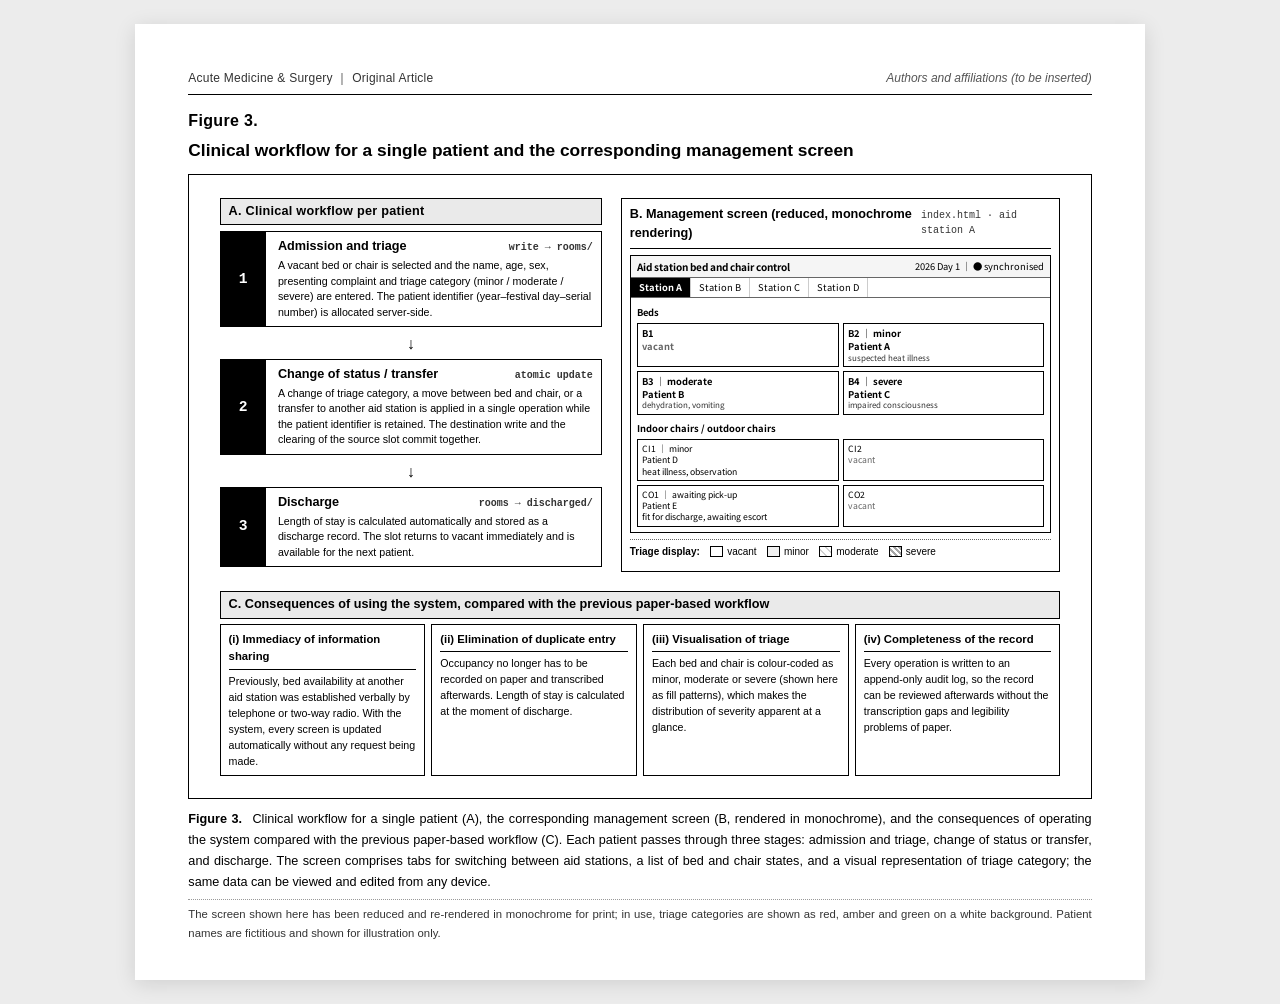
<file: paper/figures_en/Figure3_workflow.html>
<!DOCTYPE html>
<html lang="en">
<head>
<meta charset="UTF-8">
<title>Figure 3. Clinical workflow and screen</title>
<link rel="preconnect" href="https://fonts.googleapis.com">
<link rel="preconnect" href="https://fonts.gstatic.com" crossorigin>
<link href="https://fonts.googleapis.com/css2?family=Noto+Sans+JP:wght@400;500;700&display=swap" rel="stylesheet">
<link rel="stylesheet" href="_shared.css">
<style>
  .f3-canvas {
    padding: 6mm 8mm;
    display: flex;
    flex-direction: column;
    gap: 5mm;
  }

  .f3-top {
    display: grid;
    grid-template-columns: 1fr 1.15fr;
    gap: 5mm;
  }
  .flow-col .fc-title {
    font-size: 9.5pt;
    font-weight: 700;
    padding: 3px 8px;
    border: 0.6pt solid #000;
    background: #eaeaea;
    margin-bottom: 6px;
    letter-spacing: 0.02em;
  }
  .flow-step {
    display: grid;
    grid-template-columns: 12mm 1fr;
    gap: 4px;
    margin-bottom: 5px;
    border: 0.5pt solid #000;
    background: #fff;
  }
  .flow-step .fs-num {
    background: #000;
    color: #fff;
    display: flex;
    align-items: center;
    justify-content: center;
    font-weight: 700;
    font-size: 11pt;
    font-family: monospace;
  }
  .flow-step .fs-body {
    padding: 5px 8px 6px;
    font-size: 8.5pt;
    line-height: 1.5;
  }
  .flow-step .fs-body .fs-hd {
    font-weight: 700;
    font-size: 9.5pt;
    margin-bottom: 2px;
    display: flex;
    justify-content: space-between;
    align-items: baseline;
  }
  .flow-step .fs-body .fs-op {
    font-size: 7.5pt;
    color: #333;
    font-family: monospace;
  }
  .flow-step .fs-body p { font-size: 8pt; line-height: 1.45;}

  .arrow-down {
    text-align: center;
    font-size: 12pt;
    margin: 2px 0;
    color: #000;
  }

  /* 右：画面キャプチャ縮小版 */
  .ui-panel {
    border: 0.6pt solid #000;
    padding: 6px 8px 8px;
    background: #fff;
  }
  .ui-panel .up-title {
    font-size: 9.5pt;
    font-weight: 700;
    padding-bottom: 4px;
    margin-bottom: 6px;
    border-bottom: 0.5pt solid #000;
    display: flex;
    justify-content: space-between;
    align-items: baseline;
  }
  .ui-panel .up-title .up-sub {
    font-size: 7.5pt;
    font-weight: 400;
    color: #333;
    font-family: monospace;
  }

  /* UI縮小 mock */
  .mock {
    border: 0.5pt solid #000;
    background: #fff;
    font-family: 'Noto Sans JP', sans-serif;
  }
  .mock .mk-hdr {
    padding: 3px 6px;
    border-bottom: 0.3pt solid #666;
    display: flex;
    justify-content: space-between;
    align-items: center;
    font-size: 7pt;
    background: #f5f5f5;
  }
  .mock .mk-hdr b { font-weight: 700; font-size: 7.5pt;}
  .mock .mk-tabs {
    display: flex;
    border-bottom: 0.3pt solid #666;
    background: #fff;
  }
  .mock .mk-tab {
    padding: 2px 8px;
    font-size: 7pt;
    border-right: 0.3pt solid #ccc;
  }
  .mock .mk-tab.on {
    background: #000;
    color: #fff;
    font-weight: 700;
  }
  .mock .mk-body {
    padding: 5px 6px;
    display: grid;
    grid-template-columns: 1fr 1fr;
    gap: 4px;
  }
  .mock .mk-body .col-lbl {
    grid-column: 1 / -1;
    font-size: 7pt;
    font-weight: 700;
    margin-top: 2px;
  }
  .mock .bed, .mock .chair {
    border: 0.4pt solid #000;
    padding: 3px 4px;
    font-size: 6.5pt;
    line-height: 1.3;
    background: #fff;
    min-height: 8mm;
  }
  .mock .bed .b-lbl { font-weight: 700; font-size: 7pt;}
  .mock .bed .b-name { font-weight: 700; font-size: 7pt; margin-top: 1px;}
  .mock .bed .b-sym { font-size: 6pt; color: #333;}

  /* トリアージ表現 (モノクロ・パターン) */
  .tri-empty { background: #fff; }
  .tri-green { background: #f0f0f0; }
  .tri-yellow {
    background:
      repeating-linear-gradient(45deg, transparent 0 3pt, rgba(0,0,0,.18) 3pt 4pt),
      #fff;
  }
  .tri-red {
    background:
      repeating-linear-gradient(45deg, rgba(0,0,0,.35) 0 1.5pt, transparent 1.5pt 3pt),
      #fff;
  }

  /* 凡例(トリアージ) */
  .tri-legend {
    margin-top: 6px;
    border-top: 0.3pt dotted #666;
    padding-top: 4px;
    display: flex;
    gap: 10px;
    font-size: 7.5pt;
  }
  .tri-legend .item {
    display: flex; align-items: center; gap: 4px;
  }
  .tri-legend .sw {
    width: 10pt; height: 8pt; border: 0.4pt solid #000;
  }

  /* 下段：帰結 */
  .outcome {}
  .outcome .out-title {
    font-size: 9.5pt;
    font-weight: 700;
    padding: 3px 8px;
    border: 0.6pt solid #000;
    background: #eaeaea;
    margin-bottom: 5px;
  }
  .outcome-grid {
    display: grid;
    grid-template-columns: repeat(4, 1fr);
    gap: 6px;
  }
  .outcome-grid .card {
    border: 0.5pt solid #000;
    padding: 6px 8px;
    background: #fff;
  }
  .outcome-grid .card .oc-hd {
    font-weight: 700;
    font-size: 8.5pt;
    padding-bottom: 3px;
    margin-bottom: 3px;
    border-bottom: 0.3pt solid #000;
  }
  .outcome-grid .card p { font-size: 8pt; line-height: 1.5;}
</style>
</head>
<body>

<div class="figure-page">
  <div class="fig-header">
    <div class="journal">Acute Medicine &amp; Surgery ｜ Original Article</div>
    <div class="authors">Authors and affiliations (to be inserted)</div>
  </div>

  <div class="fig-num">Figure 3.</div>
  <div class="fig-title">Clinical workflow for a single patient and the corresponding management screen</div>

  <div class="fig-canvas f3-canvas">

    <div class="f3-top">

    <!-- ═══ 左：フロー ═══ -->
    <div class="flow-col">
      <div class="fc-title">A. Clinical workflow per patient</div>

      <div class="flow-step">
        <div class="fs-num">1</div>
        <div class="fs-body">
          <div class="fs-hd">Admission and triage <span class="fs-op">write &rarr; rooms/</span></div>
          <p>A vacant bed or chair is selected and the name, age, sex, presenting complaint and triage category (minor / moderate / severe) are entered. The patient identifier (year&ndash;festival day&ndash;serial number) is allocated server-side.</p>
        </div>
      </div>
      <div class="arrow-down">↓</div>

      <div class="flow-step">
        <div class="fs-num">2</div>
        <div class="fs-body">
          <div class="fs-hd">Change of status / transfer <span class="fs-op">atomic update</span></div>
          <p>A change of triage category, a move between bed and chair, or a transfer to another aid station is applied in a single operation while the patient identifier is retained. The destination write and the clearing of the source slot commit together.</p>
        </div>
      </div>
      <div class="arrow-down">↓</div>

      <div class="flow-step">
        <div class="fs-num">3</div>
        <div class="fs-body">
          <div class="fs-hd">Discharge <span class="fs-op">rooms &rarr; discharged/</span></div>
          <p>Length of stay is calculated automatically and stored as a discharge record. The slot returns to vacant immediately and is available for the next patient.</p>
        </div>
      </div>
    </div>

    <!-- ═══ 右：UI キャプチャ ═══ -->
    <div class="ui-panel">
      <div class="up-title">
        B. Management screen (reduced, monochrome rendering)
        <span class="up-sub">index.html &middot; aid station A</span>
      </div>

      <div class="mock">
        <div class="mk-hdr">
          <b>Aid station bed and chair control</b>
          <span>2026 Day 1 ｜ ● synchronised</span>
        </div>
        <div class="mk-tabs">
          <div class="mk-tab on">Station A</div>
          <div class="mk-tab">Station B</div>
          <div class="mk-tab">Station C</div>
          <div class="mk-tab">Station D</div>
        </div>
        <div class="mk-body">
          <div class="col-lbl">Beds</div>
          <div class="bed tri-empty">
            <div class="b-lbl">B1</div>
            <div class="b-name" style="color:#666">vacant</div>
          </div>
          <div class="bed tri-green">
            <div class="b-lbl">B2 ｜ minor</div>
            <div class="b-name">Patient A</div>
            <div class="b-sym">suspected heat illness</div>
          </div>
          <div class="bed tri-yellow">
            <div class="b-lbl">B3 ｜ moderate</div>
            <div class="b-name">Patient B</div>
            <div class="b-sym">dehydration, vomiting</div>
          </div>
          <div class="bed tri-red">
            <div class="b-lbl">B4 ｜ severe</div>
            <div class="b-name">Patient C</div>
            <div class="b-sym">impaired consciousness</div>
          </div>

          <div class="col-lbl">Indoor chairs / outdoor chairs</div>
          <div class="chair tri-green">
            <div class="b-lbl">CI1 ｜ minor</div>
            <div class="b-name">Patient D</div>
            <div class="b-sym">heat illness, observation</div>
          </div>
          <div class="chair tri-empty">
            <div class="b-lbl">CI2</div>
            <div class="b-name" style="color:#666">vacant</div>
          </div>
          <div class="chair tri-yellow">
            <div class="b-lbl">CO1 ｜ awaiting pick-up</div>
            <div class="b-name">Patient E</div>
            <div class="b-sym">fit for discharge, awaiting escort</div>
          </div>
          <div class="chair tri-empty">
            <div class="b-lbl">CO2</div>
            <div class="b-name" style="color:#666">vacant</div>
          </div>
        </div>
      </div>

      <div class="tri-legend">
        <span style="font-weight:700; font-size:7.5pt">Triage display:</span>
        <div class="item"><div class="sw tri-empty"></div>vacant</div>
        <div class="item"><div class="sw tri-green"></div>minor</div>
        <div class="item"><div class="sw tri-yellow"></div>moderate</div>
        <div class="item"><div class="sw tri-red"></div>severe</div>
      </div>
    </div>

    </div><!-- /.f3-top -->

    <!-- ═══ 下段：帰結 ═══ -->
    <div class="outcome">
      <div class="out-title">C. Consequences of using the system, compared with the previous paper-based workflow</div>
      <div class="outcome-grid">
        <div class="card">
          <div class="oc-hd">(i) Immediacy of information sharing</div>
          <p>Previously, bed availability at another aid station was established verbally by telephone or two-way radio. With the system, every screen is updated automatically without any request being made.</p>
        </div>
        <div class="card">
          <div class="oc-hd">(ii) Elimination of duplicate entry</div>
          <p>Occupancy no longer has to be recorded on paper and transcribed afterwards. Length of stay is calculated at the moment of discharge.</p>
        </div>
        <div class="card">
          <div class="oc-hd">(iii) Visualisation of triage</div>
          <p>Each bed and chair is colour-coded as minor, moderate or severe (shown here as fill patterns), which makes the distribution of severity apparent at a glance.</p>
        </div>
        <div class="card">
          <div class="oc-hd">(iv) Completeness of the record</div>
          <p>Every operation is written to an append-only audit log, so the record can be reviewed afterwards without the transcription gaps and legibility problems of paper.</p>
        </div>
      </div>
    </div>

  </div>

  <div class="fig-caption">
    <span class="cap-label">Figure 3.</span>
    Clinical workflow for a single patient (A), the corresponding management screen (B, rendered in monochrome), and the consequences of operating the system compared with the previous paper-based workflow (C). Each patient passes through three stages: admission and triage, change of status or transfer, and discharge. The screen comprises tabs for switching between aid stations, a list of bed and chair states, and a visual representation of triage category; the same data can be viewed and edited from any device.
    <span class="cap-note">
      The screen shown here has been reduced and re-rendered in monochrome for print; in use, triage categories are shown as red, amber and green on a white background. Patient names are fictitious and shown for illustration only.
    </span>
  </div>
</div>

</body>
</html>
</file>
<file: paper/design_handoff_jaam_paper_figures/_共通スタイル.css>
/* ============================================
   Journal of JAAM 論文投稿用 Figure 共通スタイル
   完全モノクロ・A4横 印刷対応
   ============================================ */

@page {
  size: A4 landscape;
  margin: 15mm 15mm 15mm 15mm;
}

* { box-sizing: border-box; margin: 0; padding: 0; }

html, body {
  background: #ffffff;
  color: #000;
  font-family: 'Noto Sans JP', 'Hiragino Kaku Gothic ProN', 'Yu Gothic', sans-serif;
  font-size: 11pt;
  line-height: 1.55;
  -webkit-font-smoothing: antialiased;
}

body {
  /* 画面表示時は薄い背景でカードが浮くよう見せる */
  background: #ececec;
  padding: 24px;
  display: flex;
  justify-content: center;
}

.figure-page {
  background: #fff;
  width: 267mm;          /* A4 横 297mm - 余白 30mm */
  min-height: 200mm;
  padding: 12mm 14mm 10mm;
  box-shadow: 0 4px 20px rgba(0,0,0,.12);
  display: flex;
  flex-direction: column;
}

@media print {
  body { background: #fff; padding: 0; }
  .figure-page {
    box-shadow: none;
    width: 100%;
    min-height: auto;
    padding: 0;
  }
}

/* ─── ヘッダ ─────────────────────────── */
.fig-header {
  border-bottom: 0.6pt solid #000;
  padding-bottom: 6px;
  margin-bottom: 14px;
  display: flex;
  justify-content: space-between;
  align-items: baseline;
  font-size: 9pt;
  color: #333;
}
.fig-header .journal {
  font-weight: 500;
  letter-spacing: 0.02em;
}
.fig-header .authors {
  font-style: italic;
  color: #555;
}

/* ─── フィギュアタイトル ───────────────── */
.fig-num {
  font-size: 12pt;
  font-weight: 700;
  margin-bottom: 4px;
  letter-spacing: 0.02em;
}
.fig-title {
  font-size: 13pt;
  font-weight: 700;
  margin-bottom: 12px;
  line-height: 1.4;
}

/* ─── 描画エリア ─────────────────────── */
.fig-canvas {
  flex: 1;
  border: 0.6pt solid #000;
  background: #fff;
  padding: 14px 16px 10px;
  position: relative;
  overflow: hidden;
}

/* ─── キャプション ─────────────────────── */
.fig-caption {
  margin-top: 10px;
  font-size: 9.5pt;
  line-height: 1.65;
  color: #000;
  text-align: justify;
  text-justify: inter-ideograph;
}
.fig-caption .cap-label {
  font-weight: 700;
  margin-right: 6px;
}
.fig-caption .cap-note {
  display: block;
  margin-top: 6px;
  font-size: 8.5pt;
  color: #333;
  padding-top: 5px;
  border-top: 0.4pt dotted #999;
}

/* ─── 凡例（描画内） ────────────────────── */
.legend {
  position: absolute;
  background: #fff;
  border: 0.5pt solid #000;
  padding: 6px 10px 6px 10px;
  font-size: 8.5pt;
  line-height: 1.6;
}
.legend .lg-title {
  font-weight: 700;
  font-size: 8.5pt;
  margin-bottom: 3px;
  padding-bottom: 2px;
  border-bottom: 0.3pt solid #000;
}
.legend .lg-row {
  display: flex; align-items: center; gap: 8px;
  padding: 1px 0;
}
.legend .lg-key {
  width: 28px; height: 12px;
  display: flex; align-items: center; justify-content: center;
  flex-shrink: 0;
}
.legend .lg-lbl { color: #000; }

/* ─── 共通ボックス（ノード） ───────────── */
.node {
  position: absolute;
  background: #fff;
  border: 0.6pt solid #000;
  padding: 6px 10px;
  font-size: 9pt;
  text-align: center;
  line-height: 1.35;
}
.node.thick { border-width: 1.2pt; }
.node.dashed { border-style: dashed; }
.node .n-t {
  font-weight: 700;
  font-size: 9.5pt;
  display: block;
}
.node .n-s {
  font-size: 8pt;
  color: #333;
  display: block;
  margin-top: 1px;
}

/* パターン塗り（モノクロ区別用） */
.pat-diag {
  background:
    repeating-linear-gradient(45deg, #000 0 0.5pt, transparent 0.5pt 4pt),
    #fff;
}
.pat-dot {
  background-image: radial-gradient(#000 0.6pt, transparent 0.7pt);
  background-size: 5pt 5pt;
}
.pat-grid {
  background:
    repeating-linear-gradient(0deg,  rgba(0,0,0,.35) 0 0.3pt, transparent 0.3pt 5pt),
    repeating-linear-gradient(90deg, rgba(0,0,0,.35) 0 0.3pt, transparent 0.3pt 5pt),
    #fff;
}
.pat-gray1 { background: #f0f0f0; }
.pat-gray2 { background: #d8d8d8; }
.pat-gray3 { background: #b0b0b0; color: #000; }

/* SVGオーバーレイ */
.overlay {
  position: absolute;
  inset: 0;
  width: 100%;
  height: 100%;
  pointer-events: none;
}
</file>
<file: paper/figures_en/_shared.css>
/* ============================================
   Journal of JAAM 論文投稿用 Figure 共通スタイル
   完全モノクロ・A4横 印刷対応
   ============================================ */

@page {
  size: A4 landscape;
  margin: 15mm 15mm 15mm 15mm;
}

* { box-sizing: border-box; margin: 0; padding: 0; }

html, body {
  background: #ffffff;
  color: #000;
  font-family: 'Helvetica Neue', Helvetica, Arial, 'DejaVu Sans', sans-serif;
  font-size: 11pt;
  line-height: 1.55;
  -webkit-font-smoothing: antialiased;
}

body {
  /* 画面表示時は薄い背景でカードが浮くよう見せる */
  background: #ececec;
  padding: 24px;
  display: flex;
  justify-content: center;
}

.figure-page {
  background: #fff;
  width: 267mm;          /* A4 横 297mm - 余白 30mm */
  min-height: 200mm;
  padding: 12mm 14mm 10mm;
  box-shadow: 0 4px 20px rgba(0,0,0,.12);
  display: flex;
  flex-direction: column;
}

@media print {
  body { background: #fff; padding: 0; }
  .figure-page {
    box-shadow: none;
    width: 100%;
    min-height: auto;
    padding: 0;
  }
}

/* ─── ヘッダ ─────────────────────────── */
.fig-header {
  border-bottom: 0.6pt solid #000;
  padding-bottom: 6px;
  margin-bottom: 14px;
  display: flex;
  justify-content: space-between;
  align-items: baseline;
  font-size: 9pt;
  color: #333;
}
.fig-header .journal {
  font-weight: 500;
  letter-spacing: 0.02em;
}
.fig-header .authors {
  font-style: italic;
  color: #555;
}

/* ─── フィギュアタイトル ───────────────── */
.fig-num {
  font-size: 12pt;
  font-weight: 700;
  margin-bottom: 4px;
  letter-spacing: 0.02em;
}
.fig-title {
  font-size: 13pt;
  font-weight: 700;
  margin-bottom: 12px;
  line-height: 1.4;
}

/* ─── 描画エリア ─────────────────────── */
.fig-canvas {
  flex: 1;
  border: 0.6pt solid #000;
  background: #fff;
  padding: 14px 16px 10px;
  position: relative;
  overflow: hidden;
}

/* ─── キャプション ─────────────────────── */
.fig-caption {
  margin-top: 10px;
  font-size: 9.5pt;
  line-height: 1.65;
  color: #000;
  text-align: justify;
  hyphens: auto;
}
.fig-caption .cap-label {
  font-weight: 700;
  margin-right: 6px;
}
.fig-caption .cap-note {
  display: block;
  margin-top: 6px;
  font-size: 8.5pt;
  color: #333;
  padding-top: 5px;
  border-top: 0.4pt dotted #999;
}

/* ─── 凡例（描画内） ────────────────────── */
.legend {
  position: absolute;
  background: #fff;
  border: 0.5pt solid #000;
  padding: 6px 10px 6px 10px;
  font-size: 8.5pt;
  line-height: 1.6;
}
.legend .lg-title {
  font-weight: 700;
  font-size: 8.5pt;
  margin-bottom: 3px;
  padding-bottom: 2px;
  border-bottom: 0.3pt solid #000;
}
.legend .lg-row {
  display: flex; align-items: center; gap: 8px;
  padding: 1px 0;
}
.legend .lg-key {
  width: 28px; height: 12px;
  display: flex; align-items: center; justify-content: center;
  flex-shrink: 0;
}
.legend .lg-lbl { color: #000; }

/* ─── 共通ボックス（ノード） ───────────── */
.node {
  position: absolute;
  background: #fff;
  border: 0.6pt solid #000;
  padding: 6px 10px;
  font-size: 9pt;
  text-align: center;
  line-height: 1.35;
}
.node.thick { border-width: 1.2pt; }
.node.dashed { border-style: dashed; }
.node .n-t {
  font-weight: 700;
  font-size: 9.5pt;
  display: block;
}
.node .n-s {
  font-size: 8pt;
  color: #333;
  display: block;
  margin-top: 1px;
}

/* パターン塗り（モノクロ区別用） */
.pat-diag {
  background:
    repeating-linear-gradient(45deg, #000 0 0.5pt, transparent 0.5pt 4pt),
    #fff;
}
.pat-dot {
  background-image: radial-gradient(#000 0.6pt, transparent 0.7pt);
  background-size: 5pt 5pt;
}
.pat-grid {
  background:
    repeating-linear-gradient(0deg,  rgba(0,0,0,.35) 0 0.3pt, transparent 0.3pt 5pt),
    repeating-linear-gradient(90deg, rgba(0,0,0,.35) 0 0.3pt, transparent 0.3pt 5pt),
    #fff;
}
.pat-gray1 { background: #f0f0f0; }
.pat-gray2 { background: #d8d8d8; }
.pat-gray3 { background: #b0b0b0; color: #000; }

/* SVGオーバーレイ */
.overlay {
  position: absolute;
  inset: 0;
  width: 100%;
  height: 100%;
  pointer-events: none;
}
</file>
